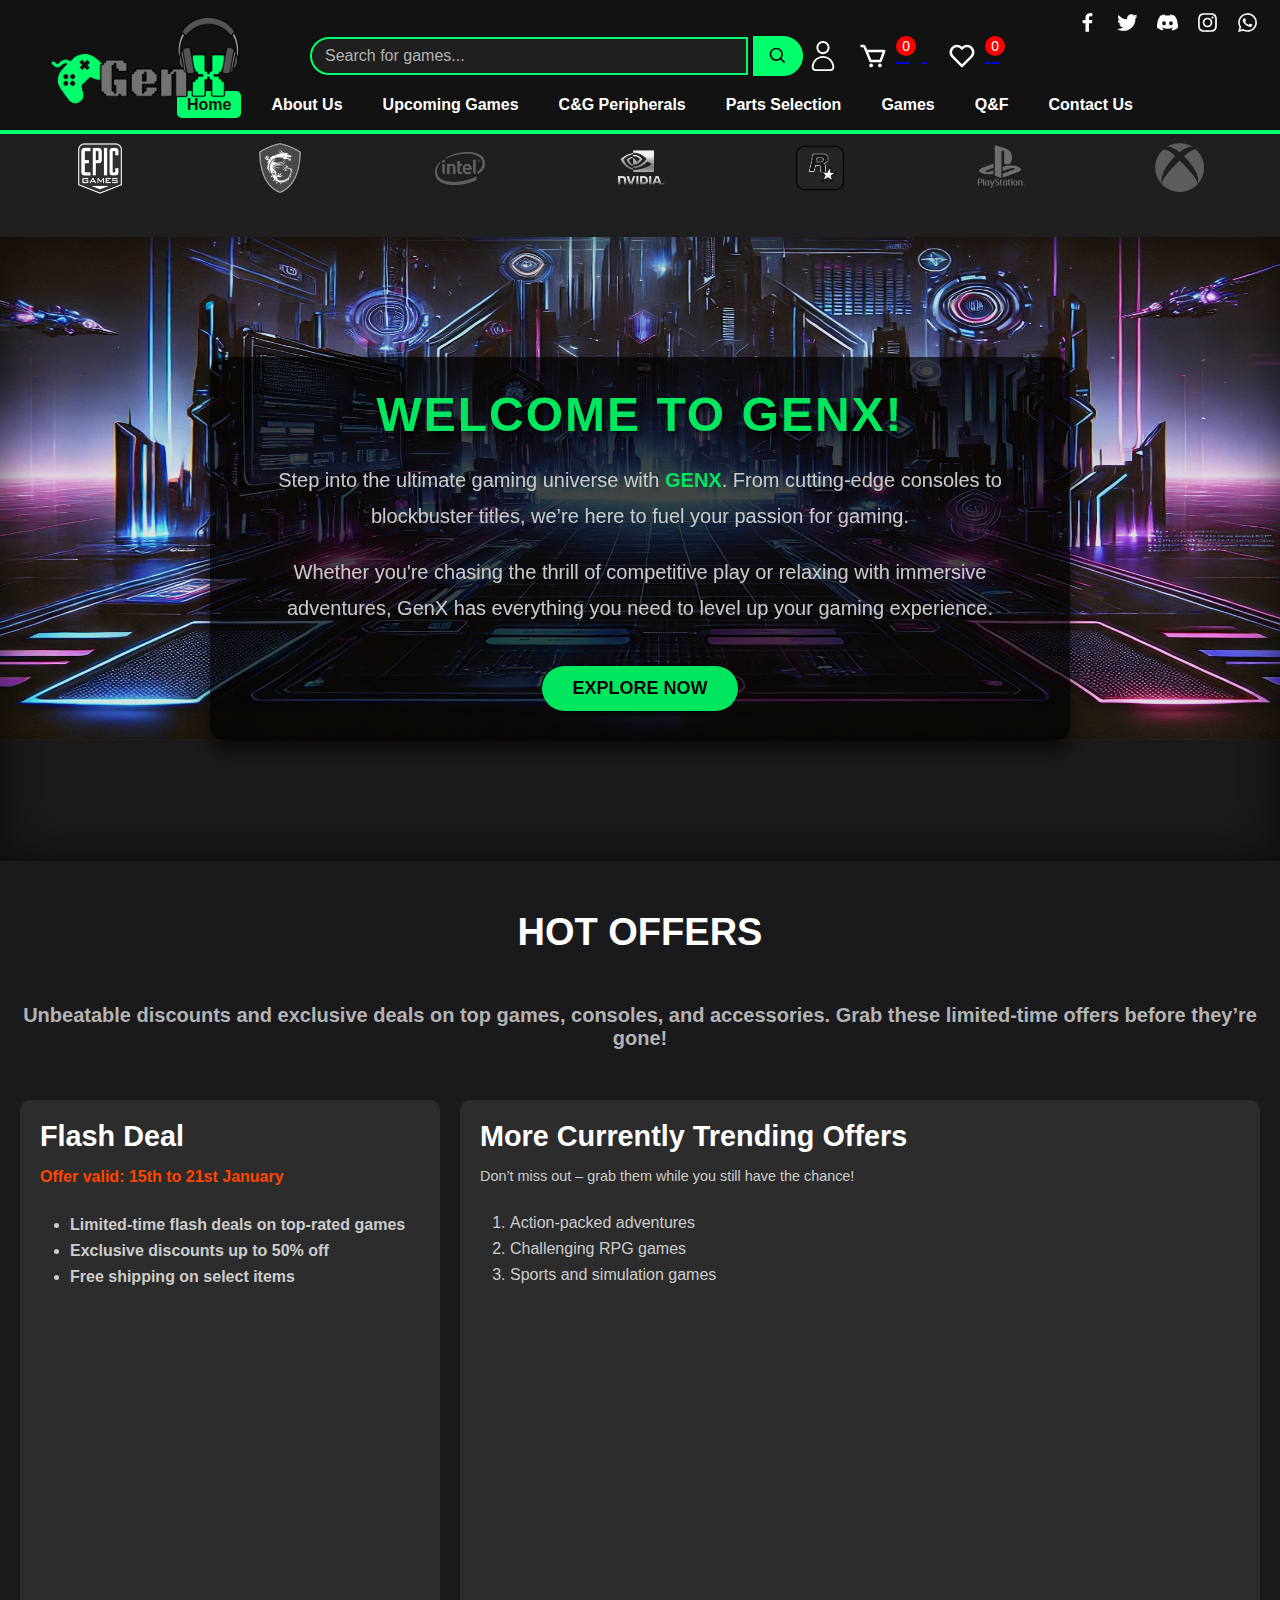
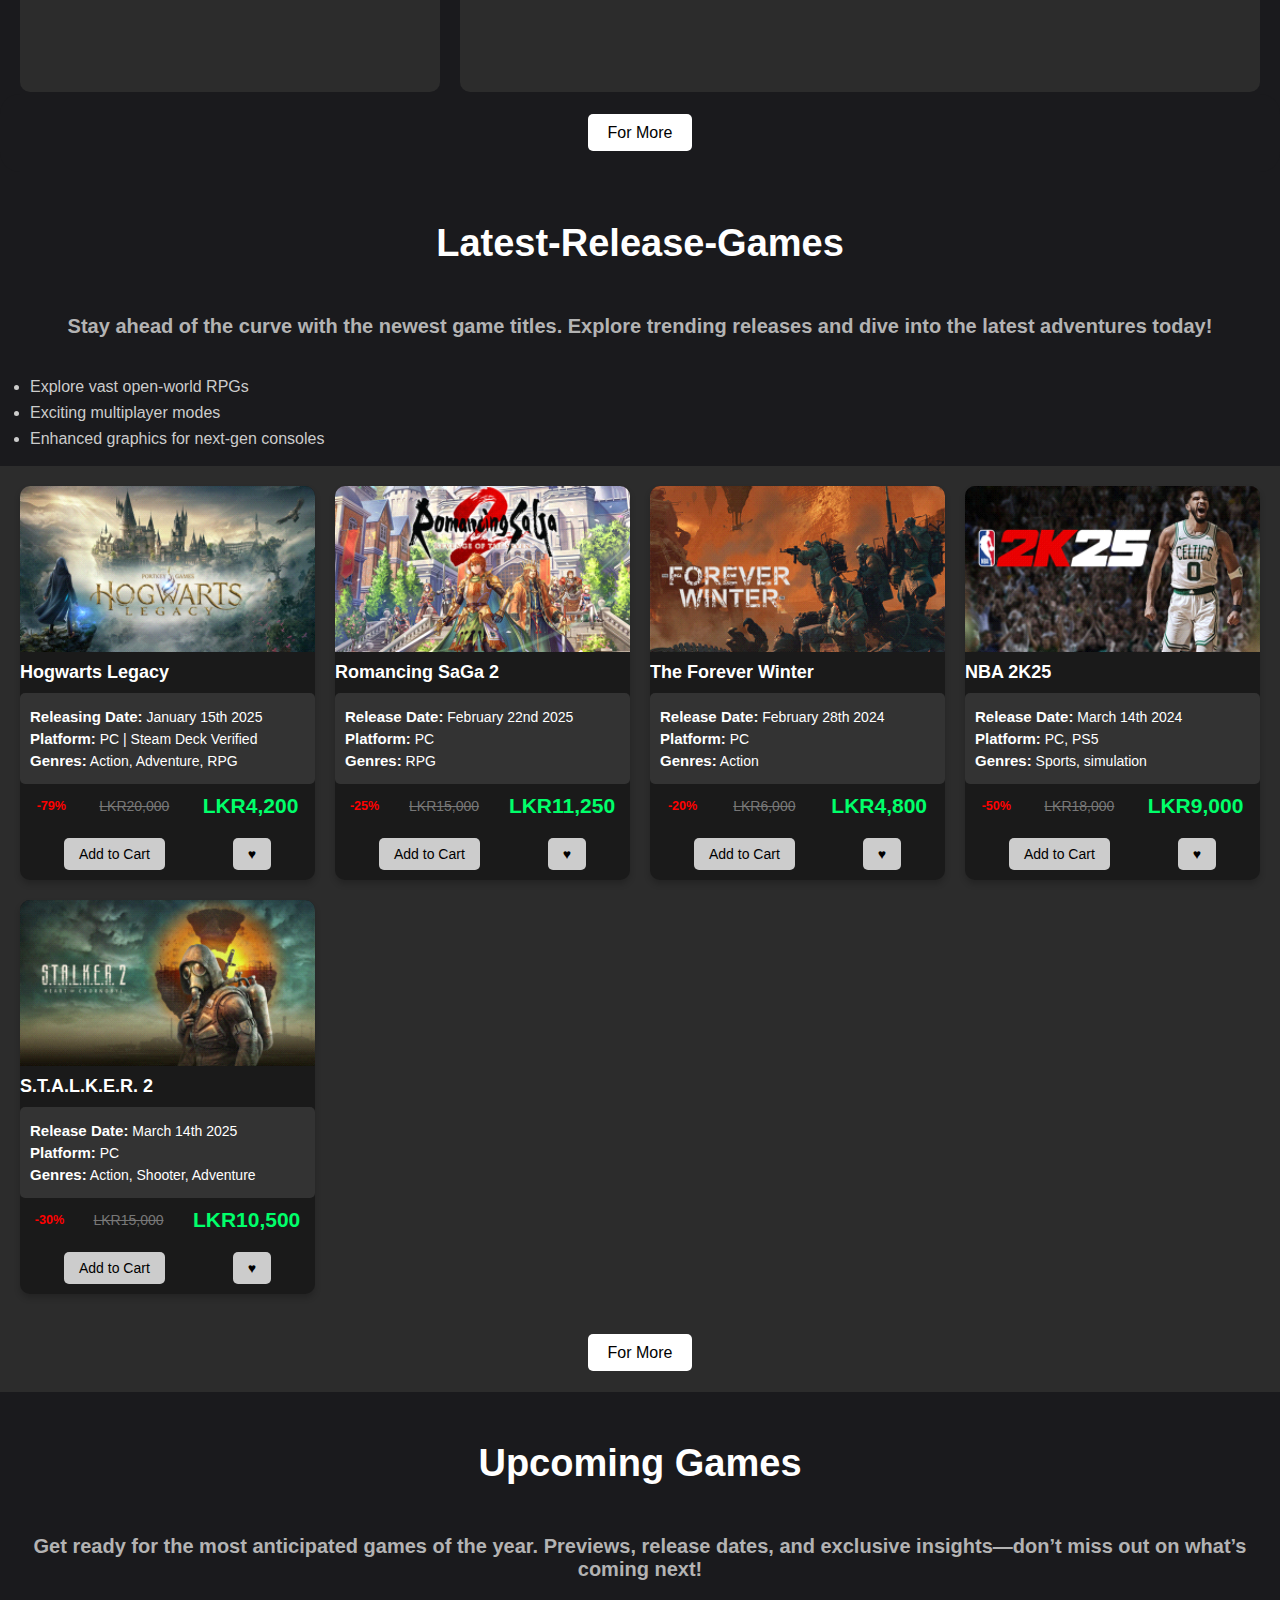
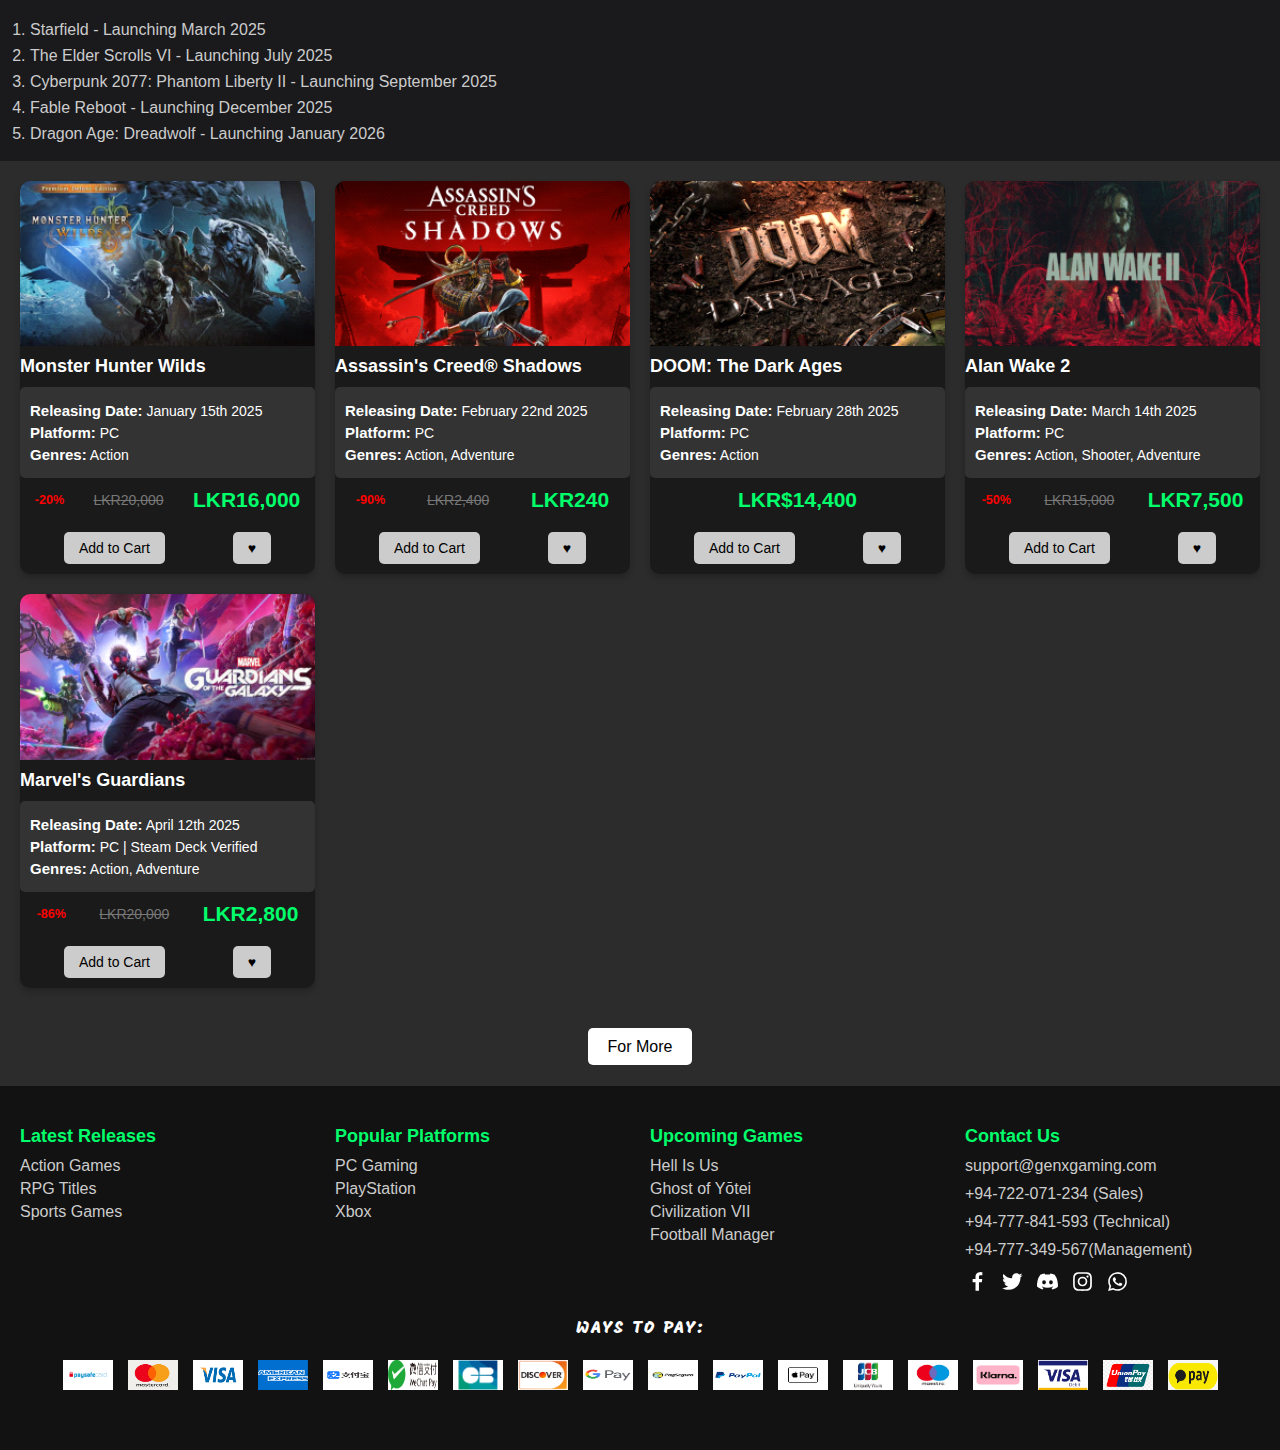
<file: index.html>
<!DOCTYPE html>
<html lang="en">
<head>
    <meta charset="UTF-8">
    <meta name="viewport" content="width=device-width, initial-scale=1.0">
    <link rel="stylesheet" href="index.css">
    <title>GenX - Gaming Store</title>
    <link rel="shortcut icon" href="images/GenX_Logo.png" type="image/x-icon">

    <link rel="preconnect" href="https://fonts.googleapis.com">
    <link rel="preconnect" href="https://fonts.gstatic.com" crossorigin>
    <link href="https://fonts.googleapis.com/css2?family=Mogra&display=swap" rel="stylesheet">
</head>
<body>
    <header>
        <div class="social-media-icons">
            <a href="https://www.facebook.com" target="_blank">
                <img src="images/bxl-facebook.svg" alt="Facebook">
            </a>
            <a href="https://www.twitter.com" target="_blank">
                <img src="images/bxl-twitter.svg" alt="Twitter">
            </a>
            <a href="https://www.discord.com" target="_blank">
                <img src="images/bxl-discord-alt.svg" alt="Discord">
            </a>
            <a href="https://www.instagram.com" target="_blank">
                <img src="images/bxl-instagram.svg" alt="Instagram">
            </a>
            <a href="https://www.whatsapp.com" target="_blank">
                <img src="images/bxl-whatsapp.svg" alt="Whatsapp">
            </a>
        </div>
        <div class="logo-container">
            <img src="images/GenX_Logo.png" alt="Logo" class="logo">
        </div>
        <div class="header-content">
            <div class="search-bar">
                <input type="text" placeholder="Search for games...">
                <button type="submit" class="search-btn">
                    <img src="images/bx-search.svg" alt="Search" class="button-icon">
                </button>
                <div class="login-icon-container">
                    <a href="login.html">
                        <img src="images/login.svg" alt="Login" class="login-icon">
                    </a>
                </div>
                <div class="header-icons">
                    <a href="order.html" id="cart-icon">
                        <img src="images/bx-cart.svg" alt="Cart" class="header-icon-img"> <span id="cart-count">0</span>
                    </a>
                    <a href="favorites.html" id="favorite-icon">
                        <img src="images/bx-heart.svg" alt="Favorites" class="header-icon-img"> <span id="fav-count">0</span>
                    </a>
                </div>
            </div>                                    
            <nav class="navbar">
                <ul>
                    <li><a class="active dropbtn" href="./index.html">Home</a></li>
                    <li><a href="./aboutus.html">About Us</a></li>
                    <li><a href="./upcominggames.html">Upcoming Games</a></li>
                    <li class="dropdown">
                        <a href="javascript:void(0)" class="dropbtn">C&G Peripherals</a>
                        <div class="dropdown-content">
                            <a href="./c&gperipherals.html">Console</a>
                            <a href="./c&gperipherals.html">Peripherals</a>
                        </div>
                    </li>
                    <li class="dropdown">
                        <a href="javascript:void(0)">Parts Selection</a>
                        <div class="dropdown-content">
                            <a href="./partsselection.html">Processors</a>
                            <a href="./partsselection.html">Graphic Cards</a>
                            <a href="./partsselection.html">Motherboards</a>
                            <a href="./partsselection.html">RAMS</a>
                            <a href="./partsselection.html">Storages</a>
                        </div>
                    </li>
                    <li><a href="./games.html">Games</a></li>
                    <li><a href="./q&f.html">Q&F</a></li>
                    <li><a href="contactus.html">Contact Us</a></li>
                </ul>
            </nav>
        </div>
        <div class="menu-toggle" onclick="toggleMobileMenu(this)">
            <span></span>
            <span></span>
            <span></span>
        </div>
  
    </header>

    <main>
        <div class="logos-container">
            <img src="images/brandlogo3.png" alt="Epic Games Logo">
            <img src="images/brandlogo2.png" alt="MSI Logo">
            <img src="images/brandlogo5.png" alt="Nintendo Logo">
            <img src="images/brandlogo1.png" alt="NVIDIA Logo">
            <img src="images/brandlogo6.png" alt="PlayStation Logo">
            <img src="images/brandlogo7.png" alt="PlayStation Logo">
            <img src="images/brandlogo4.png" alt="PlayStation Logo">
        </div>
        <section class="introduction">
            <div class="introduction-content">
                <h1>Welcome to GenX!</h1>
                <p>
                    Step into the ultimate gaming universe with <span>GenX</span>. From cutting-edge consoles 
                    to blockbuster titles, we’re here to fuel your passion for gaming. 
                </p>
                <p>
                    Whether you're chasing the thrill of competitive play or relaxing with immersive adventures, 
                    GenX has everything you need to level up your gaming experience.
                </p>
                <a href="games.html" class="cta-button">Explore Now</a>
            </div>
        </section>
        <section class="games-list">
            <h2>HOT OFFERS</h2>
            <h5>Unbeatable discounts and exclusive deals on top games, consoles, and accessories. Grab these limited-time offers before they’re gone!</h5>
            <section class="deals-container">
                <div class="flash-deal">
                    <h3 class="section-title">Flash Deal</h3>
                    <p class="deal-dates animate">Offer valid: <span>15th to 21st January</span></p>
                    <ul class="offer-highlights">
                        <li>Limited-time flash deals on top-rated games</li>
                        <li>Exclusive discounts up to 50% off</li>
                        <li>Free shipping on select items</li>
                    </ul>
                    <div class="deal-card fade-in">
                        <div class="image-container">
                            <a href="#">
                                <img src="images/games9.jpg" alt="Destiny 2: Legacy Collection" class="deal-image">
                            </a>
                            <div class="hover-description">
                                <p><strong>Description:</strong> Embark on a cinematic story in an action-packed and thriving universe.</p>
                                <p><strong>Release Date:</strong> May 25th 2024</p>
                                <p><strong>Platform:</strong> PC</p>
                                <p><strong>Genres:</strong> Action, Adventure</p>
                                <p><strong>Price:</strong> LKR10,200</p>
                            </div>
                        </div>
                        <h4 class="product-name">Destiny 2: Legacy Collection</h4>
                        <p class="stock">Left: 49 | Sold: 41</p>
                        <p class="price">
                            <span class="final-price">LKR10,200</span>
                            <span class="discount">(40% OFF)</span>
                            <span class="original-price">LKR17,000</span>
                        </p>
                        <button class="cart-btn">Add to Cart</button>
                    </div>
                </div>
                <div class="trending-offers">
                    <h3 class="section-title">More Currently Trending Offers</h3>
                    <p class="caption">Don’t miss out – grab them while you still have the chance!</p>
                    <ol class="trending-types">
                        <li>Action-packed adventures</li>
                        <li>Challenging RPG games</li>
                        <li>Sports and simulation games</li>
                    </ol>
                    <div class="offers-grid">
                        <div class="offer-card fade-in">
                            <div class="image-container">
                                <a href="#">
                                    <img src="images/games3.jpg" alt="The Forever Winter">
                                </a>
                                <div class="hover-description">
                                    <p><strong>Description:</strong>  The battlefield is unpredictable thanks to The Forever Winter’s Dynamic Encounter system: enemies have their own goals and agendas.</p>
                                    <p><strong>Release Date:</strong> February 28th 2024</p>
                                    <p><strong>Platform:</strong> PC</p>
                                    <p><strong>Genres:</strong> Action</p>
                                    <p><strong>Price:</strong> LKR4,800</p>
                                </div>
                            </div>
                            <h4 class="product-name">The Forever Winter</h4>
                            <p class="stock">Left: 12 | Sold: 6</p>
                            <p class="price">
                                <span class="final-price">LKR4,800</span>
                                <span class="discount">(20% OFF)</span>
                                <span class="original-price">LKR6,000</span>
                            </p>
                            <button class="cart-btn">Add to Cart</button>
                        </div>
                        <div class="offer-card fade-in">
                            <div class="image-container">
                                <a href="#">
                                    <img src="images/games8.jpg" alt="Zombie Army 4: Dead War">
                                </a>
                                <div class="hover-description">
                                    <p><strong>Description:</strong> Hitler’s hordes are back for more in this spine-chilling shooter from the makers of Sniper Elite 4! </p>
                                    <p><strong>Release Date:</strong> April 15th 2022</p>
                                    <p><strong>Platform:</strong> PC</p>
                                    <p><strong>Genres:</strong> Action</p>
                                    <p><strong>Price:</strong> LKR4,704</p>
                                </div>
                            </div>
                            <h4 class="product-name">Zombie Army 4: Dead War</h4>
                            <p class="stock">Left: 8 | Sold: 10</p>
                            <p class="price">
                                <span class="final-price">LKR4,704</span>
                                <span class="discount">(16% OFF)</span>
                                <span class="original-price">LKR4,704</span>
                            </p>
                            <button class="cart-btn">Add to Cart</button>
                        </div>
                    </div>
                </div>
            </section>
        </section> 
        <div>
            <div class="btn-container">
                <a href="games.html" class="more-btn">For More</a>
            </div>
        </div>      
        <section class="games-list">
            <h2>Latest-Release-Games</h2>
            <h5>Stay ahead of the curve with the newest game titles. Explore trending releases and dive into the latest adventures today!</h5>
            <ul class="game-highlights">
                <li>Explore vast open-world RPGs</li>
                <li>Exciting multiplayer modes</li>
                <li>Enhanced graphics for next-gen consoles</li>
            </ul>
            <div class="store-items">
                <div class="item-card">
                    <div class="image-container">
                        <a href="game1-details.html">
                            <img src="images/games1.jpg" alt="Hogwarts Legacy">
                        </a>
                        <div class="hover-description">
                            <p><strong>Description:</strong> ThHogwarts Legacy is an immersive, open-world action RPG set in the world first introduced in the Harry Potter books.</p>
                            <p><strong>Releasing Date:</strong> January 15th 2024</p>
                            <p><strong>Platform:</strong> PC | Steam Deck Verified</p>
                        <p><strong>Genres:</strong> Action, Adventure, RPG</p>
                            <p><strong>Price:</strong> LKR4,200</p>
                        </div>
                    </div>
                    <h3>Hogwarts Legacy</h3>
                    <div class="details">
                        <p><strong>Releasing Date:</strong> January 15th 2025</p>
                        <p><strong>Platform:</strong> PC | Steam Deck Verified</p>
                        <p><strong>Genres:</strong> Action, Adventure, RPG</p>
                    </div>
                    <div class="pricing">
                        <span class="discount">-79%</span>
                        <span class="original-price">LKR20,000</span>
                        <span class="final-price">LKR4,200</span>
                    </div>
                    <div class="actions">
                        <button>Add to Cart</button>
                        <button class="wishlist-btn">♥</button>
                    </div>
                </div>
                <div class="item-card">
                    <div class="image-container">
                        <a href="game1-details.html">
                            <img src="images/games2.jpg" alt="Romancing SaGa 2: Revenge of the Seven">
                        </a>
                        <div class="hover-description">
                            <p><strong>Description:</strong> Romancing SaGa 2: Revenge of the Seven is a full remake of the groundbreaking non-linear RPG Romancing SaGa 2.</p>
                            <p><strong>Release Date:</strong> February 22nd 2024</p>
                            <p><strong>Platform:</strong> PC</p>
                            <p><strong>Genres:</strong> RPG</p>
                            <p><strong>Price:</strong> LKR11,250</p>
                        </div>
                    </div>
                    <h3>Romancing SaGa 2</h3>
                    <div class="details">
                        <p><strong>Release Date:</strong> February 22nd 2025</p>
                        <p><strong>Platform:</strong> PC</p>
                        <p><strong>Genres:</strong> RPG</p>
                    </div>
                    <div class="pricing">
                        <span class="discount">-25%</span>
                        <span class="original-price">LKR15,000</span>
                        <span class="final-price">LKR11,250</span>
                    </div>
                    <div class="actions">
                        <button>Add to Cart</button>
                        <button class="wishlist-btn">♥</button>
                    </div>
                </div>
                <div class="item-card">
                    <div class="image-container">
                        <a href="game1-details.html">
                            <img src="images/games3.jpg" alt="The Forever Winter">
                        </a>
                        <div class="hover-description">
                            <p><strong>Description:</strong>  The battlefield is unpredictable thanks to The Forever Winter’s Dynamic Encounter system: enemies have their own goals and agendas.</p>
                            <p><strong>Release Date:</strong> February 28th 2024</p>
                            <p><strong>Platform:</strong> PC</p>
                            <p><strong>Genres:</strong> Action</p>
                            <p><strong>Price:</strong> LKR4,800</p>
                        </div>
                    </div>
                    <h3>The Forever Winter</h3>
                    <div class="details">
                        <p><strong>Release Date:</strong> February 28th 2024</p>
                        <p><strong>Platform:</strong> PC</p>
                        <p><strong>Genres:</strong> Action</p>
                    </div>
                    <div class="pricing">
                        <span class="discount">-20%</span>
                        <span class="original-price">LKR6,000</span>
                        <span class="final-price">LKR4,800</span>
                    </div>
                    <div class="actions">
                        <button>Add to Cart</button>
                        <button class="wishlist-btn">♥</button>
                    </div>
                </div>
                <div class="item-card">
                    <div class="image-container">
                        <a href="game1-details.html">
                            <img src="images/games4.jpg" alt="NBA 2K25">
                        </a>
                        <div class="hover-description">
                            <p><strong>Description:</strong> Command every court with authenticity and realism Powered by ProPLAY™, giving you ultimate control over how you play in NBA 2K25.</p>
                            <p><strong>Release Date:</strong> March 14th 2024</p>
                            <p><strong>Platform:</strong> PC, PS5</p>
                            <p><strong>Genres:</strong> Sports, simulation</p>
                            <p><strong>Price:</strong> LKR9,000</p>
                        </div>
                    </div>
                    <h3>NBA 2K25</h3>
                    <div class="details">
                        <p><strong>Release Date:</strong> March 14th 2024</p>
                        <p><strong>Platform:</strong> PC, PS5</p>
                        <p><strong>Genres:</strong> Sports, simulation</p>
                    </div>
                    <div class="pricing">
                        <span class="discount">-50%</span>
                        <span class="original-price">LKR18,000</span>
                        <span class="final-price">LKR9,000</span>
                    </div>
                    <div class="actions">
                        <button>Add to Cart</button>
                        <button class="wishlist-btn">♥</button>
                    </div>
                </div>
                <div class="item-card">
                    <div class="image-container">
                        <a href="game1-details.html">
                            <img src="images/games5.jpg" alt="S.T.A.L.K.E.R. 2: Heart of Chornobyl">
                        </a>
                        <div class="hover-description">
                            <p><strong>Description:</strong> Chornobyl Exclusion Zone has changed dramatically after the second massive explosion in year 2006.</p>
                            <p><strong>Release Date:</strong> March 14th 2024</p>
                            <p><strong>Platform:</strong> PC</p>
                            <p><strong>Genres:</strong> Action, Shooter, Adventure</p>
                            <p><strong>Price:</strong> LKR10,500</p>
                        </div>
                    </div>
                    <h3>S.T.A.L.K.E.R. 2</h3>
                    <div class="details">
                        <p><strong>Release Date:</strong> March 14th 2025</p>
                        <p><strong>Platform:</strong> PC</p>
                        <p><strong>Genres:</strong> Action, Shooter, Adventure</p>
                    </div>
                    <div class="pricing">
                        <span class="discount">-30%</span>
                        <span class="original-price">LKR15,000</span>
                        <span class="final-price">LKR10,500</span>
                    </div>
                    <div class="actions">
                        <button>Add to Cart</button>
                        <button class="wishlist-btn">♥</button>
                    </div>
                </div>
            </div>
        </SECtion>
        <div>
            <div class="button-container">
                <a href="games.html" class="more-button">For More</a>
            </div>
        </div>
        <section class="games-list">
            <h2>Upcoming Games</h2>
            <h5>Get ready for the most anticipated games of the year. Previews, release dates, and exclusive insights—don’t miss out on what’s coming next!</h5>
            <ol class="upcoming-games-list">
                <li>Starfield - Launching March 2025</li>
                <li>The Elder Scrolls VI - Launching July 2025</li>
                <li>Cyberpunk 2077: Phantom Liberty II - Launching September 2025</li>
                <li>Fable Reboot - Launching December 2025</li>
                <li>Dragon Age: Dreadwolf - Launching January 2026</li>
            </ol>
            <div class="store-items">
                <div class="item-card">
                    <div class="image-container">
                        <a href="game1-details.html">
                            <img src="images/upcoming1.jpg" alt="Monster Hunter Wilds">
                        </a>
                        <div class="hover-description">
                            <p><strong>Description:</strong> This is a story of monsters and humans and their struggles to live in harmony in a world of duality.</p>
                            <p><strong>Releasing Date:</strong> January 15th 2025</p>
                            <p><strong>Platform:</strong> PC</p>
                            <p><strong>Genres:</strong> Action</p>
                            <p><strong>Price:</strong> LKR16,000</p>
                        </div>
                    </div>
                    <h3>Monster Hunter Wilds</h3>
                    <div class="details">
                        <p><strong>Releasing Date:</strong> January 15th 2025</p>
                        <p><strong>Platform:</strong> PC</p>
                        <p><strong>Genres:</strong> Action</p>
                    </div>
                    <div class="pricing">
                        <span class="discount">-20%</span>
                        <span class="original-price">LKR20,000</span>
                        <span class="final-price">LKR16,000</span>
                    </div>
                    <div class="actions">
                        <button>Add to Cart</button>
                        <button class="wishlist-btn">♥</button>
                    </div>
                </div>
                <div class="item-card">
                    <div class="image-container">
                        <a href="game1-details.html">
                            <img src="images/upcoming2.jpg" alt="Assassin's Creed® Shadows">
                        </a>
                        <div class="hover-description">
                            <p><strong>Description:</strong> While investigating the disappearance of twin girls at Winterlake - something terrible happens to Caroline Walker.</p>
                            <p><strong>Releasing Date:</strong> February 22nd 2025</p>
                            <p><strong>Platform:</strong> PC</p>
                            <p><strong>Genres:</strong> Action, Adventure</p>
                            <p><strong>Price:</strong> LKR240</p>
                        </div>
                    </div>
                    <h3>Assassin's Creed® Shadows</h3>
                    <div class="details">
                        <p><strong>Releasing Date:</strong> February 22nd 2025</p>
                        <p><strong>Platform:</strong> PC</p>
                        <p><strong>Genres:</strong> Action, Adventure</p>
                    </div>
                    <div class="pricing">
                        <span class="discount">-90%</span>
                        <span class="original-price">LKR2,400</span>
                        <span class="final-price">LKR240</span>
                    </div>
                    <div class="actions">
                        <button>Add to Cart</button>
                        <button class="wishlist-btn">♥</button>
                    </div>
                </div>
                <div class="item-card">
                    <div class="image-container">
                        <a href="game1-details.html">
                            <img src="images/upcoming3.jpg" alt="DOOM: The Dark Ages">
                        </a>
                        <div class="hover-description">
                            <p><strong>Description:</strong>  The Dark Ages is the single-player, action FPS prequel to the critically acclaimed DOOM (2016) and DOOM Eternal.</p>
                            <p><strong>Releasing Date:</strong> February 28th 2025</p>
                            <p><strong>Platform:</strong> PC</p>
                            <p><strong>Genres:</strong> Action</p>
                            <p><strong>Price:</strong> LKR14,400</p>
                        </div>
                    </div>
                    <h3>DOOM: The Dark Ages</h3>
                    <div class="details">
                        <p><strong>Releasing Date:</strong> February 28th 2025</p>
                        <p><strong>Platform:</strong> PC</p>
                        <p><strong>Genres:</strong> Action</p>
                    </div>
                    <div class="pricing">
                        <span class="final-price">LKR$14,400</span>
                    </div>
                    <div class="actions">
                        <button>Add to Cart</button>
                        <button class="wishlist-btn">♥</button>
                    </div>
                </div>
                <div class="item-card">
                    <div class="image-container">
                        <a href="game1-details.html">
                            <img src="images/upcoming5.jpg" alt="Alan Wake 2">
                        </a>
                        <div class="hover-description">
                            <p><strong>Description:</strong> A string of ritualistic murders threatens Bright Falls, a small-town community surrounded by Pacific Northwest wilderness.</p>
                            <p><strong>Releasing Date:</strong> March 14th 2025</p>
                            <p><strong>Platform:</strong> PC</p>
                            <p><strong>Genres:</strong> Action, Shooter, Adventure</p>
                            <p><strong>Price:</strong> LKR7,500</p>
                        </div>
                    </div>
                    <h3>Alan Wake 2</h3>
                    <div class="details">
                        <p><strong>Releasing Date:</strong> March 14th 2025</p>
                        <p><strong>Platform:</strong> PC</p>
                        <p><strong>Genres:</strong> Action, Shooter, Adventure</p>
                    </div>
                    <div class="pricing">
                        <span class="discount">-50%</span>
                        <span class="original-price">LKR15,000</span>
                        <span class="final-price">LKR7,500</span>
                    </div>
                    <div class="actions">
                        <button>Add to Cart</button>
                        <button class="wishlist-btn">♥</button>
                    </div>
                </div>
                <div class="item-card">
                    <div class="image-container">
                        <a href="game1-details.html">
                            <img src="images/upcoming6.jpg" alt="Marvel's Guardians">
                        </a>
                        <div class="hover-description">
                            <p><strong>Description:</strong> Fire up a wild ride across the cosmos with a fresh take on Marvel’s Guardians of the Galaxy.</p>
                            <p><strong>Releasing Date:</strong> April 12th 2025</p>
                            <p><strong>Platform:</strong> PC | Steam Deck Verified</p>
                            <p><strong>Genres:</strong> Action, Adventure</p>
                            <p><strong>Price:</strong> LKR2,800</p>
                        </div>
                    </div>
                    <h3>Marvel's Guardians</h3>
                    <div class="details">
                        <p><strong>Releasing Date:</strong> April 12th 2025</p>
                        <p><strong>Platform:</strong> PC | Steam Deck Verified</p>
                        <p><strong>Genres:</strong> Action, Adventure</p>
                    </div>
                    <div class="pricing">
                        <span class="discount">-86%</span>
                        <span class="original-price">LKR20,000</span>
                        <span class="final-price">LKR2,800</span>
                    </div>
                    <div class="actions">
                        <button>Add to Cart</button>
                        <button class="wishlist-btn">♥</button>
                    </div>
                </div>
            </div>
        </section>
            <div>
                <div class="button-container">
                    <a href="upcominggames.html" class="more-button">For More</a>
                </div>
            </div>
    </main>

         <!-- Footer Section  -->
<footer>
    <div class="footer-container">
        <div class="footer-column">
            <h3>Latest Releases</h3>
            <ul>
                <li>Action Games</li>
                <li>RPG Titles</li>
                <li>Sports Games</li>
            </ul>
        </div>
        <div class="footer-column">
            <h3>Popular Platforms</h3>
            <ol>
                <li>PC Gaming</li>
                <li>PlayStation</li>
                <li>Xbox</li>
            </ol>
        </div>
        <div class="footer-column">
            <h3>Upcoming Games</h3>
            <ol>
                <li>Hell Is Us</li>
                <li>Ghost of Yōtei</li>
                <li>Civilization VII</li>
                <li>Football Manager</li>
            </ol>
        </div>
        <div class="footer-column">
            <h3>Contact Us</h3>
            <div>
                <p>support@genxgaming.com</p>
                <p>+94-722-071-234 (Sales)</p>
                <p>+94-777-841-593 (Technical)</p>
                <p>+94-777-349-567(Management)</p>
            </div>
            <div class="social-icons">
                <a href="https://www.facebook.com"><img src="images/bxl-facebook.svg" alt="Facebook"></a>
                <a href="https://www.twitter.com"><img src="images/bxl-twitter.svg" alt="Twitter"></a>
                <a href="https://www.discord.com"><img src="images/bxl-discord-alt.svg" alt="Discord"></a>
                <a href="https://www.instagram.com"><img src="images/bxl-instagram.svg" alt="Instagram"></a>
                <a href="https://www.whatsapp.com"><img src="images/bxl-whatsapp.svg" alt="Whatsapp"></a>
            </div>
        </div>
    </div>
    <div class="footer-payment">
        <h3>Ways to Pay:</h3>
        <div class="payment-methods">
            <img src="images/Paysafe.png" alt="Paysafe">
            <img src="images/MasterCard.webp" alt="MasterCard">
            <img src="images/Visa.jpg" alt="Visa">
            <img src="images/American-Express.webp" alt="American Express">
            <img src="images/AliPay.jpg" alt="AliPay">
            <img src="images/WeChat-Pay.png" alt="WeChat Pay">
            <img src="images/CB.png" alt="CB">
            <img src="images/Discover.jpg" alt="Discover">
            <img src="images/Google-Pay.png" alt="Google Pay">
            <img src="images/PagSeguro.png" alt="PagSeguro">
            <img src="images/PayPal.png" alt="PayPal">
            <img src="images/Apple-Pay.jpg" alt="Apple Pay">
            <img src="images/JCB.jpg" alt="JCB">
            <img src="images/Maestro.jpg" alt="Maestro">
            <img src="images/Klarna.webp" alt="Klarna">
            <img src="images/Visa-Debit.jpeg" alt="Visa Debit">
            <img src="images/UnionPay.png" alt="UnionPay">
            <img src="images/Yellow-Pay.png" alt="Yellow Pay">
        </div>
    </div>
</footer>
<script>
function toggleMobileMenu(menuToggle = null) {
    const navList = document.querySelector('.navbar ul');
    navList.classList.toggle('active');

    if (menuToggle) {
        menuToggle.classList.toggle('active');
    }

    // Get all navigation items
    const navItems = document.querySelectorAll('.navbar ul li a');
    navItems.forEach(item => {
        item.onclick = (e) => {
            const href = item.getAttribute("href");

            // Prevent closing when clicking on the 'Parts Selection' dropdown
            if (item.closest('li').classList.contains('dropdown') && href === "javascript:void(0)") {
                // Do nothing, so the menu remains open
                e.preventDefault(); // Prevent default behavior
                return;
            }

            // If it's a hash link (like #graphic-section), delay closing the menu for smooth scroll
            if (href.startsWith("#")) {
                // Delay closing the menu so that the page scrolls smoothly first
                setTimeout(() => {
                    navList.classList.remove('active');
                    if (menuToggle) {
                        menuToggle.classList.remove('active');
                    }
                }, 300); // Adjust delay if needed
            } else {
                // For regular links, close the menu immediately
                navList.classList.remove('active');
                if (menuToggle) {
                    menuToggle.classList.remove('active');
                }
            }
        };
    });
}
</script>
</body>
</html>
</file>
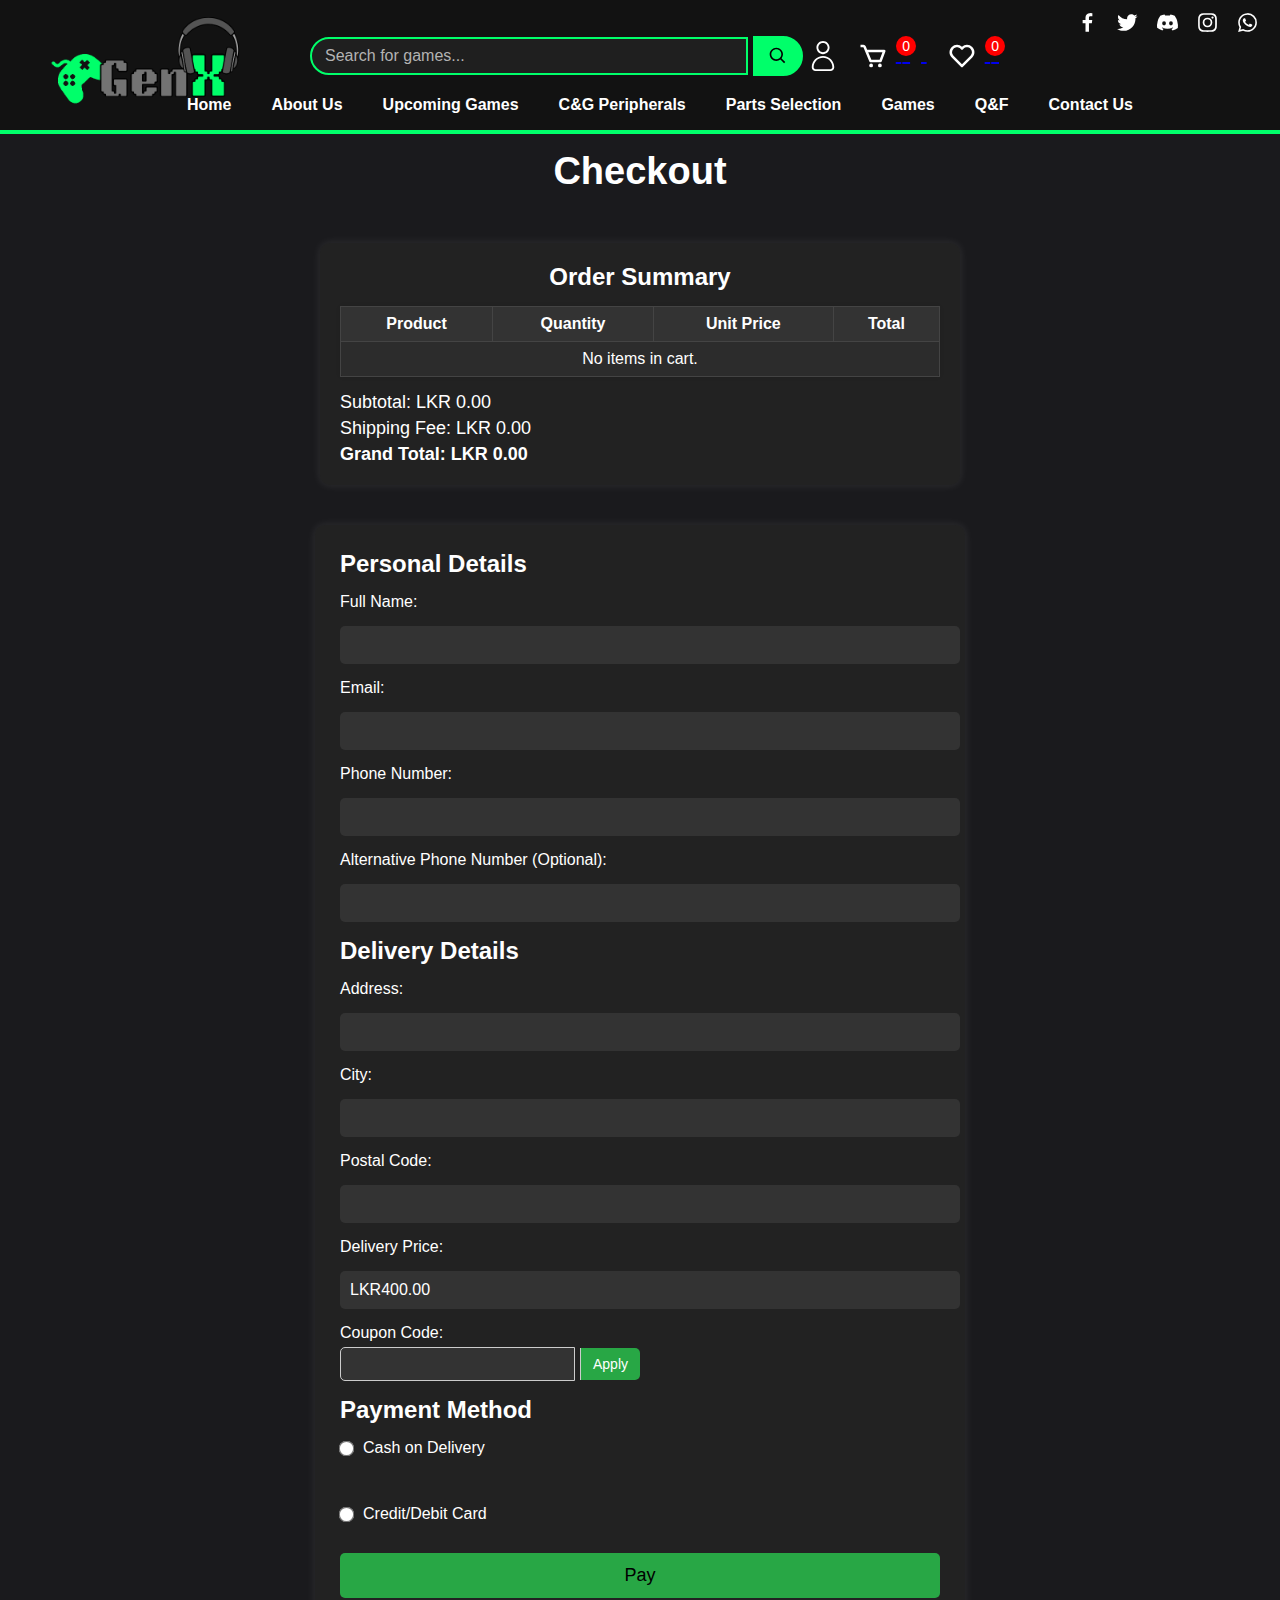
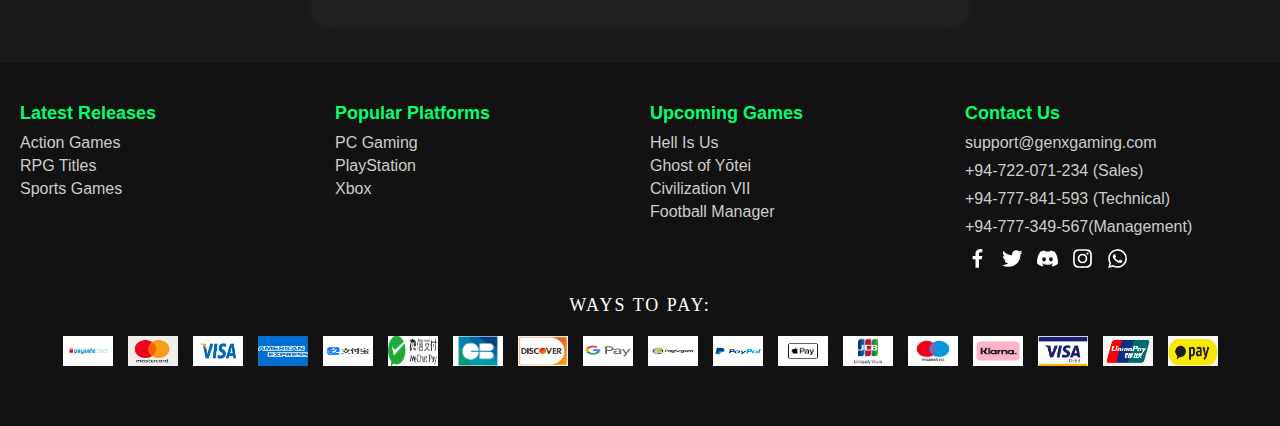
<file: checkout.html>
<!DOCTYPE html>
<html lang="en">
<head>
    <meta charset="UTF-8">
    <meta name="viewport" content="width=device-width, initial-scale=1.0">
    <title>Checkout</title>
    <link rel="shortcut icon" href="images/GenX_Logo.png" type="image/x-icon">
    <link rel="stylesheet" href="style.css">
</head>
<body>

    <header>
        <div class="social-media-icons">
            <a href="https://www.facebook.com" target="_blank">
                <img src="images/bxl-facebook.svg" alt="Facebook">
            </a>
            <a href="https://www.twitter.com" target="_blank">
                <img src="images/bxl-twitter.svg" alt="Twitter">
            </a>
            <a href="https://www.discord.com" target="_blank">
                <img src="images/bxl-discord-alt.svg" alt="Discord">
            </a>
            <a href="https://www.instagram.com" target="_blank">
                <img src="images/bxl-instagram.svg" alt="Instagram">
            </a>
            <a href="https://www.whatsapp.com" target="_blank">
                <img src="images/bxl-whatsapp.svg" alt="Whatsapp">
            </a>
        </div>
        <div class="logo-container">
            <img src="images/GenX_Logo.png" alt="Logo" class="logo">
        </div>
        <div class="header-content">
            <div class="search-bar">
                <input type="text" placeholder="Search for games...">
                <button type="submit" class="search-btn">
                    <img src="images/bx-search.svg" alt="Search" class="button-icon">
                </button>
                <div class="login-icon-container">
                    <a href="login.html">
                        <img src="images/login.svg" alt="Login" class="login-icon">
                    </a>
                </div>
                <div class="header-icons">
                    <a href="order.html" id="cart-icon">
                        <img src="images/bx-cart.svg" alt="Cart" class="header-icon-img"> <span id="cart-count">0</span>
                    </a>
                    <a href="favorites.html" id="favorite-icon">
                        <img src="images/bx-heart.svg" alt="Favorites" class="header-icon-img"> <span id="fav-count">0</span>
                    </a>
                </div>
            </div>                                    
            <nav class="navbar">
                <ul>
                    <li><a href="./index.html">Home</a></li>
                    <li><a href="./aboutus.html">About Us</a></li>
                    <li><a href="./upcominggames.html">Upcoming Games</a></li>
                    <li class="dropdown">
                        <a href="javascript:void(0)" class="dropbtn">C&G Peripherals</a>
                        <div class="dropdown-content">
                            <a href="./c&gperipherals.html">Console</a>
                            <a href="./c&gperipherals.html">Peripherals</a>
                        </div>
                    </li>
                    <li class="dropdown">
                        <a href="javascript:void(0)" class="dropbtn">Parts Selection</a>
                        <div class="dropdown-content">
                            <a href="./partsselection.html">Processors</a>
                            <a href="./partsselection.html">Graphic Cards</a>
                            <a href="./partsselection.html">Motherboards</a>
                            <a href="./partsselection.html">RAMS</a>
                            <a href="./partsselection.html">Storages</a>
                        </div>
                    </li>
                    <li><a href="./games.html">Games</a></li>
                    <li><a href="./q&f.html">Q&F</a></li>
                    <li><a href="contactus.html">Contact Us</a></li>
                </ul>
            </nav>
        </div>
        <div class="menu-toggle" onclick="toggleMobileMenu(this)">
            <span></span>
            <span></span>
            <span></span>
        </div>
    </header>

        <main>
            <h1 id="checkout-heading">Checkout</h1>

            <h1 id="order-confirmation-heading">Thanks for Shopping with Us!</h1>
            <section class="order-summary">
                <h2>Order Summary</h2>
                <table id="order-summary-table">
                    <thead>
                        <tr>
                            <th>Product</th>
                            <th>Quantity</th>
                            <th>Unit Price</th>
                            <th>Total</th>
                        </tr>
                    </thead>
                    <tbody>
                        <!-- Items will be inserted dynamically here -->
                    </tbody>
                </table>
                <p id="subtotal">Subtotal: LKR <span>0.00</span></p>
                <p id="shipping">Shipping Fee: LKR <span>0.00</span></p>
                <p id="grand-total"><strong>Grand Total: LKR <span>0.00</span></strong></p>
            </section>
            
            <section id="checkout-container">
                <div class="container">
                    <form id="checkout-form">
                        <h2>Personal Details</h2>
                        <label class="labal-la" for="name">Full Name:</label>
                        <input class="input-in" type="text" id="name" name="name" required>
                        
                        <label class="labal-la" for="email">Email:</label>
                        <input class="input-in" type="email" id="email" required>
                        
                        <label class="labal-la" for="phone1">Phone Number:</label>
                        <input class="input-in" type="tel" id="phone1" required>
                        
                        <label class="labal-la" for="phone2">Alternative Phone Number (Optional):</label>
                        <input class="input-in" type="tel" id="phone2">
                        
                        <h2>Delivery Details</h2>
                        <label class="labal-la" for="address">Address:</label>
                        <input class="input-in" type="text" id="address" required>
                        
                        <label class="labal-la" for="city">City:</label>
                        <input class="input-in" type="text" id="city" required>
                        
                        <label class="labal-la" for="postal">Postal Code:</label>
                        <input class="input-in" type="text" id="postal" required>
                        
                        <label class="labal-la" for="delivery-price">Delivery Price:</label>
                        <input class="input-in" type="text" id="delivery-price" value="LKR400.00" readonly>
                        
                        <div class="coupon-container">
                            <label class="labal-la" for="coupon">Coupon Code:</label>
                            <div class="coupon-input">
                                <input class="input-in" type="text" id="coupon">
                                <button type="button" id="apply-coupon">Apply</button>
                            </div>
                        </div>
                        
                        
                        <h2>Payment Method</h2>
                        <label class="labal-la"> 
                            <input type="radio" name="payment" value="cod" id="cod"> Cash on Delivery
                        </label>
                        <br>
                        <label class="labal-la">
                            <input type="radio" name="payment" value="card" id="card-payment"> Credit/Debit Card
                        </label>
                        
                        <!-- Card Type Selection (Initially Hidden) -->
                        <div id="card-type-section" style="display: none;">
                            <label class="labal-la" for="card-type">Select Card Type:</label>
                            <select id="card-type">
                                <option value="">--Select--</option>
                                <option value="visa">Visa</option>
                                <option value="mastercard">MasterCard</option>
                                <option value="amex">American Express</option>
                            </select>
                            
                            <!-- Card Type Images -->
                            <div id="card-images">
                                <img id="visa-img" src="images/Visa.jpg" alt="Visa" style="display: none; width: 50px;">
                                <img id="mastercard-img" src="images/MasterCard.webp" alt="MasterCard" style="display: none; width: 50px;">
                                <img id="amex-img" src="images/American-Express.webp" alt="American Express" style="display: none; width: 50px;">
                            </div>
                        </div>
                        
                        <!-- Card Details (Initially Hidden) -->
                        <div id="card-details" style="display: none;">
                            <label class="labal-la" for="card-name">Full Name:</label>
                            <input class="input-in" type="text" id="card-name">
                            

                            <label class="labal-la" for="card">Card Number:</label>
                            <input class="input-in" type="text" id="card" required>
                        
                            <label class="labal-la" for="expiry">Expiry Date:</label>
                            <input class="input-in" type="text" id="expiry" required>
                        
                            <label class="labal-la" for="cvv">CVV:</label>
                            <input class="input-in" type="text" id="cvv" required>
                        </div>
                        
    
                        
                        
                        <button id="submit-btn" type="submit">Pay</button>
                    </form>
                </div>
            </section>

            
            <div id="thank-you-section" style="display: none; text-align: center;">
                <div id="thank-you-message"></div>
                <button id="home-button" class="btn-home">🏠 Back to Home</button> <!-- Back to Home Button -->
            </div>
            
            


            <script src="checkout.js"></script>
        </main>

        <footer>
            <div class="footer-container">
                <div class="footer-column">
                    <h3>Latest Releases</h3>
                    <ul>
                        <li>Action Games</li>
                        <li>RPG Titles</li>
                        <li>Sports Games</li>
                    </ul>
                </div>
                <div class="footer-column">
                    <h3>Popular Platforms</h3>
                    <ol>
                        <li>PC Gaming</li>
                        <li>PlayStation</li>
                        <li>Xbox</li>
                    </ol>
                </div>
                <div class="footer-column">
                    <h3>Upcoming Games</h3>
                    <ol>
                        <li>Hell Is Us</li>
                        <li>Ghost of Yōtei</li>
                        <li>Civilization VII</li>
                        <li>Football Manager</li>
                    </ol>
                </div>
                <div class="footer-column">
                    <h3>Contact Us</h3>
                    <div>
                        <p>support@genxgaming.com</p>
                        <p>+94-722-071-234 (Sales)</p>
                        <p>+94-777-841-593 (Technical)</p>
                        <p>+94-777-349-567(Management)</p>
                    </div>
                    <div class="social-icons">
                        <a href="https://www.facebook.com"><img src="images/bxl-facebook.svg" alt="Facebook"></a>
                        <a href="https://www.twitter.com"><img src="images/bxl-twitter.svg" alt="Twitter"></a>
                        <a href="https://www.discord.com"><img src="images/bxl-discord-alt.svg" alt="Discord"></a>
                        <a href="https://www.instagram.com"><img src="images/bxl-instagram.svg" alt="Instagram"></a>
                        <a href="https://www.whatsapp.com"><img src="images/bxl-whatsapp.svg" alt="Whatsapp"></a>
                    </div>
                </div>
            </div>
            <div class="footer-payment">
                <h3>Ways to Pay:</h3>
                <div class="payment-methods">
                    <img src="images/Paysafe.png" alt="Paysafe">
                    <img src="images/MasterCard.webp" alt="MasterCard">
                    <img src="images/Visa.jpg" alt="Visa">
                    <img src="images/American-Express.webp" alt="American Express">
                    <img src="images/AliPay.jpg" alt="AliPay">
                    <img src="images/WeChat-Pay.png" alt="WeChat Pay">
                    <img src="images/CB.png" alt="CB">
                    <img src="images/Discover.jpg" alt="Discover">
                    <img src="images/Google-Pay.png" alt="Google Pay">
                    <img src="images/PagSeguro.png" alt="PagSeguro">
                    <img src="images/PayPal.png" alt="PayPal">
                    <img src="images/Apple-Pay.jpg" alt="Apple Pay">
                    <img src="images/JCB.jpg" alt="JCB">
                    <img src="images/Maestro.jpg" alt="Maestro">
                    <img src="images/Klarna.webp" alt="Klarna">
                    <img src="images/Visa-Debit.jpeg" alt="Visa Debit">
                    <img src="images/UnionPay.png" alt="UnionPay">
                    <img src="images/Yellow-Pay.png" alt="Yellow Pay">
                </div>
            </div>
        </footer>
</body>
</html>
</file>
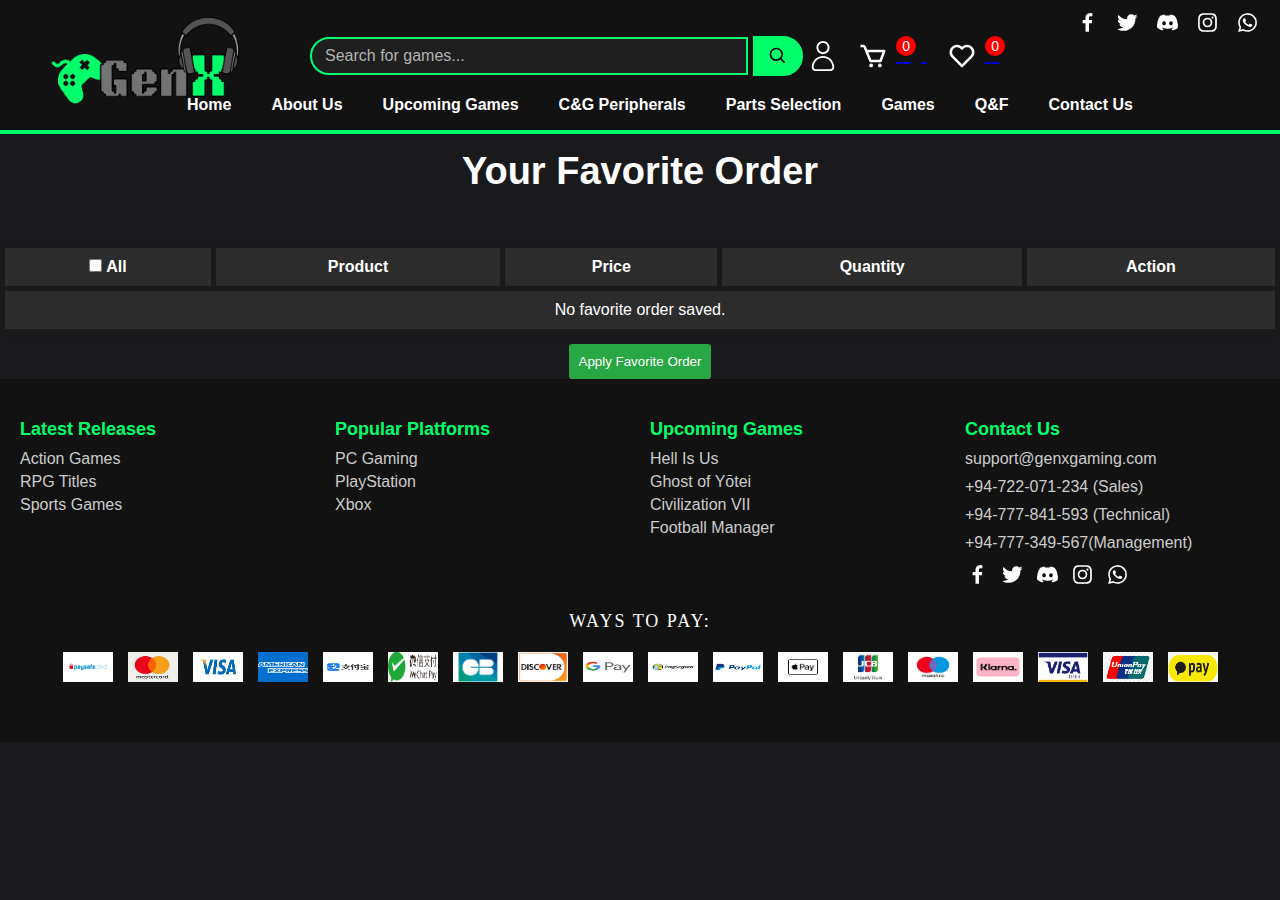
<file: favorites.html>
<!DOCTYPE html>
<html lang="en">
<head>
    <meta charset="UTF-8">
    <meta name="viewport" content="width=device-width, initial-scale=1.0">
    <title>Favorite Orders</title>
    <link rel="shortcut icon" href="images/GenX_Logo.png" type="image/x-icon">
    <link rel="stylesheet" href="style.css">
</head>
<body>

    <header>
        <div class="social-media-icons">
            <a href="https://www.facebook.com" target="_blank">
                <img src="images/bxl-facebook.svg" alt="Facebook">
            </a>
            <a href="https://www.twitter.com" target="_blank">
                <img src="images/bxl-twitter.svg" alt="Twitter">
            </a>
            <a href="https://www.discord.com" target="_blank">
                <img src="images/bxl-discord-alt.svg" alt="Discord">
            </a>
            <a href="https://www.instagram.com" target="_blank">
                <img src="images/bxl-instagram.svg" alt="Instagram">
            </a>
            <a href="https://www.whatsapp.com" target="_blank">
                <img src="images/bxl-whatsapp.svg" alt="Whatsapp">
            </a>
        </div>
        <div class="logo-container">
            <img src="images/GenX_Logo.png" alt="Logo" class="logo">
        </div>
        <div class="header-content">
            <div class="search-bar">
                <input type="text" placeholder="Search for games...">
                <button type="submit" class="search-btn">
                    <img src="images/bx-search.svg" alt="Search" class="button-icon">
                </button>
                <div class="login-icon-container">
                    <a href="login.html">
                        <img src="images/login.svg" alt="Login" class="login-icon">
                    </a>
                </div>
                <div class="header-icons">
                    <a href="order.html" id="cart-icon">
                        <img src="images/bx-cart.svg" alt="Cart" class="header-icon-img"> <span id="cart-count">0</span>
                    </a>
                    <a href="favorites.html" id="favorite-icon">
                        <img src="images/bx-heart.svg" alt="Favorites" class="header-icon-img"> <span id="fav-count">0</span>
                    </a>
                </div>
            </div>                                    
            <nav class="navbar">
                <ul>
                    <li><a href="./index.html">Home</a></li>
                    <li><a href="./aboutus.html">About Us</a></li>
                    <li><a href="./upcominggames.html">Upcoming Games</a></li>
                    <li class="dropdown">
                        <a href="javascript:void(0)" class="dropbtn">C&G Peripherals</a>
                        <div class="dropdown-content">
                            <a href="./c&gperipherals.html">Console</a>
                            <a href="./c&gperipherals.html">Peripherals</a>
                        </div>
                    </li>
                    <li class="dropdown">
                        <a href="javascript:void(0)" class="dropbtn">Parts Selection</a>
                        <div class="dropdown-content">
                            <a href="./partsselection.html">Processors</a>
                            <a href="./partsselection.html">Graphic Cards</a>
                            <a href="./partsselection.html">Motherboards</a>
                            <a href="./partsselection.html">RAMS</a>
                            <a href="./partsselection.html">Storages</a>
                        </div>
                    </li>
                    <li><a href="./games.html">Games</a></li>
                    <li><a href="./q&f.html">Q&F</a></li>
                    <li><a href="contactus.html">Contact Us</a></li>
                </ul>
            </nav>
        </div>
        <div class="menu-toggle" onclick="toggleMobileMenu(this)">
            <span></span>
            <span></span>
            <span></span>
        </div>
    </header>
    <main>
        <section>
            <div class="favorites-container">
                <h1>Your Favorite Order</h1>
                <table id="fav-table">
                    <thead>
                        <tr>
                            <th>
                                <label>
                                  <input type="checkbox" id="select-all-favorites">
                                  All
                                </label>
                            </th>                            
                            <th>Product</th>
                            <th>Price</th>
                            <th>Quantity</th>
                            <th>Action</th> 
                        </tr>
                    </thead>
                    <tbody>
                    </tbody>
                </table>
                <button id="apply-favorites">Apply Favorite Order</button>
            </div>
        </section>
        
        <script src="favorites.js"></script>

    </main>

    <footer>
        <div class="footer-container">
            <div class="footer-column">
                <h3>Latest Releases</h3>
                <ul>
                    <li>Action Games</li>
                    <li>RPG Titles</li>
                    <li>Sports Games</li>
                </ul>
            </div>
            <div class="footer-column">
                <h3>Popular Platforms</h3>
                <ol>
                    <li>PC Gaming</li>
                    <li>PlayStation</li>
                    <li>Xbox</li>
                </ol>
            </div>
            <div class="footer-column">
                <h3>Upcoming Games</h3>
                <ol>
                    <li>Hell Is Us</li>
                    <li>Ghost of Yōtei</li>
                    <li>Civilization VII</li>
                    <li>Football Manager</li>
                </ol>
            </div>
            <div class="footer-column">
                <h3>Contact Us</h3>
                <div>
                    <p>support@genxgaming.com</p>
                    <p>+94-722-071-234 (Sales)</p>
                    <p>+94-777-841-593 (Technical)</p>
                    <p>+94-777-349-567(Management)</p>
                </div>
                <div class="social-icons">
                    <a href="https://www.facebook.com"><img src="images/bxl-facebook.svg" alt="Facebook"></a>
                    <a href="https://www.twitter.com"><img src="images/bxl-twitter.svg" alt="Twitter"></a>
                    <a href="https://www.discord.com"><img src="images/bxl-discord-alt.svg" alt="Discord"></a>
                    <a href="https://www.instagram.com"><img src="images/bxl-instagram.svg" alt="Instagram"></a>
                    <a href="https://www.whatsapp.com"><img src="images/bxl-whatsapp.svg" alt="Whatsapp"></a>
                </div>
            </div>
        </div>
        <div class="footer-payment">
            <h3>Ways to Pay:</h3>
            <div class="payment-methods">
                <img src="images/Paysafe.png" alt="Paysafe">
                <img src="images/MasterCard.webp" alt="MasterCard">
                <img src="images/Visa.jpg" alt="Visa">
                <img src="images/American-Express.webp" alt="American Express">
                <img src="images/AliPay.jpg" alt="AliPay">
                <img src="images/WeChat-Pay.png" alt="WeChat Pay">
                <img src="images/CB.png" alt="CB">
                <img src="images/Discover.jpg" alt="Discover">
                <img src="images/Google-Pay.png" alt="Google Pay">
                <img src="images/PagSeguro.png" alt="PagSeguro">
                <img src="images/PayPal.png" alt="PayPal">
                <img src="images/Apple-Pay.jpg" alt="Apple Pay">
                <img src="images/JCB.jpg" alt="JCB">
                <img src="images/Maestro.jpg" alt="Maestro">
                <img src="images/Klarna.webp" alt="Klarna">
                <img src="images/Visa-Debit.jpeg" alt="Visa Debit">
                <img src="images/UnionPay.png" alt="UnionPay">
                <img src="images/Yellow-Pay.png" alt="Yellow Pay">
            </div>
        </div>
    </footer>
</body>
</html>
</file>
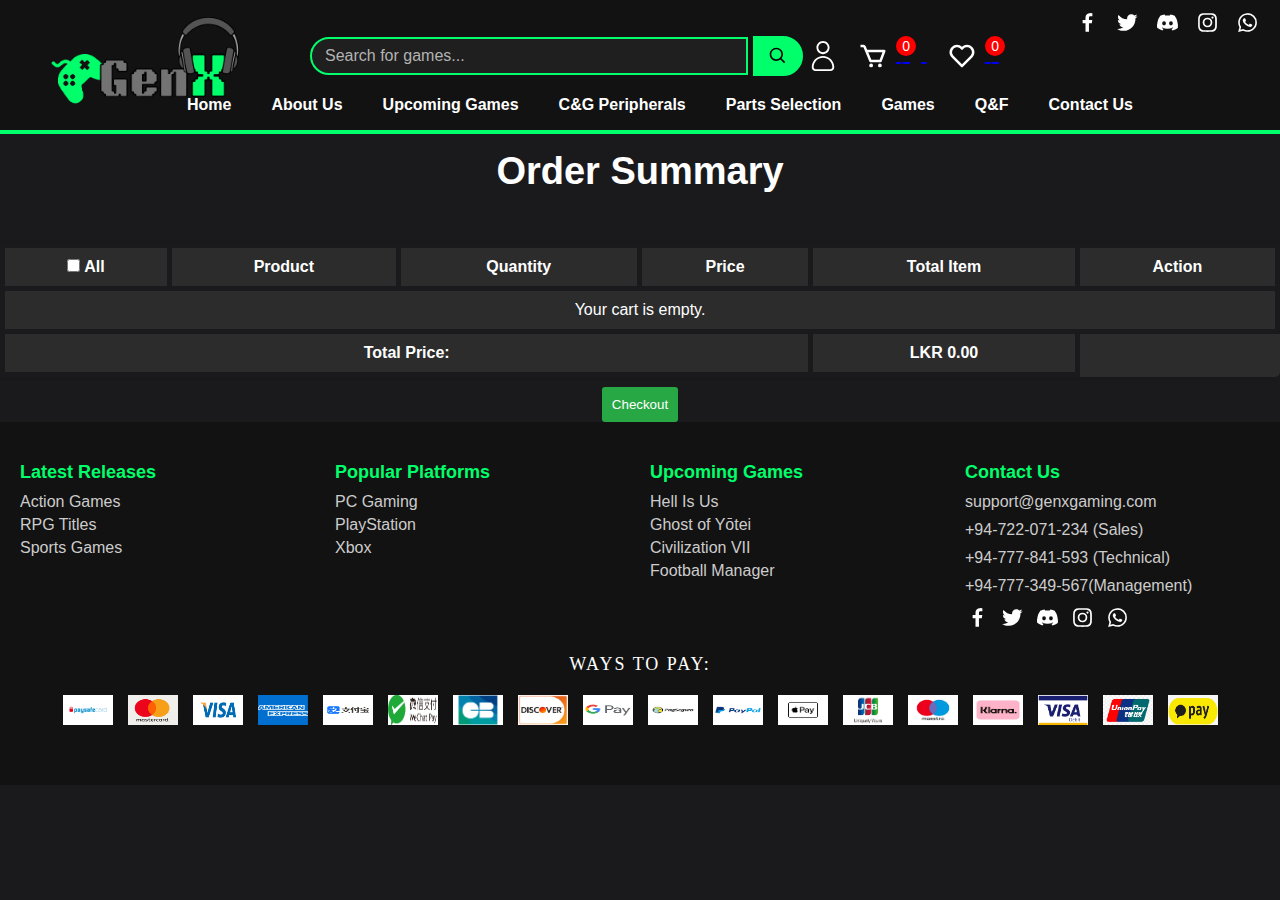
<file: order.html>
<!DOCTYPE html>
<html lang="en">
<head>
    <meta charset="UTF-8">
    <meta name="viewport" content="width=device-width, initial-scale=1.0">
    <title>Order Page</title>
    <link rel="shortcut icon" href="images/GenX_Logo.png" type="image/x-icon">
    <link rel="stylesheet" href="style.css">
</head>
<body>

    <header>
        <div class="social-media-icons">
            <a href="https://www.facebook.com" target="_blank">
                <img src="images/bxl-facebook.svg" alt="Facebook">
            </a>
            <a href="https://www.twitter.com" target="_blank">
                <img src="images/bxl-twitter.svg" alt="Twitter">
            </a>
            <a href="https://www.discord.com" target="_blank">
                <img src="images/bxl-discord-alt.svg" alt="Discord">
            </a>
            <a href="https://www.instagram.com" target="_blank">
                <img src="images/bxl-instagram.svg" alt="Instagram">
            </a>
            <a href="https://www.whatsapp.com" target="_blank">
                <img src="images/bxl-whatsapp.svg" alt="Whatsapp">
            </a>
        </div>
        <div class="logo-container">
            <img src="images/GenX_Logo.png" alt="Logo" class="logo">
        </div>
        <div class="header-content">
            <div class="search-bar">
                <input type="text" placeholder="Search for games...">
                <button type="submit" class="search-btn">
                    <img src="images/bx-search.svg" alt="Search" class="button-icon">
                </button>
                <div class="login-icon-container">
                    <a href="login.html">
                        <img src="images/login.svg" alt="Login" class="login-icon">
                    </a>
                </div>
                <div class="header-icons">
                    <a href="order.html" id="cart-icon">
                        <img src="images/bx-cart.svg" alt="Cart" class="header-icon-img"> <span id="cart-count">0</span>
                    </a>
                    <a href="favorites.html" id="favorite-icon">
                        <img src="images/bx-heart.svg" alt="Favorites" class="header-icon-img"> <span id="fav-count">0</span>
                    </a>
                </div>
            </div>                                    
            <nav class="navbar">
                <ul>
                    <li><a href="./index.html">Home</a></li>
                    <li><a href="./aboutus.html">About Us</a></li>
                    <li><a href="./upcominggames.html">Upcoming Games</a></li>
                    <li class="dropdown">
                        <a href="javascript:void(0)" class="dropbtn">C&G Peripherals</a>
                        <div class="dropdown-content">
                            <a href="./c&gperipherals.html">Console</a>
                            <a href="./c&gperipherals.html">Peripherals</a>
                        </div>
                    </li>
                    <li class="dropdown">
                        <a href="javascript:void(0)" class="dropbtn">Parts Selection</a>
                        <div class="dropdown-content">
                            <a href="./partsselection.html">Processors</a>
                            <a href="./partsselection.html">Graphic Cards</a>
                            <a href="./partsselection.html">Motherboards</a>
                            <a href="./partsselection.html">RAMS</a>
                            <a href="./partsselection.html">Storages</a>
                        </div>
                    </li>
                    <li><a href="./games.html">Games</a></li>
                    <li><a href="./q&f.html">Q&F</a></li>
                    <li><a href="contactus.html">Contact Us</a></li>
                </ul>
            </nav>
        </div>
        <div class="menu-toggle" onclick="toggleMobileMenu(this)">
            <span></span>
            <span></span>
            <span></span>
        </div>
    </header>

    <main>

        <h1>Order Summary</h1>
        <table id="order-table">
            <thead>
                <tr>
                    <th>
                        <input type="checkbox" id="select-all-orders">
                        <label for="select-all-orders">All</label>
                    </th>
                                         
                    <th>Product</th>
                    <th>Quantity</th>
                    <th>Price</th>
                    <th>Total Item</th>
                    <th>Action</th>
                </tr>
            </thead>
            <tbody>
                
            </tbody>
            <tfoot>
                <tr>
                    <td colspan="4"><strong>Total Price:</strong></td>
                    <td id="total-price">LKR0.00</td>
                </tr>
            </tfoot>
        </table>
        
        <button id="checkout-btn">Checkout</button>
        
        <script src="order.js"></script>

    </main>

    <footer>
        <div class="footer-container">
            <div class="footer-column">
                <h3>Latest Releases</h3>
                <ul>
                    <li>Action Games</li>
                    <li>RPG Titles</li>
                    <li>Sports Games</li>
                </ul>
            </div>
            <div class="footer-column">
                <h3>Popular Platforms</h3>
                <ol>
                    <li>PC Gaming</li>
                    <li>PlayStation</li>
                    <li>Xbox</li>
                </ol>
            </div>
            <div class="footer-column">
                <h3>Upcoming Games</h3>
                <ol>
                    <li>Hell Is Us</li>
                    <li>Ghost of Yōtei</li>
                    <li>Civilization VII</li>
                    <li>Football Manager</li>
                </ol>
            </div>
            <div class="footer-column">
                <h3>Contact Us</h3>
                <div>
                    <p>support@genxgaming.com</p>
                    <p>+94-722-071-234 (Sales)</p>
                    <p>+94-777-841-593 (Technical)</p>
                    <p>+94-777-349-567(Management)</p>
                </div>
                <div class="social-icons">
                    <a href="https://www.facebook.com"><img src="images/bxl-facebook.svg" alt="Facebook"></a>
                    <a href="https://www.twitter.com"><img src="images/bxl-twitter.svg" alt="Twitter"></a>
                    <a href="https://www.discord.com"><img src="images/bxl-discord-alt.svg" alt="Discord"></a>
                    <a href="https://www.instagram.com"><img src="images/bxl-instagram.svg" alt="Instagram"></a>
                    <a href="https://www.whatsapp.com"><img src="images/bxl-whatsapp.svg" alt="Whatsapp"></a>
                </div>
            </div>
        </div>
        <div class="footer-payment">
            <h3>Ways to Pay:</h3>
            <div class="payment-methods">
                <img src="images/Paysafe.png" alt="Paysafe">
                <img src="images/MasterCard.webp" alt="MasterCard">
                <img src="images/Visa.jpg" alt="Visa">
                <img src="images/American-Express.webp" alt="American Express">
                <img src="images/AliPay.jpg" alt="AliPay">
                <img src="images/WeChat-Pay.png" alt="WeChat Pay">
                <img src="images/CB.png" alt="CB">
                <img src="images/Discover.jpg" alt="Discover">
                <img src="images/Google-Pay.png" alt="Google Pay">
                <img src="images/PagSeguro.png" alt="PagSeguro">
                <img src="images/PayPal.png" alt="PayPal">
                <img src="images/Apple-Pay.jpg" alt="Apple Pay">
                <img src="images/JCB.jpg" alt="JCB">
                <img src="images/Maestro.jpg" alt="Maestro">
                <img src="images/Klarna.webp" alt="Klarna">
                <img src="images/Visa-Debit.jpeg" alt="Visa Debit">
                <img src="images/UnionPay.png" alt="UnionPay">
                <img src="images/Yellow-Pay.png" alt="Yellow Pay">
            </div>
        </div>
    </footer>
</body>
</html>
</file>
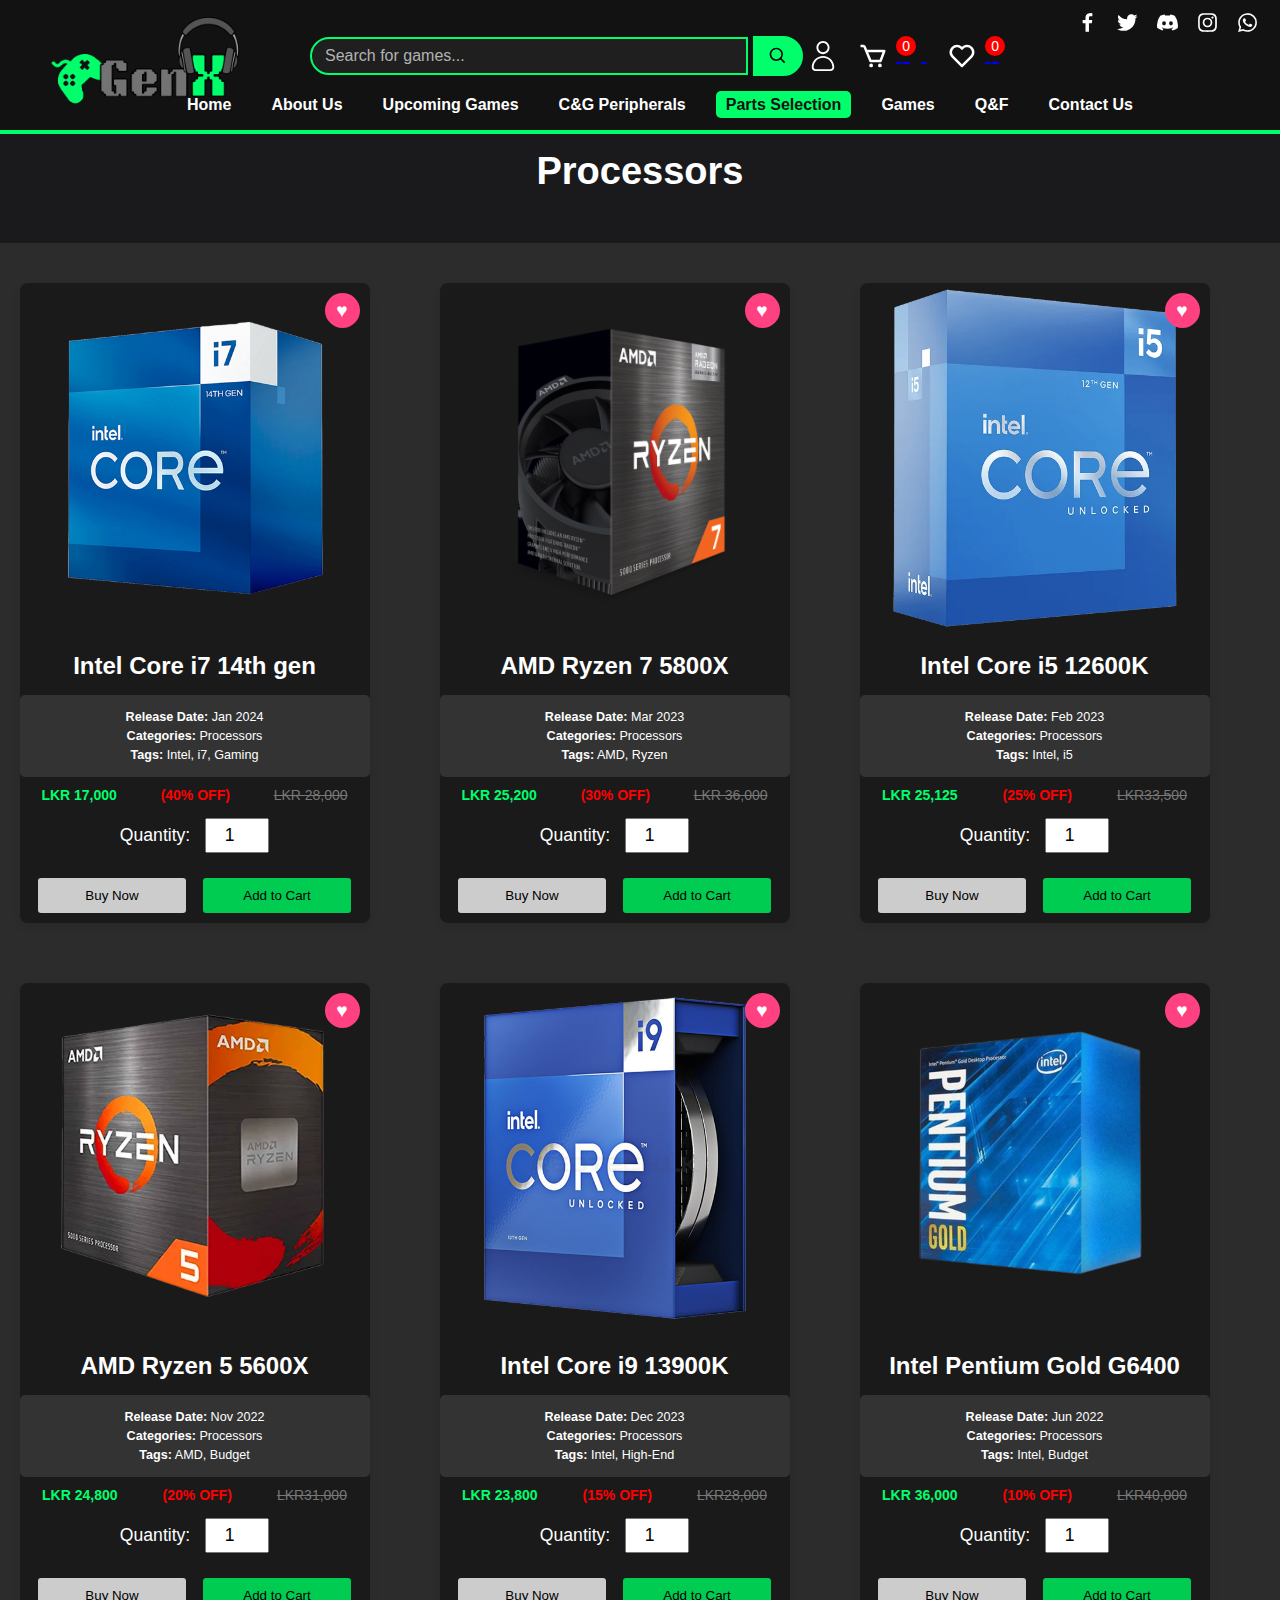
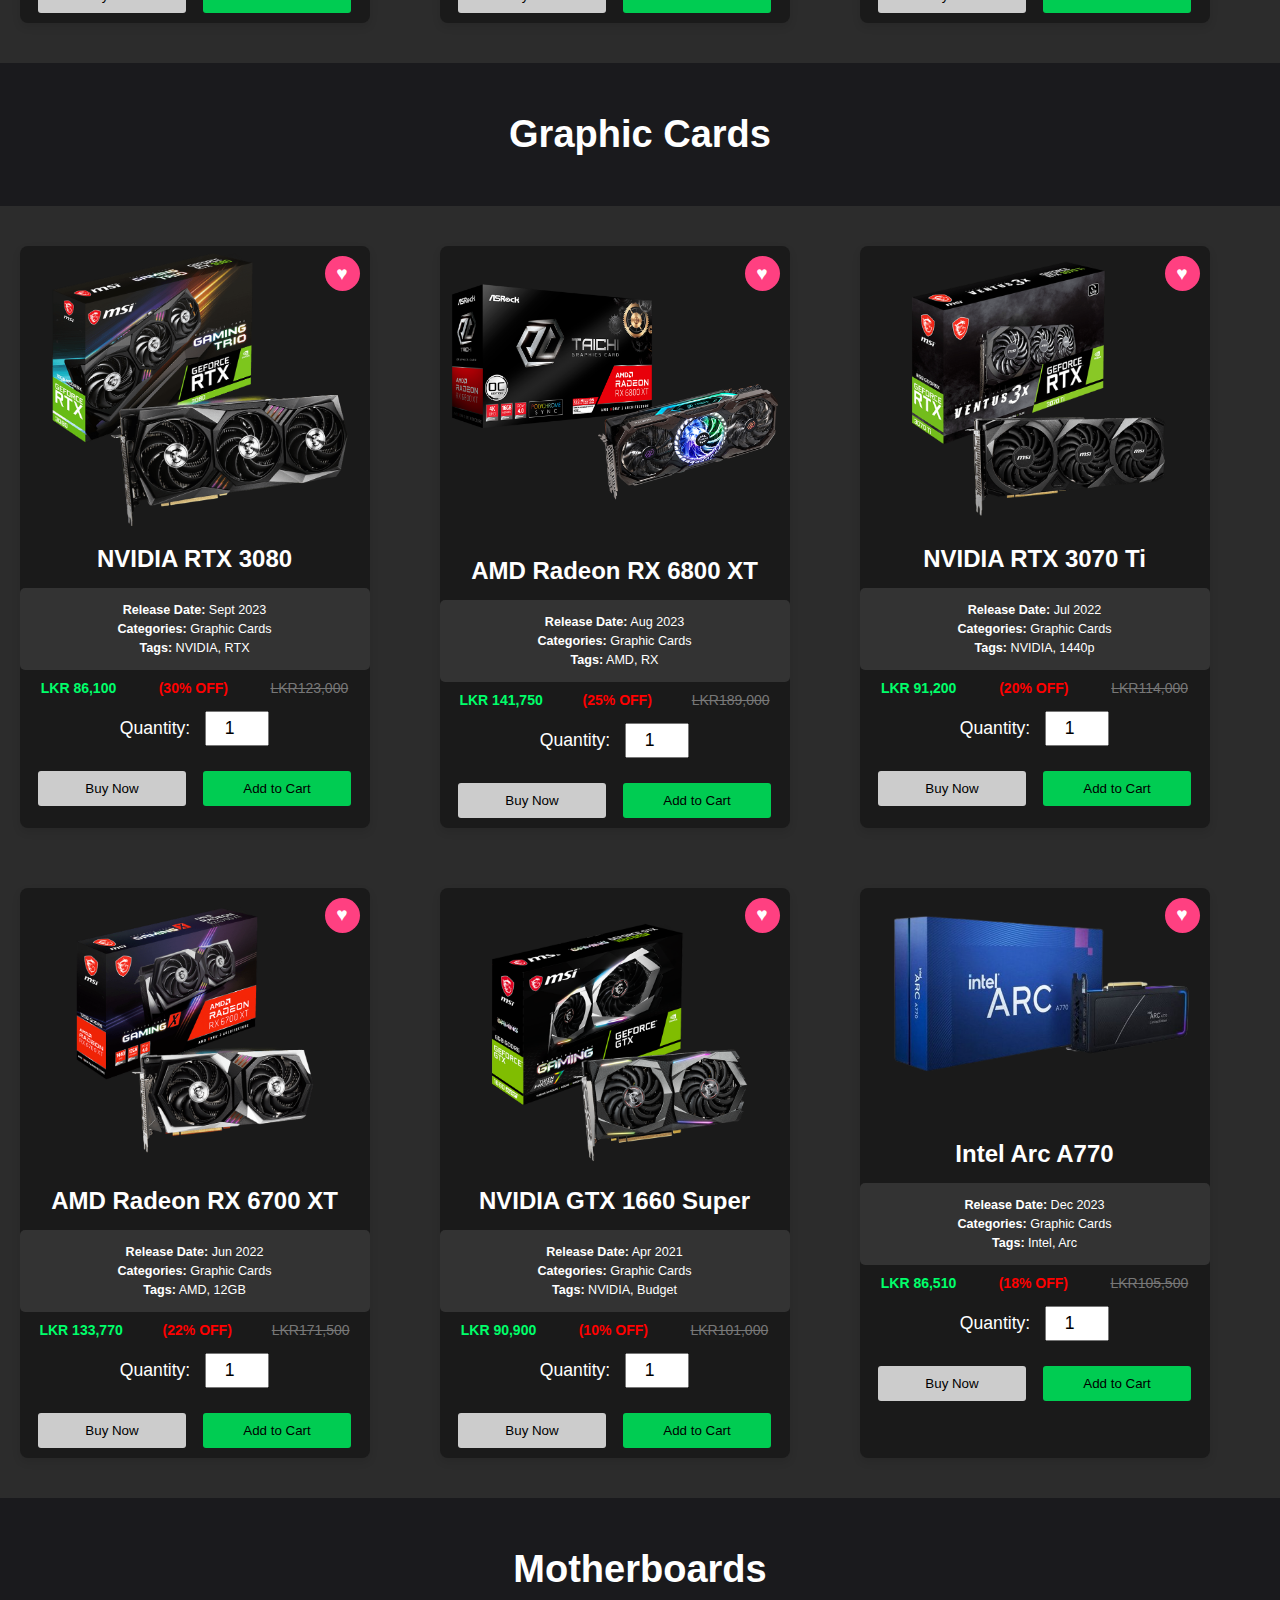
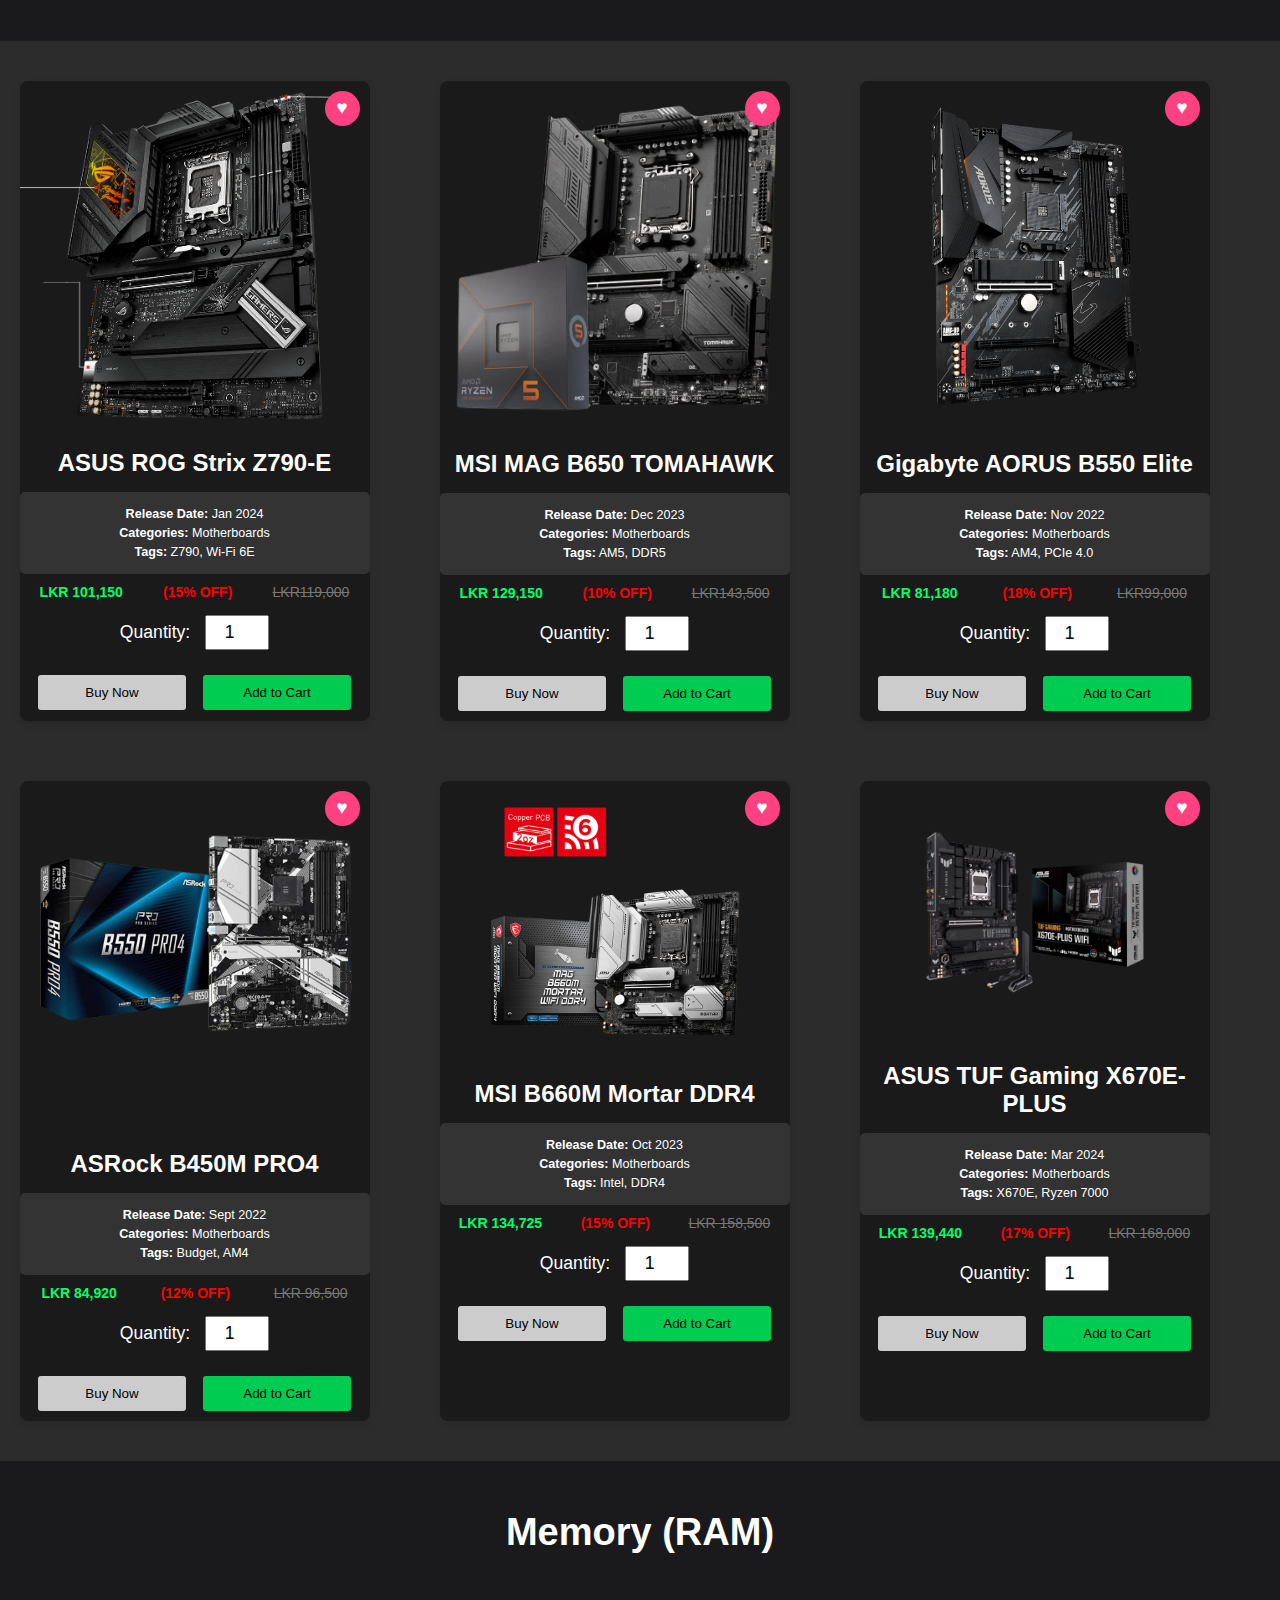
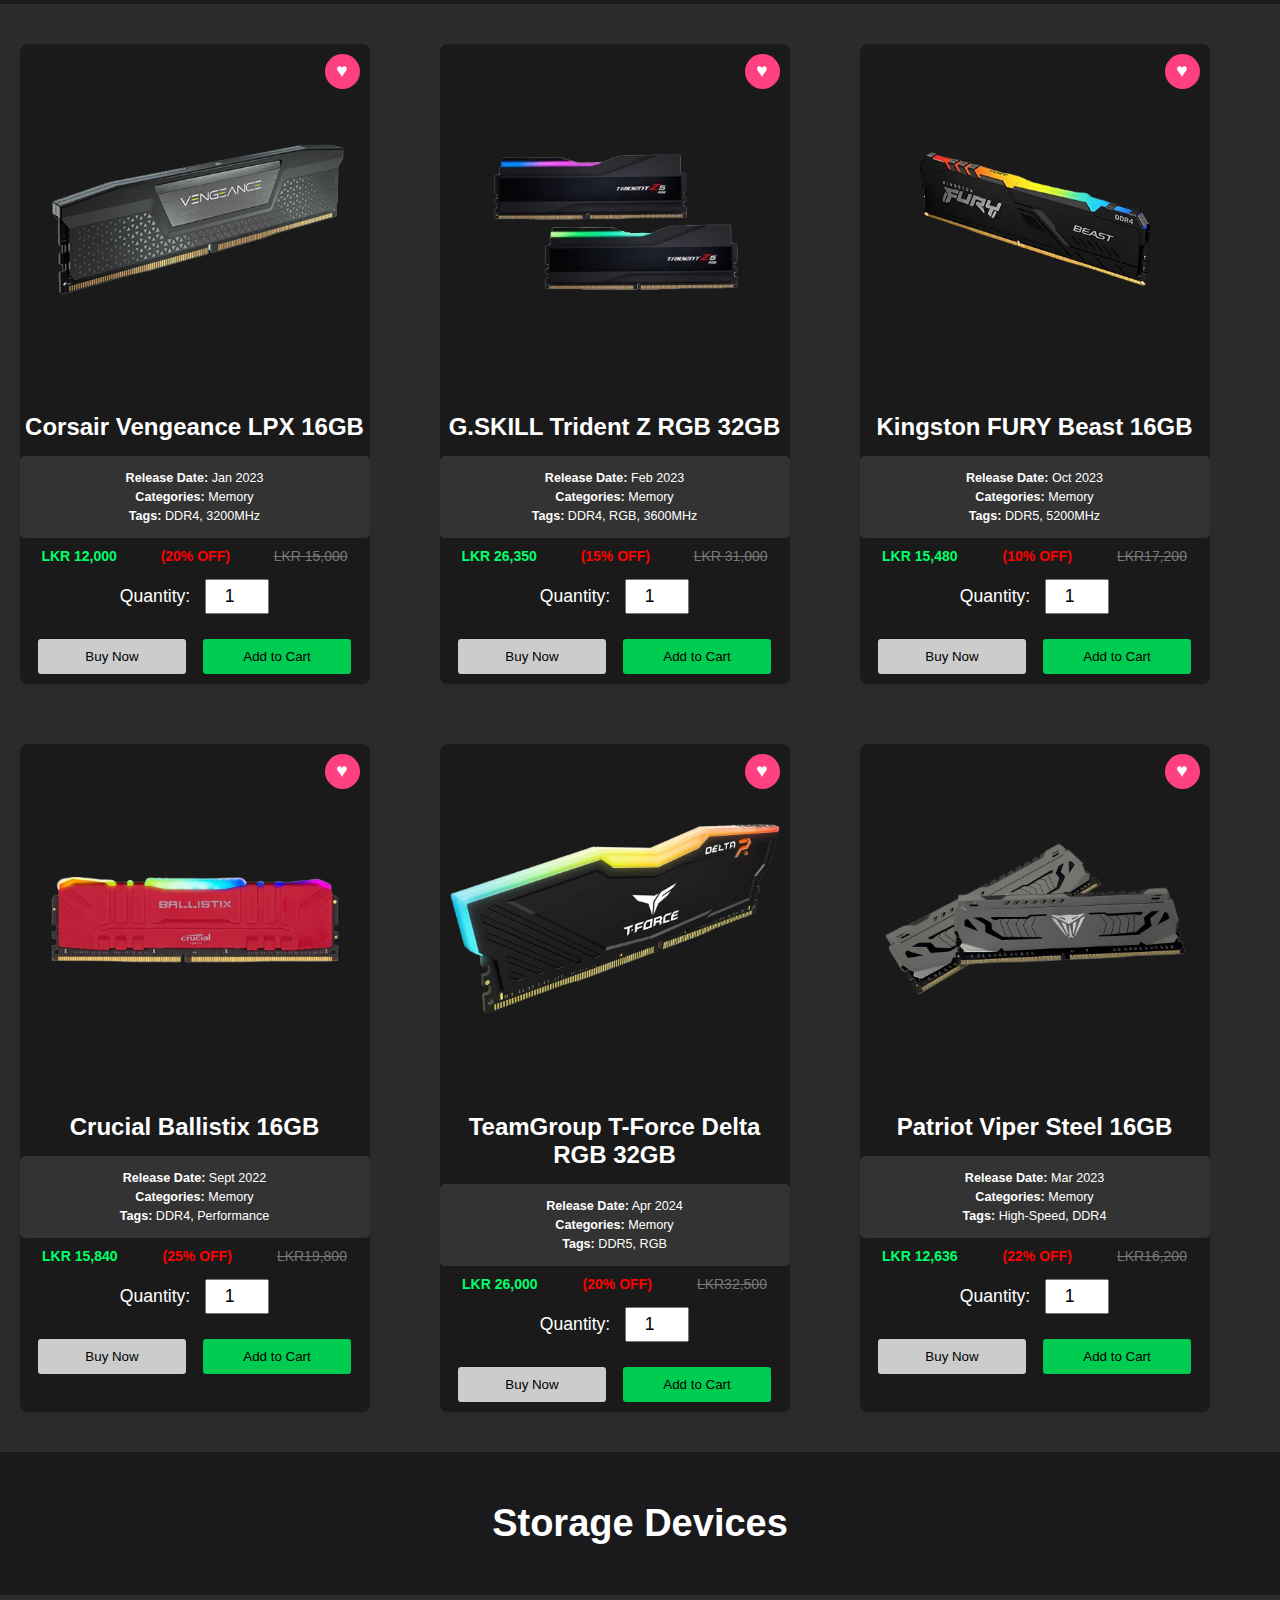
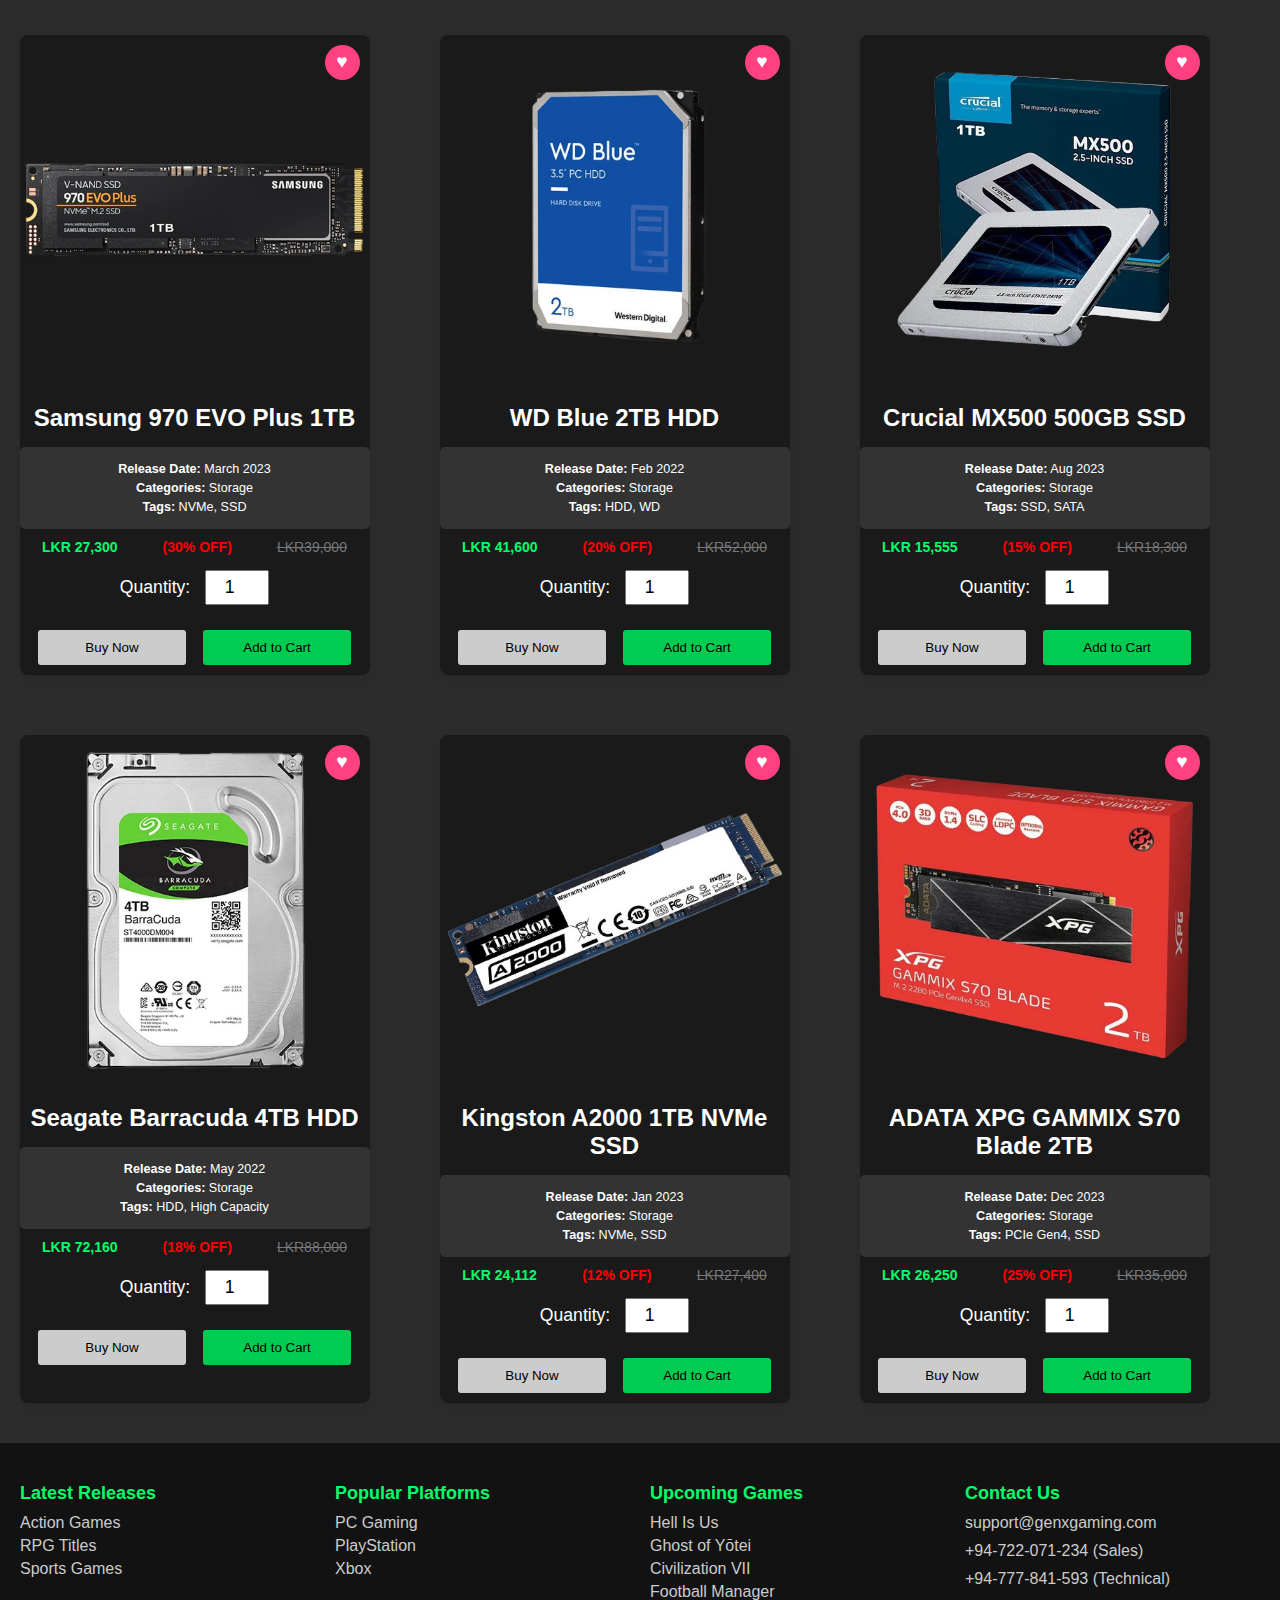
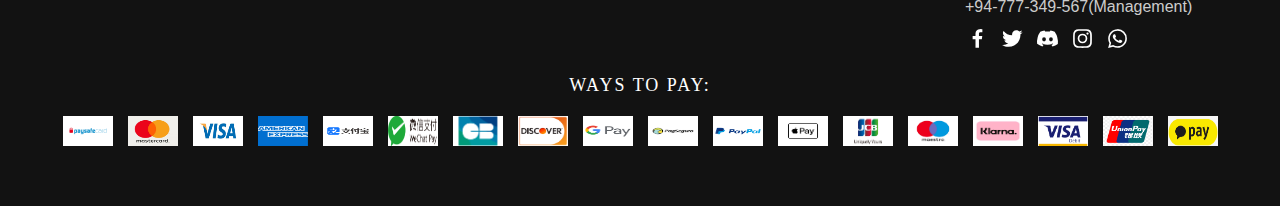
<file: partsselection.html>
<!DOCTYPE html>
<html lang="en">
<head>
    <meta charset="UTF-8">
    <meta name="viewport" content="width=device-width, initial-scale=1.0">
    <title>Parts Selection</title>
    <link rel="shortcut icon" href="images/GenX_Logo.png" type="image/x-icon">
    <link rel="stylesheet" href="partsselection.css">
</head>
<body>

    <header>
        <div class="social-media-icons">
            <a href="https://www.facebook.com" target="_blank">
                <img src="images/bxl-facebook.svg" alt="Facebook">
            </a>
            <a href="https://www.twitter.com" target="_blank">
                <img src="images/bxl-twitter.svg" alt="Twitter">
            </a>
            <a href="https://www.discord.com" target="_blank">
                <img src="images/bxl-discord-alt.svg" alt="Discord">
            </a>
            <a href="https://www.instagram.com" target="_blank">
                <img src="images/bxl-instagram.svg" alt="Instagram">
            </a>
            <a href="https://www.whatsapp.com" target="_blank">
                <img src="images/bxl-whatsapp.svg" alt="Whatsapp">
            </a>
        </div>
        <div class="logo-container">
            <img src="images/GenX_Logo.png" alt="Logo" class="logo">
        </div>
        <div class="header-content">
            <div class="search-bar">
                <input type="text" placeholder="Search for games...">
                <button type="submit" class="search-btn">
                    <img src="images/bx-search.svg" alt="Search" class="button-icon">
                </button>
                <div class="login-icon-container">
                    <a href="login.html">
                        <img src="images/login.svg" alt="Login" class="login-icon">
                    </a>
                </div>
                <div class="header-icons">
                    <a href="order.html" id="cart-icon">
                        <img src="images/bx-cart.svg" alt="Cart" class="header-icon-img"> <span id="cart-count">0</span>
                    </a>
                    <a href="favorites.html" id="favorite-icon">
                        <img src="images/bx-heart.svg" alt="Favorites" class="header-icon-img"> <span id="fav-count">0</span>
                    </a>
                </div>
            </div>                                    
            <nav class="navbar">
                <ul>
                    <li><a href="./index.html">Home</a></li>
                    <li><a href="./aboutus.html">About Us</a></li>
                    <li><a href="./upcominggames.html">Upcoming Games</a></li>
                    <li class="dropdown">
                        <a href="javascript:void(0)" class="dropbtn">C&G Peripherals</a>
                        <div class="dropdown-content">
                            <a href="./c&gperipherals.html">Console</a>
                            <a href="./c&gperipherals.html">Peripherals</a>
                        </div>
                    </li>
                    <li class="dropdown">
                        <a class="active dropbtn" href="javascript:void(0)">Parts Selection</a>
                        <div class="dropdown-content">
                            <a href="./partsselection.html">Processors</a>
                            <a href="#graphic-section">Graphic Cards</a>
                            <a href="#motherboard-section">Motherboards</a>
                            <a href="#ram-section">RAMS</a>
                            <a href="#storage-section">Storages</a>
                        </div>
                    </li>
                    <li><a href="./games.html">Games</a></li>
                    <li><a href="./q&f.html">Q&F</a></li>
                    <li><a href="contactus.html">Contact Us</a></li>
                </ul>
            </nav>
        </div>
        <!-- Hamburger Menu Icon -->
        <div class="menu-toggle" onclick="toggleMobileMenu(this)">
            <span></span>
            <span></span>
            <span></span>
        </div>
  
    </header>


    <main>
        <section id="parts">
            <h2>Processors</h2>
            <div class="store-items">

                <!-- Processor 1 -->
                <div class="item-card">
                    <div class="image-container">
                        <a href="processor1-details.html">
                            <img src="images/Intel-Core-i7.webp" alt="Intel Core i7">
                          </a>
                          <div class="hover-description">
                            <p><strong>Description:</strong> 8-core, 16-thread performance CPU.</p>
                            <p><strong>Release Date:</strong> Jan 2024</p>
                            <p><strong>Categories:</strong> Processors</p>
                            <p><strong>Tags:</strong> Intel, i7, Gaming</p>
                            <p><strong>Price:</strong> LKR 17,000</p>
                          </div>
                    </div>
                    <h3>Intel Core i7 14th gen</h3>
                    <div class="details">
                        <p><strong>Release Date:</strong> Jan 2024</p>
                        <p><strong>Categories:</strong> Processors</p>
                        <p><strong>Tags:</strong> Intel, i7, Gaming</p>
                    </div>
                    <div class="pricing">
                        <span class="final-price">LKR 17,000</span>
                        <span class="discount">(40% OFF)</span>
                        <span class="original-price">LKR 28,000</span>
                    </div>
                    <div class="quantity-selector">
                        <label for="quantity1">Quantity: </label>
                        <input type="number" id="quantity1" value="1" min="1" max="10">
                    </div>
                    <div class="actions">
                        <button class="buy-now" onclick="buyNow('Intel Core i7', 17000)">Buy Now</button>
                        <button class="add-to-cart-btn" onclick="addToCart('Intel Core i7', 17000, document.getElementById('quantity1').value)">Add to Cart</button>
                        <button class="wishlist-btn" onclick="saveToFavorites('Intel Core i7', 17000)">♥</button>
                    </div>
                </div>
              
                <!-- Processor 2 -->
                <div class="item-card">
                    <div class="image-container">
                        <a href="processor2-details.html">
                            <img src="images/ryzen.png" alt="AMD Ryzen 7 5800X">
                        </a>
                        <div class="hover-description">
                            <p><strong>Description:</strong> 8-core powerhouse with amazing efficiency.</p>
                            <p><strong>Release Date:</strong> Mar 2023</p>
                            <p><strong>Categories:</strong> Processors</p>
                            <p><strong>Tags:</strong> AMD, Ryzen, 5800X</p>
                            <p><strong>Price:</strong> LKR 25,200</p>
                        </div>
                    </div>
                    <h3>AMD Ryzen 7 5800X</h3>
                    <div class="details">
                        <p><strong>Release Date:</strong> Mar 2023</p>
                        <p><strong>Categories:</strong> Processors</p>
                        <p><strong>Tags:</strong> AMD, Ryzen</p>
                    </div>
                    <div class="pricing">
                        <span class="final-price">LKR 25,200</span>
                        <span class="discount">(30% OFF)</span>
                        <span class="original-price"> LKR 36,000</span>
                    </div>
                    <div class="quantity-selector">
                        <label for="quantity2">Quantity: </label>
                        <input type="number" id="quantity2" value="1" min="1" max="10">
                    </div>
                    <div class="actions">
                        <button class="buy-now" onclick="buyNow('AMD Ryzen 7 5800X', 25200)">Buy Now</button>
                        <button class="add-to-cart-btn" onclick="addToCart('AMD Ryzen 7 5800X', 25200, document.getElementById('quantity2').value)">Add to Cart</button>
                        <button class="wishlist-btn" onclick="saveToFavorites('AMD Ryzen 7 5800X', 25200)">♥</button>
                    </div>
                </div>
              
                <!-- Processor 3 -->
                <div class="item-card">
                    <div class="image-container">
                        <a href="processor3-details.html">
                            <img src="images/intel-core-i5.webp" alt="Intel Core i5 12600K">
                        </a>
                        <div class="hover-description">                        <p><strong>Description:</strong> Balanced power for gaming and work.</p>
                            <p><strong>Release Date:</strong> Feb 2023</p>
                            <p><strong>Categories:</strong> Processors</p>
                            <p><strong>Tags:</strong> Intel, i5, Alder Lake</p>
                            <p><strong>Price:</strong> LKR 25,125</p>
                        </div>
                    </div>
                    <h3>Intel Core i5 12600K</h3>
                    <div class="details">
                        <p><strong>Release Date:</strong> Feb 2023</p>
                        <p><strong>Categories:</strong> Processors</p>
                        <p><strong>Tags:</strong> Intel, i5</p>
                    </div>
                    <div class="pricing">
                        <span class="final-price">LKR 25,125</span>
                        <span class="discount">(25% OFF)</span>
                        <span class="original-price">LKR33,500</span>
                    </div>
                    <div class="quantity-selector">
                        <label for="quantity3">Quantity: </label>
                        <input type="number" id="quantity3" value="1" min="1" max="10">
                    </div>
                    <div class="actions">
                        <button class="buy-now" onclick="buyNow('Intel Core i5 12600K', 25125)">Buy Now</button>
                        <button class="add-to-cart-btn" onclick="addToCart('Intel Core i5 12600K', 25125, document.getElementById('quantity3').value)">Add to Cart</button>
                        <button class="wishlist-btn" onclick="saveToFavorites('Intel Core i5 12600K', 25125)">♥</button>
                    </div>
                </div>
              
                <!-- Processor 4 -->
                <div class="item-card">
                    <div class="image-container">
                        <a href="processor4-details.html">
                            <img src="images/AMD-Ryzen-5-5600X.webp" alt="AMD Ryzen 5 5600X">
                        </a>
                        <div class="hover-description">
                            <p><strong>Description:</strong> 6-core CPU great for budget builds.</p>
                            <p><strong>Release Date:</strong> Nov 2022</p>
                            <p><strong>Categories:</strong> Processors</p>
                            <p><strong>Tags:</strong> AMD, Ryzen, 5600X</p>
                            <p><strong>Price:</strong> LKR 24,800</p>
                        </div>
                    </div>
                    <h3>AMD Ryzen 5 5600X</h3>
                    <div class="details">
                        <p><strong>Release Date:</strong> Nov 2022</p>
                        <p><strong>Categories:</strong> Processors</p>
                        <p><strong>Tags:</strong> AMD, Budget</p>
                    </div>
                    <div class="pricing">
                        <span class="final-price">LKR 24,800</span>
                        <span class="discount">(20% OFF)</span>
                        <span class="original-price">LKR31,000</span>
                    </div>
                    <div class="quantity-selector">
                        <label for="quantity4">Quantity: </label>
                        <input type="number" id="quantity4" value="1" min="1" max="10">
                    </div>
                    <div class="actions">
                        <button class="buy-now" onclick="buyNow('AMD Ryzen 5 5600X', 24800)">Buy Now</button>
                        <button class="add-to-cart-btn" onclick="addToCart('AMD Ryzen 5 5600X', 24800, document.getElementById('quantity4').value)">Add to Cart</button>
                        <button class="wishlist-btn" onclick="saveToFavorites('AMD Ryzen 5 5600X', 24800)">♥</button>
                    </div>
                </div>
              
                <!-- Processor 5 -->
                <div class="item-card">
                    <div class="image-container">
                        <a href="processor5-details.html">
                            <img src="images/Intel-Core-i9-13900K-Processor.webp" alt="Intel Core i9 13900K">
                          </a>
                          <div class="hover-description">
                            <p><strong>Description:</strong> High-end CPU for content creators and gamers.</p>
                            <p><strong>Release Date:</strong> Dec 2023</p>
                            <p><strong>Categories:</strong> Processors</p>
                            <p><strong>Tags:</strong> Intel, i9, Flagship</p>
                            <p><strong>Price:</strong> LKR 23,800</p>
                          </div>
                    </div>
                    <h3>Intel Core i9 13900K</h3>
                    <div class="details">
                        <p><strong>Release Date:</strong> Dec 2023</p>
                        <p><strong>Categories:</strong> Processors</p>
                        <p><strong>Tags:</strong> Intel, High-End</p>
                    </div>
                    <div class="pricing">
                        <span class="final-price">LKR 23,800</span>
                        <span class="discount">(15% OFF)</span>
                        <span class="original-price">LKR28,000</span>
                    </div>
                    <div class="quantity-selector">
                        <label for="quantity5">Quantity: </label>
                        <input type="number" id="quantity5" value="1" min="1" max="10">
                    </div>
                    <div class="actions">
                        <button class="buy-now" onclick="buyNow('Intel Core i9 13900K', 23800)">Buy Now</button>
                        <button class="add-to-cart-btn" onclick="addToCart('Intel Core i9 13900K', 23800, document.getElementById('quantity5').value)">Add to Cart</button>
                        <button class="wishlist-btn" onclick="saveToFavorites('Intel Core i9 13900K', 23800)">♥</button>
                    </div>
                </div>
              
                <!-- Processor 6 -->
                <div class="item-card">
                    <div class="image-container">
                        <a href="processor6-details.html">
                            <img src="images/intel-gold.png" alt="Intel Pentium Gold G6400">
                          </a>
                          <div class="hover-description">
                            <p><strong>Description:</strong> Entry-level dual-core processor.</p>
                            <p><strong>Release Date:</strong> Jun 2022</p>
                            <p><strong>Categories:</strong> Processors</p>
                            <p><strong>Tags:</strong> Intel, Pentium, Budget</p>
                            <p><strong>Price:</strong> LKR 36,000</p>
                          </div>
                    </div>
                    <h3>Intel Pentium Gold G6400</h3>
                    <div class="details">
                        <p><strong>Release Date:</strong> Jun 2022</p>
                        <p><strong>Categories:</strong> Processors</p>
                        <p><strong>Tags:</strong> Intel, Budget</p>
                    </div>
                    <div class="pricing">
                        <span class="final-price">LKR 36,000</span>
                        <span class="discount">(10% OFF)</span>
                        <span class="original-price">LKR40,000</span>
                    </div>
                    <div class="quantity-selector">
                        <label for="quantity6">Quantity: </label>
                        <input type="number" id="quantity6" value="1" min="1" max="10">
                    </div>
                    <div class="actions">
                        <button class="buy-now" onclick="buyNow('Intel Pentium Gold G6400', 36000)">Buy Now</button>
                        <button class="add-to-cart-btn" onclick="addToCart('Intel Pentium Gold G6400', 36000, document.getElementById('quantity6').value)">Add to Cart</button>
                        <button class="wishlist-btn" onclick="saveToFavorites('Intel Pentium Gold G6400', 36000)">♥</button>
                    </div>
                </div> 
            </div>
        </section>
        <section id="graphic-section">
            <h2>Graphic Cards</h2>
            <div class="store-items">
                
                <!-- Graphic Card 1 -->
                <div class="item-card">
                    <div class="image-container">
                        <a href="gpu1-details.html">
                            <img src="images/rtx-3080.png" alt="NVIDIA RTX 3080">
                        </a>
                        <div class="hover-description">
                            <p><strong>Description:</strong> High-end 4K gaming GPU with ray tracing.</p>
                            <p><strong>Release Date:</strong> Sept 2023</p>
                            <p><strong>Categories:</strong> Graphic Cards</p>
                            <p><strong>Tags:</strong> NVIDIA, RTX, 3080</p>
                            <p><strong>Price:</strong> LKR 86,100</p>
                        </div>
                    </div>
                    <h3>NVIDIA RTX 3080</h3>
                    <div class="details">
                        <p><strong>Release Date:</strong> Sept 2023</p>
                        <p><strong>Categories:</strong> Graphic Cards</p>
                        <p><strong>Tags:</strong> NVIDIA, RTX</p>
                    </div>
                    <div class="pricing">
                        <span class="final-price">LKR 86,100</span>
                        <span class="discount">(30% OFF)</span>
                        <span class="original-price">LKR123,000</span>
                    </div>
                    <div class="quantity-selector">
                        <label for="gpuQuantity1">Quantity: </label>
                        <input type="number" id="gpuQuantity1" value="1" min="1" max="10">
                    </div>
                    <div class="actions">
                        <button class="buy-now" onclick="buyNow('NVIDIA RTX 3080', 86100)">Buy Now</button>
                        <button class="add-to-cart-btn" onclick="addToCart('NVIDIA RTX 3080', 86100, document.getElementById('gpuQuantity1').value)">Add to Cart</button>
                        <button class="wishlist-btn" onclick="saveToFavorites('NVIDIA RTX 3080', 86100)">♥</button>
                    </div>
                </div>
              
                <!-- Graphic Card 2 -->
                <div class="item-card">
                    <div class="image-container">
                        <a href="gpu2-details.html">
                            <img src="images/rx-6800.png" alt="AMD Radeon RX 6800 XT">
                        </a>
                        <div class="hover-description">
                            <p><strong>Description:</strong> Competitive performance with 16GB memory.</p>
                            <p><strong>Release Date:</strong> Aug 2023</p>
                            <p><strong>Categories:</strong> Graphic Cards</p>
                            <p><strong>Tags:</strong> AMD, RX, 6800XT</p>
                            <p><strong>Price:</strong> LKR 141,750</p>
                        </div>
                    </div>
                    <h3>AMD Radeon RX 6800 XT</h3>
                    <div class="details">
                        <p><strong>Release Date:</strong> Aug 2023</p>
                        <p><strong>Categories:</strong> Graphic Cards</p>
                        <p><strong>Tags:</strong> AMD, RX</p>
                    </div>
                    <div class="pricing">
                        <span class="final-price">LKR 141,750</span>
                        <span class="discount">(25% OFF)</span>
                        <span class="original-price">LKR189,000</span>
                    </div>
                    <div class="quantity-selector">
                        <label for="gpuQuantity2">Quantity: </label>
                        <input type="number" id="gpuQuantity2" value="1" min="1" max="10">
                    </div>
                    <div class="actions">
                        <button class="buy-now" onclick="buyNow('AMD Radeon RX 6800 XT', 141750)">Buy Now</button>
                        <button class="add-to-cart-btn" onclick="addToCart('AMD Radeon RX 6800 XT', 141750, document.getElementById('gpuQuantity2').value)">Add to Cart</button>
                        <button class="wishlist-btn" onclick="saveToFavorites('AMD Radeon RX 6800 XT', 141750)">♥</button>
                    </div>
                </div>
              
                <!-- Graphic Card 3 -->
                <div class="item-card">
                    <div class="image-container">
                        <a href="gpu3-details.html">
                            <img src="images/rtx-3070.png" alt="NVIDIA RTX 3070 Ti">
                          </a>
                          <div class="hover-description">
                            <p><strong>Description:</strong> 1440p performance king with DLSS.</p>
                            <p><strong>Release Date:</strong> Jul 2022</p>
                            <p><strong>Categories:</strong> Graphic Cards</p>
                            <p><strong>Tags:</strong> NVIDIA, RTX, 3070Ti</p>
                            <p><strong>Price:</strong> LKR 91,200</p>
                          </div>
                    </div>
                    <h3>NVIDIA RTX 3070 Ti</h3>
                    <div class="details">
                        <p><strong>Release Date:</strong> Jul 2022</p>
                        <p><strong>Categories:</strong> Graphic Cards</p>
                        <p><strong>Tags:</strong> NVIDIA, 1440p</p>
                    </div>
                    <div class="pricing">
                        <span class="final-price">LKR 91,200</span>
                        <span class="discount">(20% OFF)</span>
                        <span class="original-price">LKR114,000</span>
                    </div>
                    <div class="quantity-selector">
                        <label for="gpuQuantity3">Quantity: </label>
                        <input type="number" id="gpuQuantity3" value="1" min="1" max="10">
                    </div>
                    <div class="actions">
                        <button class="buy-now" onclick="buyNow('NVIDIA RTX 3070 Ti', 91200)">Buy Now</button>
                        <button class="add-to-cart-btn" onclick="addToCart('NVIDIA RTX 3070 Ti', 91200, document.getElementById('gpuQuantity3').value)">Add to Cart</button>
                        <button class="wishlist-btn" onclick="saveToFavorites('NVIDIA RTX 3070 Ti', 91200)">♥</button>
                    </div>
                </div>
              
                <!-- Graphic Card 4 -->
                <div class="item-card">
                    <div class="image-container">
                        <a href="gpu4-details.html">
                            <img src="images/rx-6700.png" alt="AMD Radeon RX 6700 XT">
                        </a>
                        <div class="hover-description">
                            <p><strong>Description:</strong> 12GB VRAM and great value for 1440p.</p>
                            <p><strong>Release Date:</strong> Jun 2022</p>
                            <p><strong>Categories:</strong> Graphic Cards</p>
                            <p><strong>Tags:</strong> AMD, RX, 6700XT</p>
                            <p><strong>Price:</strong> LKR 133,770</p>
                        </div>
                    </div>
                    <h3>AMD Radeon RX 6700 XT</h3>
                    <div class="details">
                        <p><strong>Release Date:</strong> Jun 2022</p>
                        <p><strong>Categories:</strong> Graphic Cards</p>
                        <p><strong>Tags:</strong> AMD, 12GB</p>
                    </div>
                    <div class="pricing">
                        <span class="final-price">LKR 133,770</span>
                        <span class="discount">(22% OFF)</span>
                        <span class="original-price">LKR171,500</span>
                    </div>
                    <div class="quantity-selector">
                        <label for="gpuQuantity4">Quantity: </label>
                        <input type="number" id="gpuQuantity4" value="1" min="1" max="10">
                    </div>
                    <div class="actions">
                        <button class="buy-now" onclick="buyNow('AMD Radeon RX 6700 XT', 133770)">Buy Now</button>
                        <button class="add-to-cart-btn" onclick="addToCart('AMD Radeon RX 6700 XT', 133770, document.getElementById('gpuQuantity4').value)">Add to Cart</button>
                        <button class="wishlist-btn" onclick="saveToFavorites('AMD Radeon RX 6700 XT', 133770)">♥</button>
                    </div>
                </div>
              
                <!-- Graphic Card 5 -->
                <div class="item-card">
                    <div class="image-container">
                        <a href="gpu5-details.html">
                            <img src="images/gtx-1660.png" alt="NVIDIA GTX 1660 Super">
                        </a>
                        <div class="hover-description">
                            <p><strong>Description:</strong> Budget 1080p gaming GPU.</p>
                            <p><strong>Release Date:</strong> Apr 2021</p>
                            <p><strong>Categories:</strong> Graphic Cards</p>
                            <p><strong>Tags:</strong> NVIDIA, GTX, 1660S</p>
                            <p><strong>Price:</strong> LKR 90,900</p>
                        </div>
                    </div>
                    <h3>NVIDIA GTX 1660 Super</h3>
                    <div class="details">
                        <p><strong>Release Date:</strong> Apr 2021</p>
                        <p><strong>Categories:</strong> Graphic Cards</p>
                        <p><strong>Tags:</strong> NVIDIA, Budget</p>
                    </div>
                    <div class="pricing">
                        <span class="final-price">LKR 90,900</span>
                        <span class="discount">(10% OFF)</span>
                        <span class="original-price">LKR101,000</span>
                    </div>
                    <div class="quantity-selector">
                        <label for="gpuQuantity5">Quantity: </label>
                        <input type="number" id="gpuQuantity5" value="1" min="1" max="10">
                    </div>
                    <div class="actions">
                        <button class="buy-now" onclick="buyNow('NVIDIA GTX 1660 Super', 90900)">Buy Now</button>
                        <button class="add-to-cart-btn" onclick="addToCart('NVIDIA GTX 1660 Super', 90900, document.getElementById('gpuQuantity5').value)">Add to Cart</button>
                        <button class="wishlist-btn" onclick="saveToFavorites('NVIDIA GTX 1660 Super', 90900)">♥</button>
                    </div>
                </div>
              
                <!-- Graphic Card 6 -->
                <div class="item-card">
                    <div class="image-container">
                        <a href="gpu6-details.html">
                            <img src="images/arc.png" alt="Intel Arc A770">
                        </a>
                        <div class="hover-description">
                            <p><strong>Description:</strong> Intel’s debut GPU with ray tracing.</p>
                            <p><strong>Release Date:</strong> Dec 2023</p>
                            <p><strong>Categories:</strong> Graphic Cards</p>
                            <p><strong>Tags:</strong> Intel, Arc, A770</p>
                            <p><strong>Price:</strong> LKR 86,510</p>
                        </div>
                    </div>
                    <h3>Intel Arc A770</h3>
                    <div class="details">
                        <p><strong>Release Date:</strong> Dec 2023</p>
                        <p><strong>Categories:</strong> Graphic Cards</p>
                        <p><strong>Tags:</strong> Intel, Arc</p>
                    </div>
                    <div class="pricing">
                        <span class="final-price">LKR 86,510</span>
                        <span class="discount">(18% OFF)</span>
                        <span class="original-price">LKR105,500</span>
                    </div>
                    <div class="quantity-selector">
                        <label for="gpuQuantity6">Quantity: </label>
                        <input type="number" id="gpuQuantity6" value="1" min="1" max="10">
                    </div>
                    <div class="actions">
                        <button class="buy-now" onclick="buyNow('Intel Arc A770', 86510)">Buy Now</button>
                        <button class="add-to-cart-btn" onclick="addToCart('Intel Arc A770', 86510, document.getElementById('gpuQuantity6').value)">Add to Cart</button>
                        <button class="wishlist-btn" onclick="saveToFavorites('Intel Arc A770', 86510)">♥</button>
                    </div>
                </div>
            </div>
        </section>

        <section id="motherboard-section">
            <h2>Motherboards</h2>
            <div class="store-items">
                
                <!-- Motherboard 1 -->
                <div class="item-card">
                    <div class="image-container">
                        <a href="mb1-details.html">
                            <img src="images/z790.png" alt="ASUS ROG Strix Z790-E">
                        </a>
                        <div class="hover-description">
                            <p><strong>Description:</strong> High-end ATX motherboard with Wi-Fi 6E and PCIe 5.0.</p>
                            <p><strong>Release Date:</strong> Jan 2024</p>
                            <p><strong>Categories:</strong> Motherboards</p>
                            <p><strong>Tags:</strong> ASUS, Intel, Z790</p>
                            <p><strong>Price:</strong> LKR 101,150</p>
                        </div>
                    </div>
                    <h3>ASUS ROG Strix Z790-E</h3>
                    <div class="details">
                        <p><strong>Release Date:</strong> Jan 2024</p>
                        <p><strong>Categories:</strong> Motherboards</p>
                        <p><strong>Tags:</strong> Z790, Wi-Fi 6E</p>
                    </div>
                    <div class="pricing">
                        <span class="final-price">LKR 101,150</span>
                        <span class="discount">(15% OFF)</span>
                        <span class="original-price">LKR119,000</span>
                    </div>
                    <div class="quantity-selector">
                        <label for="mbQuantity1">Quantity: </label>
                        <input type="number" id="mbQuantity1" value="1" min="1" max="10">
                    </div>
                    <div class="actions">
                        <button class="buy-now" onclick="buyNow('ASUS ROG Strix Z790-E', 101150)">Buy Now</button>
                        <button class="add-to-cart-btn" onclick="addToCart('ASUS ROG Strix Z790-E', 101150, document.getElementById('mbQuantity1').value)">Add to Cart</button>
                        <button class="wishlist-btn" onclick="saveToFavorites('ASUS ROG Strix Z790-E', 101150)">♥</button>
                    </div>
                </div>
                <!-- Motherboard 2 -->
                <div class="item-card">
                    <div class="image-container">
                        <a href="mb2-details.html">
                            <img src="images/msi-b650.png" alt="MSI MAG B650 TOMAHAWK">
                        </a>
                        <div class="hover-description">
                            <p><strong>Description:</strong> AM5 support with DDR5 compatibility.</p>
                            <p><strong>Release Date:</strong> Dec 2023</p>
                            <p><strong>Categories:</strong> Motherboards</p>
                            <p><strong>Tags:</strong> MSI, AMD, B650</p>
                            <p><strong>Price:</strong> LKR 129,150</p>
                        </div>
                    </div>
                    <h3>MSI MAG B650 TOMAHAWK</h3>
                    <div class="details">
                        <p><strong>Release Date:</strong> Dec 2023</p>
                        <p><strong>Categories:</strong> Motherboards</p>
                        <p><strong>Tags:</strong> AM5, DDR5</p>
                    </div>
                    <div class="pricing">
                        <span class="final-price">LKR 129,150</span>
                        <span class="discount">(10% OFF)</span>
                        <span class="original-price">LKR143,500</span>
                    </div>
                    <div class="quantity-selector">
                        <label for="mbQuantity2">Quantity: </label>
                        <input type="number" id="mbQuantity2" value="1" min="1" max="10">
                    </div>
                    <div class="actions">
                        <button class="buy-now" onclick="buyNow('MSI MAG B650 TOMAHAWK', 129150)">Buy Now</button>
                        <button class="add-to-cart-btn" onclick="addToCart('MSI MAG B650 TOMAHAWK', 129150, document.getElementById('mbQuantity2').value)">Add to Cart</button>
                        <button class="wishlist-btn" onclick="saveToFavorites('MSI MAG B650 TOMAHAWK', 129150)">♥</button>
                    </div>
                </div>
              
                <!-- Motherboard 3 -->
                <div class="item-card">
                    <div class="image-container">
                        <a href="mb3-details.html">
                            <img src="images/b550.png" alt="Gigabyte AORUS B550 Elite V2">
                        </a>
                        <div class="hover-description">
                            <p><strong>Description:</strong> AM4 motherboard with 2.5G LAN and PCIe 4.0 support.</p>
                            <p><strong>Release Date:</strong> Nov 2022</p>
                            <p><strong>Categories:</strong> Motherboards</p>
                            <p><strong>Tags:</strong> Gigabyte, B550, Ryzen</p>
                            <p><strong>Price:</strong> LKR 81,180</p>
                        </div>
                    </div>
                    <h3>Gigabyte AORUS B550 Elite </h3>
                    <div class="details">
                        <p><strong>Release Date:</strong> Nov 2022</p>
                        <p><strong>Categories:</strong> Motherboards</p>
                        <p><strong>Tags:</strong> AM4, PCIe 4.0</p>
                    </div>
                    <div class="pricing">
                        <span class="final-price">LKR 81,180</span>
                        <span class="discount">(18% OFF)</span>
                        <span class="original-price">LKR99,000</span>
                    </div>
                    <div class="quantity-selector">
                        <label for="mbQuantity3">Quantity: </label>
                        <input type="number" id="mbQuantity3" value="1" min="1" max="10">
                    </div>
                    <div class="actions">
                        <button class="buy-now" onclick="buyNow('Gigabyte AORUS B550 Elite V2', 81180)">Buy Now</button>
                        <button class="add-to-cart-btn" onclick="addToCart('Gigabyte AORUS B550 Elite V2', 81180, document.getElementById('mbQuantity3').value)">Add to Cart</button>
                        <button class="wishlist-btn" onclick="saveToFavorites('Gigabyte AORUS B550 Elite V2', 81180)">♥</button>
                    </div>
                </div>
              
                <!-- Motherboard 4 -->
                <div class="item-card">
                    <div class="image-container">
                        <a href="mb4-details.html">
                            <img src="images/asrock-b450m.webp" alt="ASRock B450M PRO4">
                        </a>
                        <div class="hover-description">
                            <p><strong>Description:</strong> Budget micro-ATX board for AM4 builds.</p>
                            <p><strong>Release Date:</strong> Sept 2022</p>
                            <p><strong>Categories:</strong> Motherboards</p>
                            <p><strong>Tags:</strong> ASRock, B450</p>
                            <p><strong>Price:</strong> LKR 84,920</p>
                        </div>
                    </div>
                    <h3>ASRock B450M PRO4</h3>
                    <div class="details">
                        <p><strong>Release Date:</strong> Sept 2022</p>
                        <p><strong>Categories:</strong> Motherboards</p>
                        <p><strong>Tags:</strong> Budget, AM4</p>
                    </div>
                    <div class="pricing">
                        <span class="final-price">LKR 84,920</span>
                        <span class="discount">(12% OFF)</span>
                        <span class="original-price">LKR 96,500</span>
                    </div>
                    <div class="quantity-selector">
                        <label for="mbQuantity4">Quantity: </label>
                        <input type="number" id="mbQuantity4" value="1" min="1" max="10">
                    </div>
                    <div class="actions">
                        <button class="buy-now" onclick="buyNow('ASRock B450M PRO4', 84920)">Buy Now</button>
                        <button class="add-to-cart-btn" onclick="addToCart('ASRock B450M PRO4', 84920, document.getElementById('mbQuantity4').value)">Add to Cart</button>
                        <button class="wishlist-btn" onclick="saveToFavorites('ASRock B450M PRO4', 84920)">♥</button>
                    </div>
                </div>
              
                <!-- Motherboard 5 -->
                <div class="item-card">
                    <div class="image-container">
                        <a href="mb5-details.html">
                            <img src="images/b660m.png" alt="MSI B660M Mortar DDR4">
                        </a>
                        <div class="hover-description">
                            <p><strong>Description:</strong> DDR4 Intel 12th Gen motherboard with USB-C.</p>
                            <p><strong>Release Date:</strong> Oct 2023</p>
                            <p><strong>Categories:</strong> Motherboards</p>
                            <p><strong>Tags:</strong> MSI, B660, Intel</p>
                            <p><strong>Price:</strong> LKR 134,725</p>
                        </div>
                    </div>
                    <h3>MSI B660M Mortar DDR4</h3>
                    <div class="details">
                        <p><strong>Release Date:</strong> Oct 2023</p>
                        <p><strong>Categories:</strong> Motherboards</p>
                        <p><strong>Tags:</strong> Intel, DDR4</p>
                    </div>
                    <div class="pricing">
                        <span class="final-price">LKR 134,725</span>
                        <span class="discount">(15% OFF)</span>
                        <span class="original-price">LKR 158,500</span>
                    </div>
                    <div class="quantity-selector">
                        <label for="mbQuantity5">Quantity: </label>
                        <input type="number" id="mbQuantity5" value="1" min="1" max="10">
                    </div>
                    <div class="actions">
                        <button class="buy-now" onclick="buyNow('MSI B660M Mortar DDR4', 134725)">Buy Now</button>
                        <button class="add-to-cart-btn" onclick="addToCart('MSI B660M Mortar DDR4', 134725, document.getElementById('mbQuantity5').value)">Add to Cart</button>
                        <button class="wishlist-btn" onclick="saveToFavorites('MSI B660M Mortar DDR4', 134725)">♥</button>
                    </div>
                </div>
              
                <!-- Motherboard 6 -->
                <div class="item-card">
                    <div class="image-container">
                        <a href="mb6-details.html">
                            <img src="images/GAMING-X670E.webp" alt="ASUS TUF Gaming X670E-PLUS">
                        </a>
                        <div class="hover-description">
                            <p><strong>Description:</strong> Designed for AMD Ryzen 7000 series with robust power delivery.</p>
                            <p><strong>Release Date:</strong> Mar 2024</p>
                            <p><strong>Categories:</strong> Motherboards</p>
                            <p><strong>Tags:</strong> ASUS, TUF, X670E</p>
                            <p><strong>Price:</strong> LKR 139,440</p>
                        </div>
                    </div>
                    <h3>ASUS TUF Gaming X670E-PLUS</h3>
                    <div class="details">
                        <p><strong>Release Date:</strong> Mar 2024</p>
                        <p><strong>Categories:</strong> Motherboards</p>
                        <p><strong>Tags:</strong> X670E, Ryzen 7000</p>
                    </div>
                    <div class="pricing">
                        <span class="final-price">LKR 139,440</span>
                        <span class="discount">(17% OFF)</span>
                        <span class="original-price">LKR 168,000</span>
                    </div>
                    <div class="quantity-selector">
                        <label for="mbQuantity6">Quantity: </label>
                        <input type="number" id="mbQuantity6" value="1" min="1" max="10">
                    </div>
                    <div class="actions">
                        <button class="buy-now" onclick="buyNow('ASUS TUF Gaming X670E-PLUS', 139440)">Buy Now</button>
                        <button class="add-to-cart-btn" onclick="addToCart('ASUS TUF Gaming X670E-PLUS', 139440, document.getElementById('mbQuantity6').value)">Add to Cart</button>
                        <button class="wishlist-btn" onclick="saveToFavorites('ASUS TUF Gaming X670E-PLUS', 139440)">♥</button>
                    </div>
                </div>
            </div>
        </section>

        <section id="ram-section">
            <h2>Memory (RAM)</h2>
            <div class="store-items">
                
                <!-- RAM 1 -->
                <div class="item-card">
                    <div class="image-container">
                        <a href="ram1-details.html">
                            <img src="images/VENGEANCE-LPX-16GB.png" alt="Corsair Vengeance LPX 16GB">
                        </a>
                        <div class="hover-description">
                            <p><strong>Description:</strong> 16GB (2x8GB) DDR4 3200MHz desktop memory kit.</p>
                            <p><strong>Release Date:</strong> Jan 2023</p>
                            <p><strong>Categories:</strong> Memory</p>
                            <p><strong>Tags:</strong> Corsair, DDR4</p>
                            <p><strong>Price:</strong> LKR 12,000</p>
                        </div>
                    </div>
                    <h3>Corsair Vengeance LPX 16GB</h3>
                    <div class="details">
                        <p><strong>Release Date:</strong> Jan 2023</p>
                        <p><strong>Categories:</strong> Memory</p>
                        <p><strong>Tags:</strong> DDR4, 3200MHz</p>
                    </div>
                    <div class="pricing">
                        <span class="final-price">LKR 12,000</span>
                        <span class="discount">(20% OFF)</span>
                        <span class="original-price">LKR 15,000</span>
                    </div>
                    <div class="quantity-selector">
                        <label for="ramQuantity1">Quantity: </label>
                        <input type="number" id="ramQuantity1" value="1" min="1" max="10">
                    </div>
                    <div class="actions">
                        <button class="buy-now" onclick="buyNow('Corsair Vengeance LPX 16GB', 12000)">Buy Now</button>
                        <button class="add-to-cart-btn" onclick="addToCart('Corsair Vengeance LPX 16GB', 12000, document.getElementById('ramQuantity1').value)">Add to Cart</button>
                        <button class="wishlist-btn" onclick="saveToFavorites('Corsair Vengeance LPX 16GB', 12000)">♥</button>
                    </div>
                </div>
                
                <!-- RAM 2 -->
                <div class="item-card">
                    <div class="image-container">
                        <a href="ram2-details.html">
                            <img src="images/32GB-G.SKILL-Trident-Z5-RGB.webp" alt="G.SKILL Trident Z RGB 32GB">
                        </a>
                        <div class="hover-description">
                            <p><strong>Description:</strong> 32GB (2x16GB) DDR4 3600MHz RGB RAM kit for high-performance PCs.</p>
                            <p><strong>Release Date:</strong> Feb 2023</p>
                            <p><strong>Categories:</strong> Memory</p>
                            <p><strong>Tags:</strong> G.SKILL, RGB, Gaming</p>
                            <p><strong>Price:</strong> LKR 26,350</p>
                        </div>
                    </div>
                    <h3>G.SKILL Trident Z RGB 32GB</h3>
                    <div class="details">
                        <p><strong>Release Date:</strong> Feb 2023</p>
                        <p><strong>Categories:</strong> Memory</p>
                        <p><strong>Tags:</strong> DDR4, RGB, 3600MHz</p>
                    </div>
                    <div class="pricing">
                        <span class="final-price">LKR 26,350</span>
                        <span class="discount">(15% OFF)</span>
                        <span class="original-price">LKR 31,000</span>
                    </div>
                    <div class="quantity-selector">
                        <label for="ramQuantity2">Quantity: </label>
                        <input type="number" id="ramQuantity2" value="1" min="1" max="10">
                    </div>
                    <div class="actions">
                        <button class="buy-now" onclick="buyNow('G.SKILL Trident Z RGB 32GB', 26350)">Buy Now</button>
                        <button class="add-to-cart-btn" onclick="addToCart('G.SKILL Trident Z RGB 32GB', 26350, document.getElementById('ramQuantity2').value)">Add to Cart</button>
                        <button class="wishlist-btn" onclick="saveToFavorites('G.SKILL Trident Z RGB 32GB', 26350)">♥</button>
                    </div>
                </div>
                
                <!-- RAM 3 -->
                <div class="item-card">
                    <div class="image-container">
                        <a href="ram3-details.html">
                            <img src="images/kingston-fury.png" alt="Kingston FURY Beast 16GB">
                        </a>
                        <div class="hover-description">
                            <p><strong>Description:</strong> 16GB DDR5 5200MHz RAM for next-gen systems.</p>
                            <p><strong>Release Date:</strong> Oct 2023</p>
                            <p><strong>Categories:</strong> Memory</p>
                            <p><strong>Tags:</strong> Kingston, DDR5</p>
                            <p><strong>Price:</strong> LKR 15,480</p>
                        </div>
                    </div>
                    <h3>Kingston FURY Beast 16GB</h3>
                    <div class="details">
                        <p><strong>Release Date:</strong> Oct 2023</p>
                        <p><strong>Categories:</strong> Memory</p>
                        <p><strong>Tags:</strong> DDR5, 5200MHz</p>
                    </div>
                    <div class="pricing">
                        <span class="final-price">LKR 15,480</span>
                        <span class="discount">(10% OFF)</span>
                        <span class="original-price">LKR17,200</span>
                    </div>
                    <div class="quantity-selector">
                        <label for="ramQuantity3">Quantity: </label>
                        <input type="number" id="ramQuantity3" value="1" min="1" max="10">
                    </div>
                    <div class="actions">
                        <button class="buy-now" onclick="buyNow('Kingston FURY Beast 16GB', 15480)">Buy Now</button>
                        <button class="add-to-cart-btn" onclick="addToCart('Kingston FURY Beast 16GB', 15480, document.getElementById('ramQuantity3').value)">Add to Cart</button>
                        <button class="wishlist-btn" onclick="saveToFavorites('Kingston FURY Beast 16GB', 15480)">♥</button>
                    </div>
                </div>
          
                <!-- RAM 4 -->
                <div class="item-card">
                    <div class="image-container">
                        <a href="ram4-details.html">
                            <img src="images/cruc.png" alt="Crucial Ballistix 16GB">
                        </a>
                        <div class="hover-description">
                            <p><strong>Description:</strong> 16GB DDR4 RAM with aluminum heat spreader for performance and cooling.</p>
                            <p><strong>Release Date:</strong> Sept 2022</p>
                            <p><strong>Categories:</strong> Memory</p>
                            <p><strong>Tags:</strong> Crucial, DDR4</p>
                            <p><strong>Price:</strong> LKR 15,840</p>
                        </div>
                    </div>
                    <h3>Crucial Ballistix 16GB</h3>
                    <div class="details">
                        <p><strong>Release Date:</strong> Sept 2022</p>
                        <p><strong>Categories:</strong> Memory</p>
                        <p><strong>Tags:</strong> DDR4, Performance</p>
                    </div>
                    <div class="pricing">
                        <span class="final-price">LKR 15,840</span>
                        <span class="discount">(25% OFF)</span>
                        <span class="original-price">LKR19,800</span>
                    </div>
                    <div class="quantity-selector">
                        <label for="ramQuantity4">Quantity: </label>
                        <input type="number" id="ramQuantity4" value="1" min="1" max="10">
                    </div>
                    <div class="actions">
                        <button class="buy-now" onclick="buyNow('Crucial Ballistix 16GB', 15840)">Buy Now</button>
                        <button class="add-to-cart-btn" onclick="addToCart('Crucial Ballistix 16GB', 15840, document.getElementById('ramQuantity4').value)">Add to Cart</button>
                        <button class="wishlist-btn" onclick="saveToFavorites('Crucial Ballistix 16GB', 15840)">♥</button>
                    </div>
                </div>
          
                <!-- RAM 5 -->
                <div class="item-card">
                    <div class="image-container">
                        <a href="ram5-details.html">
                            <img src="images/t-force.png" alt="TeamGroup T-Force Delta RGB 32GB">
                        </a>
                        <div class="hover-description">
                            <p><strong>Description:</strong> DDR5 6000MHz 32GB RAM kit with full RGB lighting.</p>
                            <p><strong>Release Date:</strong> Apr 2024</p>
                            <p><strong>Categories:</strong> Memory</p>
                            <p><strong>Tags:</strong> RGB, DDR5, Gaming</p>
                            <p><strong>Price:</strong> LKR 26,000</p>
                        </div>
                    </div>
                    <h3>TeamGroup T-Force Delta RGB 32GB</h3>
                    <div class="details">
                        <p><strong>Release Date:</strong> Apr 2024</p>
                        <p><strong>Categories:</strong> Memory</p>
                        <p><strong>Tags:</strong> DDR5, RGB</p>
                    </div>
                    <div class="pricing">
                        <span class="final-price">LKR 26,000</span>
                        <span class="discount">(20% OFF)</span>
                        <span class="original-price">LKR32,500</span>
                    </div>
                    <div class="quantity-selector">
                        <label for="ramQuantity5">Quantity: </label>
                        <input type="number" id="ramQuantity5" value="1" min="1" max="10">
                    </div>
                    <div class="actions">
                        <button class="buy-now" onclick="buyNow('TeamGroup T-Force Delta RGB 32GB', 26000)">Buy Now</button>
                        <button class="add-to-cart-btn" onclick="addToCart('TeamGroup T-Force Delta RGB 32GB', 26000, document.getElementById('ramQuantity5').value)">Add to Cart</button>
                        <button class="wishlist-btn" onclick="saveToFavorites('TeamGroup T-Force Delta RGB 32GB', 26000)">♥</button>
                    </div>
                </div>
          
                <!-- RAM 6 -->
                <div class="item-card">
                    <div class="image-container">
                        <a href="ram6-details.html">
                            <img src="images/viper_steel.png" alt="Patriot Viper Steel 16GB">
                        </a>
                        <div class="hover-description">
                            <p><strong>Description:</strong> High-performance 16GB DDR4 4400MHz desktop RAM.</p>
                            <p><strong>Release Date:</strong> Mar 2023</p>
                            <p><strong>Categories:</strong> Memory</p>
                            <p><strong>Tags:</strong> Patriot, DDR4, 4400MHz</p>
                            <p><strong>Price:</strong> $LKR 12,636</p>
                        </div>
                    </div>
                    <h3>Patriot Viper Steel 16GB</h3>
                    <div class="details">
                        <p><strong>Release Date:</strong> Mar 2023</p>
                        <p><strong>Categories:</strong> Memory</p>
                        <p><strong>Tags:</strong> High-Speed, DDR4</p>
                    </div>
                    <div class="pricing">
                        <span class="final-price">LKR 12,636</span>
                        <span class="discount">(22% OFF)</span>
                        <span class="original-price">LKR16,200</span>
                    </div>
                    <div class="quantity-selector">
                        <label for="ramQuantity6">Quantity: </label>
                        <input type="number" id="ramQuantity6" value="1" min="1" max="10">
                    </div>
                    <div class="actions">
                        <button class="buy-now" onclick="buyNow('Patriot Viper Steel 16GB', 12636)">Buy Now</button>
                        <button class="add-to-cart-btn" onclick="addToCart('Patriot Viper Steel 16GB', 12636, document.getElementById('ramQuantity6').value)">Add to Cart</button>
                        <button class="wishlist-btn" onclick="saveToFavorites('Patriot Viper Steel 16GB', 12636)">♥</button>
                    </div>
                </div>
            </div>
        </section>
          
        <section id="storage-section">
            <h2>Storage Devices</h2>
            <div class="store-items">
                
                <!-- Storage 1 -->
                <div class="item-card">
                    <div class="image-container">
                        <a href="storage1-details.html">
                            <img src="images/evo-plus.png" alt="Samsung 970 EVO Plus 1TB">
                        </a>
                        <div class="hover-description">
                            <p><strong>Description:</strong> High-speed NVMe M.2 SSD with read speeds up to 3500MB/s.</p>
                            <p><strong>Release Date:</strong> March 2023</p>
                            <p><strong>Categories:</strong> Storage</p>
                            <p><strong>Tags:</strong> SSD, NVMe, Samsung</p>
                            <p><strong>Price:</strong> LKR 27,300</p>
                        </div>
                    </div>
                    <h3>Samsung 970 EVO Plus 1TB</h3>
                    <div class="details">
                        <p><strong>Release Date:</strong> March 2023</p>
                        <p><strong>Categories:</strong> Storage</p>
                        <p><strong>Tags:</strong> NVMe, SSD</p>
                    </div>
                    <div class="pricing">
                        <span class="final-price">LKR 27,300</span>
                        <span class="discount">(30% OFF)</span>
                        <span class="original-price">LKR39,000</span>
                    </div>
                    <div class="quantity-selector">
                        <label for="storageQuantity1">Quantity: </label>
                        <input type="number" id="storageQuantity1" value="1" min="1" max="10">
                    </div>
                    <div class="actions">
                        <button class="buy-now" onclick="buyNow('Samsung 970 EVO Plus 1TB', 27300)">Buy Now</button>
                        <button class="add-to-cart-btn" onclick="addToCart('Samsung 970 EVO Plus 1TB', 27300, document.getElementById('storageQuantity1').value)">Add to Cart</button>
                        <button class="wishlist-btn" onclick="saveToFavorites('Samsung 970 EVO Plus 1TB', 27300)">♥</button>
                    </div>
                </div>
              
                <!-- Storage 2 -->
                <div class="item-card">
                    <div class="image-container">
                        <a href="storage2-details.html">
                            <img src="images/wd-2tb-blue.png" alt="WD Blue 2TB HDD">
                        </a>
                        <div class="hover-description">
                            <p><strong>Description:</strong> Reliable 3.5” hard drive for desktop PCs with 7200RPM.</p>
                            <p><strong>Release Date:</strong> Feb 2022</p>
                            <p><strong>Categories:</strong> Storage</p>
                            <p><strong>Tags:</strong> HDD, 2TB</p>
                            <p><strong>Price:</strong> LKR 41,600</p>
                        </div>
                    </div>
                    <h3>WD Blue 2TB HDD</h3>
                    <div class="details">
                        <p><strong>Release Date:</strong> Feb 2022</p>
                        <p><strong>Categories:</strong> Storage</p>
                        <p><strong>Tags:</strong> HDD, WD</p>
                    </div>
                    <div class="pricing">
                        <span class="final-price">LKR 41,600</span>
                        <span class="discount">(20% OFF)</span>
                        <span class="original-price">LKR52,000</span>
                    </div>
                    <div class="quantity-selector">
                        <label for="storageQuantity2">Quantity: </label>
                        <input type="number" id="storageQuantity2" value="1" min="1" max="10">
                    </div>
                    <div class="actions">
                        <button class="buy-now" onclick="buyNow('WD Blue 2TB HDD', 41600)">Buy Now</button>
                        <button class="add-to-cart-btn" onclick="addToCart('WD Blue 2TB HDD', 41600, document.getElementById('storageQuantity2').value)">Add to Cart</button>
                        <button class="wishlist-btn" onclick="saveToFavorites('WD Blue 2TB HDD', 41600)">♥</button>
                    </div>
                </div>
              
                <!-- Storage 3 -->
                <div class="item-card">
                    <div class="image-container">
                        <a href="storage3-details.html">
                            <img src="images/mx500.png" alt="Crucial MX500 500GB SSD">
                        </a>
                        <div class="hover-description">
                            <p><strong>Description:</strong> SATA 2.5” SSD for faster boot times and data access.</p>
                            <p><strong>Release Date:</strong> Aug 2023</p>
                            <p><strong>Categories:</strong> Storage</p>
                            <p><strong>Tags:</strong> Crucial, SSD</p>
                            <p><strong>Price:</strong> LKR 15,555</p>
                        </div>
                    </div>
                    <h3>Crucial MX500 500GB SSD</h3>
                    <div class="details">
                        <p><strong>Release Date:</strong> Aug 2023</p>
                        <p><strong>Categories:</strong> Storage</p>
                        <p><strong>Tags:</strong> SSD, SATA</p>
                    </div>
                    <div class="pricing">
                        <span class="final-price">LKR 15,555</span>
                        <span class="discount">(15% OFF)</span>
                        <span class="original-price">LKR18,300</span>
                    </div>
                    <div class="quantity-selector">
                        <label for="storageQuantity3">Quantity: </label>
                        <input type="number" id="storageQuantity3" value="1" min="1" max="10">
                    </div>
                    <div class="actions">
                        <button class="buy-now" onclick="buyNow('Crucial MX500 500GB SSD', 15555)">Buy Now</button>
                        <button class="add-to-cart-btn" onclick="addToCart('Crucial MX500 500GB SSD', 15555, document.getElementById('storageQuantity3').value)">Add to Cart</button>
                        <button class="wishlist-btn" onclick="saveToFavorites('Crucial MX500 500GB SSD', 15555)">♥</button>
                    </div>
                </div>
              
                <!-- Storage 4 -->
                <div class="item-card">
                    <div class="image-container">
                        <a href="storage4-details.html">
                            <img src="images/seagate.webp" alt="Seagate Barracuda 4TB HDD">
                        </a>
                        <div class="hover-description">
                            <p><strong>Description:</strong> High-capacity 5400RPM 4TB desktop hard drive.</p>
                            <p><strong>Release Date:</strong> May 2022</p>
                            <p><strong>Categories:</strong> Storage</p>
                            <p><strong>Tags:</strong> Seagate, HDD</p>
                            <p><strong>Price:</strong> LKR 72,160</p>
                        </div>
                    </div>
                    <h3>Seagate Barracuda 4TB HDD</h3>
                    <div class="details">
                        <p><strong>Release Date:</strong> May 2022</p>
                        <p><strong>Categories:</strong> Storage</p>
                        <p><strong>Tags:</strong> HDD, High Capacity</p>
                    </div>
                    <div class="pricing">
                        <span class="final-price">LKR 72,160</span>
                        <span class="discount">(18% OFF)</span>
                        <span class="original-price">LKR88,000</span>
                    </div>
                    <div class="quantity-selector">
                        <label for="storageQuantity4">Quantity: </label>
                        <input type="number" id="storageQuantity4" value="1" min="1" max="10">
                    </div>
                    <div class="actions">
                        <button class="buy-now" onclick="buyNow('Seagate Barracuda 4TB HDD', 72160)">Buy Now</button>
                        <button class="add-to-cart-btn" onclick="addToCart('Seagate Barracuda 4TB HDD', 72160, document.getElementById('storageQuantity4').value)">Add to Cart</button>
                        <button class="wishlist-btn" onclick="saveToFavorites('Seagate Barracuda 4TB HDD', 72160)">♥</button>
                    </div>
                </div>
              
                <!-- Storage 5 -->
                <div class="item-card">
                    <div class="image-container">
                        <a href="storage5-details.html">
                            <img src="images/1TB-Kingston.png" alt="Kingston A2000 1TB NVMe SSD">
                        </a>
                        <div class="hover-description">
                            <p><strong>Description:</strong> Fast and budget-friendly NVMe SSD with 2200MB/s read speed.</p>
                            <p><strong>Release Date:</strong> Jan 2023</p>
                            <p><strong>Categories:</strong> Storage</p>
                            <p><strong>Tags:</strong> Kingston, NVMe</p>
                            <p><strong>Price:</strong> LKR 24,112</p>
                        </div>
                    </div>
                    <h3>Kingston A2000 1TB NVMe SSD</h3>
                    <div class="details">
                        <p><strong>Release Date:</strong> Jan 2023</p>
                        <p><strong>Categories:</strong> Storage</p>
                        <p><strong>Tags:</strong> NVMe, SSD</p>
                    </div>
                    <div class="pricing">
                        <span class="final-price">LKR 24,112</span>
                        <span class="discount">(12% OFF)</span>
                        <span class="original-price">LKR27,400</span>
                    </div>
                    <div class="quantity-selector">
                        <label for="storageQuantity5">Quantity: </label>
                        <input type="number" id="storageQuantity5" value="1" min="1" max="10">
                    </div>
                    <div class="actions">
                        <button class="buy-now" onclick="buyNow('Kingston A2000 1TB NVMe SSD', 24112)">Buy Now</button>
                        <button class="add-to-cart-btn" onclick="addToCart('Kingston A2000 1TB NVMe SSD', 24112, document.getElementById('storageQuantity5').value)">Add to Cart</button>
                        <button class="wishlist-btn" onclick="saveToFavorites('Kingston A2000 1TB NVMe SSD', 24112)">♥</button>
                    </div>
                </div>
              
                <!-- Storage 6 -->
                <div class="item-card">
                    <div class="image-container">
                        <a href="storage6-details.html">
                            <img src="images/adata-xpg.png" alt="ADATA XPG GAMMIX S70 Blade 2TB">
                        </a>
                        <div class="hover-description">
                            <p><strong>Description:</strong> High-speed PCIe Gen4 NVMe SSD with heatsink and 7400MB/s read speed.</p>
                            <p><strong>Release Date:</strong> Dec 2023</p>
                            <p><strong>Categories:</strong> Storage</p>
                            <p><strong>Tags:</strong> Gen4, NVMe, ADATA</p>
                            <p><strong>Price:</strong> LKR 26,250</p>
                        </div>
                    </div>
                    <h3>ADATA XPG GAMMIX S70 Blade 2TB</h3>
                    <div class="details">
                        <p><strong>Release Date:</strong> Dec 2023</p>
                        <p><strong>Categories:</strong> Storage</p>
                        <p><strong>Tags:</strong> PCIe Gen4, SSD</p>
                    </div>
                    <div class="pricing">
                        <span class="final-price">LKR 26,250</span>
                        <span class="discount">(25% OFF)</span>
                        <span class="original-price">LKR35,000</span>
                    </div>
                    <div class="quantity-selector">
                        <label for="storageQuantity6">Quantity: </label>
                        <input type="number" id="storageQuantity6" value="1" min="1" max="10">
                    </div>
                    <div class="actions">
                        <button class="buy-now" onclick="buyNow('ADATA XPG GAMMIX S70 Blade 2TB', 26250)">Buy Now</button>
                        <button class="add-to-cart-btn" onclick="addToCart('ADATA XPG GAMMIX S70 Blade 2TB', 26250, document.getElementById('storageQuantity6').value)">Add to Cart</button>
                        <button class="wishlist-btn" onclick="saveToFavorites('ADATA XPG GAMMIX S70 Blade 2TB', 26250)">♥</button>
                    </div>
                </div>
            </div>
        </section>
          

    <script src="script.js"></script>
    </main>

    <footer>
        <div class="footer-container">
            <div class="footer-column">
                <h3>Latest Releases</h3>
                <ul>
                    <li>Action Games</li>
                    <li>RPG Titles</li>
                    <li>Sports Games</li>
                </ul>
            </div>
            <div class="footer-column">
                <h3>Popular Platforms</h3>
                <ol>
                    <li>PC Gaming</li>
                    <li>PlayStation</li>
                    <li>Xbox</li>
                </ol>
            </div>
            <div class="footer-column">
                <h3>Upcoming Games</h3>
                <ol>
                    <li>Hell Is Us</li>
                    <li>Ghost of Yōtei</li>
                    <li>Civilization VII</li>
                    <li>Football Manager</li>
                </ol>
            </div>
            <div class="footer-column">
                <h3>Contact Us</h3>
                <div>
                    <p>support@genxgaming.com</p>
                    <p>+94-722-071-234 (Sales)</p>
                    <p>+94-777-841-593 (Technical)</p>
                    <p>+94-777-349-567(Management)</p>
                </div>
                <div class="social-icons">
                    <a href="https://www.facebook.com"><img src="images/bxl-facebook.svg" alt="Facebook"></a>
                    <a href="https://www.twitter.com"><img src="images/bxl-twitter.svg" alt="Twitter"></a>
                    <a href="https://www.discord.com"><img src="images/bxl-discord-alt.svg" alt="Discord"></a>
                    <a href="https://www.instagram.com"><img src="images/bxl-instagram.svg" alt="Instagram"></a>
                    <a href="https://www.whatsapp.com"><img src="images/bxl-whatsapp.svg" alt="Whatsapp"></a>
                </div>
            </div>
        </div>
        <div class="footer-payment">
            <h3>Ways to Pay:</h3>
            <div class="payment-methods">
                <img src="images/Paysafe.png" alt="Paysafe">
                <img src="images/MasterCard.webp" alt="MasterCard">
                <img src="images/Visa.jpg" alt="Visa">
                <img src="images/American-Express.webp" alt="American Express">
                <img src="images/AliPay.jpg" alt="AliPay">
                <img src="images/WeChat-Pay.png" alt="WeChat Pay">
                <img src="images/CB.png" alt="CB">
                <img src="images/Discover.jpg" alt="Discover">
                <img src="images/Google-Pay.png" alt="Google Pay">
                <img src="images/PagSeguro.png" alt="PagSeguro">
                <img src="images/PayPal.png" alt="PayPal">
                <img src="images/Apple-Pay.jpg" alt="Apple Pay">
                <img src="images/JCB.jpg" alt="JCB">
                <img src="images/Maestro.jpg" alt="Maestro">
                <img src="images/Klarna.webp" alt="Klarna">
                <img src="images/Visa-Debit.jpeg" alt="Visa Debit">
                <img src="images/UnionPay.png" alt="UnionPay">
                <img src="images/Yellow-Pay.png" alt="Yellow Pay">
            </div>
        </div>
    </footer>
    
    </body>
    </html>
    
</body>
</html>
</file>
<file: index.css>
body, html {
    margin: 0;
    padding: 0;
    font-family: Arial, sans-serif;
    background-color: #1a1a1d;
    color: #ffffff;
}

*{
    margin: 0;
    padding: 0;
}

/* Header */

header {
    display: flex;
    flex-direction: column;
    align-items: center;
    justify-content: center;
    padding: 20px;
    background-color: #121212; 
    border-bottom: 4px solid #00ff6a; 
    height: 90px; 
    position: fixed; 
    width: 100%; 
    top: 0; 
    z-index: 1000; 
}

.social-media-icons {
    position: absolute;
    top: 10px; 
    right: 60px; 
    display: flex;
    gap: 15px; 
}

.social-media-icons a img {
    width: 25px; 
    height: 25px;
    cursor: pointer;
    transition: transform 0.3s ease-in-out, opacity 0.3s ease-in-out;
}

.social-media-icons a img:hover {
    transform: scale(1.2); 
    opacity: 0.8; 
}

.social-media-icons a img {
    filter: invert(100%) sepia(0%) saturate(0%) hue-rotate(120deg) brightness(100%) contrast(100%);
}

.social-media-icons a img:hover {
    filter: invert(46%) sepia(81%) saturate(429%) hue-rotate(120deg) brightness(92%) contrast(90%);
}

.logo-container {
    position: absolute;
    top: -30px;
    left: 50px;
}

.logo {
    width: 200px;
    height: auto;
}

.header-content {
    flex: 2;
    text-align: center;
}

.search-bar {
    display: flex;
    align-items: center;
    justify-content: center;
    margin: 20px auto;
    width: 90%; 
    max-width: 700px;
    position: relative;
}
.button-icon {
    width: 20px;
    height: 20px;
}

.search-bar input {
    flex-grow: 1; 
    padding: 8px 13px;
    border: 2px solid #00ff6a;
    border-radius: 25px 0 0 25px;
    outline: none;
    font-size: 16px;
    background-color: #1f1f1f;
    color: #ffffff;
}

.search-bar input::placeholder {
    color: #b3b3b3;
}

.search-bar .search-btn {
    padding: 8px 13px;
    background-color: #00ff6a;
    border: 2px solid #00ff6a;
    border-radius: 0 25px 25px 0;
    color: #121212;
    cursor: pointer;
    font-size: 16px;
    display: flex;
    align-items: center;
    justify-content: center;
    transition: background-color 0.3s ease-in-out;
    margin-left: 5px; 
}

.search-bar .search-btn:hover {
    background-color: #00cc55;
}

.cart-icon-container {
    display: flex;
    align-items: center;
    justify-content: center;
    position: absolute; 
    right: -40px; 
    top: 50%; 
    transform: translateY(-50%);
    width: 30px; 
    height: 30px;
    cursor: pointer;
    transition: transform 0.3s ease-in-out, opacity 0.3s ease-in-out;
}

.cart-icon-container .cart-icon {
    width: 100%; 
    height: auto;
    filter: invert(100%); 
}

.cart-icon-container:hover .cart-icon {
    transform: scale(1.2); 
    opacity: 0.8;
}

/* Login*/

.login-icon-container {
    width: 30px;
    height: 30px;
    cursor: pointer;
    transition: transform 0.3s ease-in-out, opacity 0.3s ease-in-out;
}

.login-icon {
    width: 100%;
    height: auto;
    filter: invert(100%); 
}

.login-icon-container:hover .login-icon {
    transform: scale(1.2); 
    opacity: 0.8; 
}

.login-page {
    display: flex;
    justify-content: center;
    align-items: center;
    min-height: 100vh; 
    padding-top: 10px; 
    background-color: #1a1a1d;
    box-shadow: 0 10px 20px rgba(0, 0, 0, 0.6); 
    animation: fadeIn 1.5s ease-in-out; 
}

.login-container {
  width: 90%;
  max-width: 400px;
  background-color: #1e1e1e;
  padding: 20px;
  border-radius: 10px;
  box-shadow: 0 4px 8px rgba(0, 0, 0, 0.2);
  color: #fff;
  text-align: center;
}

.login-form h1 {
  font-size: 24px;
  margin-bottom: 20px;
  color: #00ff6a;
}

.login-form label {
  display: block;
  text-align: left;
  margin-bottom: 5px;
  font-size: 14px;
}

.login-form input {
  width: 100%;
  padding: 10px;
  margin-bottom: 15px;
  border: none;
  border-radius: 5px;
  font-size: 14px;
  box-sizing: border-box;
}

.login-form .login-btn {
  width: 100%;
  padding: 10px;
  background-color: #00ff6a;
  color: #121212;
  border: none;
  border-radius: 5px;
  font-size: 16px;
  cursor: pointer;
  transition: background-color 0.3s;
}

.login-form .login-btn:hover {
  background-color: #00cc52;
}

.login-form p {
  font-size: 14px;
  margin-top: 10px;
}

.login-form a {
  color: #00ff6a;
  text-decoration: none;
}

.login-form input,
.login-form .login-btn {
    margin-bottom: 20px;
}

/* End Login */

.header-icon-img {
    width: 30px; 
    height: 30px; 
    vertical-align: middle; 
    margin-right: 8px; 
    filter: invert(100%); 

}

.header-icons {
    float: right;
    font-size: 20px;
}

#cart-icon, #favorite-icon {
    margin-left: 20px;
    cursor: pointer;
}

#cart-icon img:hover, #favorite-icon img:hover {
    transform: scale(1.2); 
    opacity: 0.8; 
}

#cart-count, #fav-count {
    background: red;
    color: white;
    border-radius: 50%;
    padding: 2px 6px;
    font-size: 14px;
    position: relative;
    top: -10px;
    left: -5px;
}

.search-btn {
    margin-right: 5px;
}

.cart-icon-container {
    margin-right: 5px; 
}


.navbar {
    width: 1000px;
    text-align: center;
}

.navbar ul {
    list-style-type: none;
    display: inline-flex;
    margin: 0;
    padding: 0;
}

.navbar ul li {
    margin: 0 10px;
}

.navbar ul li a {
    text-decoration: none;
    color: #ffffff;
    font-weight: bold;
    font-size: 16px;
    padding: 5px 10px;
    transition: background-color 0.3s ease-in-out, color 0.3s ease-in-out;
}
.navbar ul li a.active,

.navbar ul li a:hover {
    background-color: #00ff6a; 
    color: #121212; 
    border-radius: 5px;
}

/* C&G Peripherals dropdown */
.navbar ul li.dropdown {
    position: relative; 
}

.navbar ul li .dropbtn {
    color: #ffffff;
    font-weight: bold;
    font-size: 16px;
    padding: 5px 10px;
    cursor: pointer;
    background-color: transparent;
    border: none;
    transition: background-color 0.3s ease-in-out;
}

.navbar ul li .dropbtn:hover {
    background-color: #00ff6a;
    border-radius: 5px;
}

.navbar ul li .dropdown-content {
    display: none;
    position: absolute;
    background-color: #121212;
    min-width: 200px;
    box-shadow: 0 8px 16px rgba(0, 0, 0, 0.3);
    border-radius: 5px;
    top: 100%;
    z-index: 1;
}

.navbar ul li .dropdown-content a {
    color: #ffffff;
    padding: 12px 16px;
    text-decoration: none;
    display: block;
    font-size: 14px;
    font-weight: normal;
}

.navbar ul li .dropdown-content a:hover {
    background-color: #00ff6a;
    color: #121212;
}

.navbar ul li.dropdown:hover .dropdown-content {
    display: block;
}

html {
    scroll-behavior: smooth;
}

body {
    background-color: #1a1a1d; 
    padding-top: 100px;
}

.logos-container {
    display: flex;
    flex-direction: row; 
    justify-content: center; 
    align-items: center; 
    gap: 130px; 
    padding: 40px;
    background-color: #1f1f1f; 
}

.logos-container img {
    max-width: 50px; 
    height: auto; 
    filter: grayscale(100%);
    transition: filter 0.3s ease;
}

.logos-container img:hover {
    filter: grayscale(0); 
}

.menu-toggle {
    display: none;
    flex-direction: column;
    cursor: pointer;
    padding: 10px;
    z-index: 1500;
    position: absolute;
    top: 10px;
    right: 20px;
}
  
.menu-toggle span {
    height: 3px;
    width: 25px;
    background: #00ff6a;
    margin: 4px 0;
    border-radius: 2px;
}
  

/* End header */
/* Introduction Section */

.introduction {
    position: relative;
    text-align: center;
    color: #ffffff;
    padding: 120px 30px;
    background: url('images/background1.webp') no-repeat center center; 
    filter: brightness(90%);
    background-size: 120% 600px;
    background-position: center 140px; 
    background-attachment: fixed; 
    box-shadow: inset 0 0 50px rgba(0, 0, 0, 0.6); 
}

.introduction-content {
    max-width: 800px;
    margin: 0 auto;
    background: rgba(0, 0, 0, 0.7); 
    padding: 30px;
    border-radius: 15px;
    box-shadow: 0 10px 20px rgba(0, 0, 0, 0.6); 
    animation: fadeIn 1.5s ease-in-out; 
}

.introduction h1 {
    font-size: 48px;
    font-family: 'Poppins', sans-serif;
    color: #00ff6a; 
    text-transform: uppercase;
    margin-bottom: 20px;
    letter-spacing: 2px;
    text-shadow: 3px 3px 6px rgba(0, 0, 0, 0.7);
}

.introduction p {
    font-size: 20px;
    font-family: 'Open Sans', sans-serif;
    line-height: 1.8;
    margin-bottom: 20px;
    color: #e0e0e0;
}

.introduction span {
    color: #00ff6a; 
    font-weight: bold;
    text-transform: uppercase;
}

.cta-button {
    display: inline-block;
    margin-top: 20px;
    padding: 12px 30px;
    font-size: 18px;
    font-weight: bold;
    color: #000;
    background-color: #00ff6a;
    border: none;
    border-radius: 25px;
    cursor: pointer;
    text-transform: uppercase;
    text-decoration: none;
    transition: all 0.3s ease-in-out;
}

.cta-button:hover {
    background-color: #ffffff;
    color: #00ff6a;
    box-shadow: 0 0 15px rgba(0, 255, 106, 0.8);
}

/* Animation */
@keyframes fadeIn {
    from {
        opacity: 0;
        transform: translateY(-20px);
    }
    to {
        opacity: 1;
        transform: translateY(0);
    }
}

/* Flash Deal Section */

.offer-highlights, .trending-types, .game-highlights {
    padding: 10px;
    list-style-type: disc;
    margin-left: 20px;
    color: #ccc;
}

.trending-types, .upcoming-games-list {
    padding: 10px;
    list-style-type: decimal;
    margin-left: 20px;
    color: #ccc;
}

.offer-highlights li, .trending-types li, .game-highlights li, .upcoming-games-list li {
    font-size: 1em;
    margin-bottom: 8px;
}

.deals-container {
    display: flex;
    justify-content: space-between;
    padding: 20px;
    gap: 20px;
}

.flash-deal {
    background-color: #2c2c2c;
    flex: 1;
    font-size: 1em;
    font-weight: bold;
    padding: 20px;
    border-radius: 10px;
}

.deal-dates {
    font-size: 1em;
    font-weight: bold;
    color: #ff4500;
    margin-bottom: 20px;
    animation: pulse 2s infinite;
}

/* Animations */
@keyframes fadeIn {
    0% {
        opacity: 0;
        transform: translateY(20px);
    }
    100% {
        opacity: 1;
        transform: translateY(0);
    }
}

@keyframes pulse {
    0% {
        color: #ff4500;
    }
    50% {
        color: #ff6347;
    }
    100% {
        color: #ff4500;
    }
}

.fade-in {
    animation: fadeIn 1s ease-in-out forwards;
    opacity: 0;
}

.section-title {
    font-size: 1.8em;
    color: #fff;
    margin-bottom: 15px;
}

.deal-card {
    text-align: center;
    border: 1px solid #00ff6a;
    border-radius: 10px;
    padding: 15px;
}

.deal-image {
    width: 100%;
    border-radius: 10px;
}

.product-name {
    font-size: 1.2em;
    margin: 10px 0;
}

.stock {
    font-size: 0.9em;
    color: #ccc;
}

.price {
    margin: 10px 0;
}

.final-price {
    font-size: 1.5em;
    color: #00ff6a;
}

.discount {
    font-size: 0.9em;
    color: red;
}

.original-price {
    text-decoration: line-through;
    color: #ccc;
}

.cart-btn {
    padding: 10px 20px;
    background: #ccc;
    border: none;
    border-radius: 5px;
    color: #000;
    cursor: pointer;
    font-weight: bold;
}

.cart-btn:hover {
    background: #00cc55;
}

/* End Flash Deal Section */

/* Trending Offers Section */

.trending-offers {
    background-color: #2c2c2c;
    flex: 2;
    padding: 20px;
    border-radius: 10px;
}

.caption {
    font-size: 0.9em;
    margin-bottom: 20px;
    color: #ccc;
}

.offers-grid {
    display: grid;
    grid-template-columns: 1fr 1fr;
    gap: 20px;
}

.offer-card {
    background: #2c2c2c;
    border: 1px solid #00ff6a;
    border-radius: 10px;
    text-align: center;
    padding: 15px;
}

.offer-image {
    width: 100%;
    border-radius: 10px;
}

.btn-container {
    text-align: center;
    padding: 30px;
    margin-top: -18px;
    border-radius: 20px;
    background-color: #1a1a1d;
  }
  
.more-btn {
    background-color: #fff;
    color: #000;
    border: none;
    border-radius: 5px;
    padding: 10px 20px;
    font-size: 1em;
    text-decoration: none;
    cursor: pointer;
    transition: background-color 0.3s ease;
  }
  
.more-btn:hover {
    background-color: #28a745;
  }


/* End Trending Offers Section */




/* Upcoming Games */



.games-list h2 {
    text-align: center;
    font-size: 38px;
    margin:50px 0;
    color: #fff;
}

.games-list h5 {
    text-align: center;
    font-size: 20px;
    color: #b3b3b3;
    margin-bottom: 30px;
}

.store-items {
    display: grid;
    grid-template-columns: repeat(auto-fit, minmax(250px, 1fr));
    gap: 20px;
    padding: 20px;
    background-color: #2c2c2c;
    color: white;
}

.item-card {
    background-color: #1a1a1a;
    border-radius: 10px;
    overflow: hidden;
    box-shadow: 0 4px 6px rgba(0, 0, 0, 0.2);
    text-align: start;
    position: relative;
}

.image-container {
    position: relative;
    overflow: hidden;
}

.image-container a img {
    width: 100%;
    height: auto;
    display: block;
    transition: transform 0.3s ease-in-out;
}

.image-container .hover-description {
    position: absolute;
    top: 0;
    left: 0;
    width: 100%;
    height: 100%;
    background-color: rgba(0, 0, 0, 0.8);
    color: white;
    display: flex;
    flex-direction: column;
    justify-content: center;
    align-items: flex-start;
    text-align: left;
    padding: 0px;
    opacity: 0;
    transform: translateY(100%);
    transition: all 0.3s ease-in-out;
    font-size: 13px;
    gap: 1px;
}

.image-container .hover-description p {
    margin: 2px 0; 
    line-height: 1.2; 
}


.image-container .hover-description p strong {
    color: #777; 
    font-size: 15px; 
    background-color: rgba(0, 0, 0, 0.9); 

}

.image-container:hover a img {
    transform: scale(1.1);
}

.image-container:hover .hover-description {
    opacity: 1;
    transform: translateY(0);
}

.item-card h3 {
    font-size: 18px;
    margin: 10px 0;
}

.details {
    background-color: #333;
    padding: 10px;
    font-size: 14px;
    border-radius: 5px;
    color: white;
    margin-top: 10px;
}

.details p {
    margin: 5px 0;
}

.details p strong {
    color: #fff; 
    font-size: 15px; 
}

.pricing {
    display: flex;
    justify-content: space-around;
    align-items: center;
    margin: 10px 0;
    font-size: 14px;
}

.pricing .discount {
    color: red;
    font-weight: bold;
}

.pricing .original-price {
    text-decoration: line-through;
    color: #777;
}

.pricing .final-price {
    color: #00ff6a;
    font-weight: bold;
}

.actions {
    display: flex;
    justify-content: space-around;
    padding: 10px;
}

.actions button {
    background-color: #ccc;
    border: none;
    padding: 8px 15px;
    border-radius: 5px;
    cursor: pointer;
    font-size: 14px;
    color: #000;
    transition: background-color 0.3s ease-in-out;
}

.actions button:hover {
    background-color: #00cc55;
}

.wishlist-btn {
    background-color: transparent;
    font-size: 18px;
    color: white;
    cursor: pointer;
    transition: color 0.3s ease-in-out;
}

.wishlist-btn:hover {
    color: #ffffff;
}

.button-container {
    text-align: center;
    padding: 30px;
    background-color: #2c2c2c;
  }
  
.more-button {
    background-color: #fff;
    color: #000;
    border: none;
    border-radius: 5px;
    padding: 10px 20px;
    font-size: 1em;
    text-decoration: none;
    cursor: pointer;
    transition: background-color 0.3s ease;
  }
  
.more-button:hover {
    background-color: #28a745;
  }

/* End Upcoming Games */

/* Footer */

footer {
    background-color: #121212;
    color: white;
    padding: 40px 20px;
}

.footer-container {
    display: flex;
    flex-wrap: wrap;
    gap: 20px;
    justify-content: space-between;
}

.footer-column {
    flex: 1;
    min-width: 200px;
}

.footer-column h3 {
    font-size: 18px;
    margin-bottom: 10px;
    color: #00ff6a;
}

.footer-column ul,
.footer-column ol {
    list-style: none;
    padding: 0;
}

.footer-column ul li,
.footer-column ol li {
    margin: 5px 0;
    color: #ccc;
}

.footer-column p {
    color: #ccc;
    margin-top: 10px;
}

.social-icons {
    display: flex;
    gap: 10px;
    margin-top: 10px;
}

.social-icons a img {
    width: 25px;
    height: 25px;
    filter: invert(100%);
    transition: transform 0.2s ease-in-out;
}

.social-icons a img:hover {
    transform: scale(1.2);
}


.footer-payment {
    background-color: #121212;
    padding: 20px 0;
    text-align: center;
}

.footer-payment h3 {
    color: white;
    font-size: 18px; 
    font-weight: bold;
    text-transform: uppercase; 
    letter-spacing: 2px; 
    margin-bottom: 20px; 
    font-family: "Mogra", serif;
    font-weight: 400;
    font-style: normal;
}


.payment-methods {
    display: flex;
    justify-content: center;
    flex-wrap: wrap;
    gap: 15px;
}

.payment-methods img {
    width: 50px;
    height: 30px;
   
}

.payment-methods img:hover {
    transform: scale(1.1);
}

/* Mobile responsive header */
@media screen and (max-width: 768px) {
    header {
        flex-direction: column;
        text-align: center;
        height: 120px; 
        padding: 10px;
    }

    .social-media-icons {
        display: flex;
        gap: 10px;
        margin-top: 10px;
        margin-right: 30px;
    }
    
    .social-media-icons a img {
        width: 25px; 
        height: 25px;
        cursor: pointer;
        transition: transform 0.3s ease-in-out, opacity 0.3s ease-in-out;
    }

    .logo-container {
        position: static;
        margin: 0 auto 10px; 
        margin-bottom: 45px;
        text-align: left; 
        width: 100%; 
        padding-left: 10px; 
    }

    .logo {
        width: 160px; 
        height: auto;
    }
    
    .search-bar{
        margin: -90px 0;
        width: 500px;
    }

    .menu-toggle {
        display: none; 
        margin-right: 5px;
    }

    .navbar-toggle {
        background-color: #00ff6a;
        color: #121212;
        border: none;
        padding: 10px 15px;
        cursor: pointer;
        font-size: 20px;
        margin: 0 auto;
        border-radius: 5px;
        text-align: center;
    }

    .navbar { 
        width: 100%;
        background-color: transparent; 
        padding: 0;
        position: absolute;
        top: 100%; 
        left: 1;
        right: 0;
        z-index: 1000;
    }

    .navbar ul {
        flex-direction: column;
        align-items: center;
        display: flex;
    }

    .navbar ul li {
        margin: 10px 0;
    }
    .login-icon-container {
        display: flex;
        align-items: center;
        justify-content: center;
        position: absolute; 
        right:170px; 
        top: 60%; 
        transform: translateY(-50%);
        width: 30px; 
        height: 30px;
        cursor: pointer;
        transition: transform 0.3s ease-in-out, opacity 0.3s ease-in-out;
    }
    
    .login-icon {
        width: 100%;
        height: auto;
        filter: invert(100%); 
    }

    #cart-icon {
        margin-left: 55px;
        cursor: pointer;
    }
    
    .menu-toggle {
        display: flex;
    }
      
    .navbar ul {
        display: none;
        flex-direction: column;
        align-items: center;
        background-color: #121212;
        padding: 10px 0;
        width: 100%;
        margin-top: 10px;
        border-top: 1px solid #00ff6a;
    }
      
    .navbar ul.active {
        display: flex;
    }

    .menu-toggle.active span:nth-child(1) {
        transform: rotate(45deg) translate(5px, 5px);
    }
      
    .menu-toggle.active span:nth-child(2) {
        opacity: 0;
    }
      
    .menu-toggle.active span:nth-child(3) {
        transform: rotate(-45deg) translate(6px, -6px);
    }
      
    .menu-toggle span {
        transition: all 0.3s ease;
    }
      
      
    


}

/* Mobile responsive Login section */
@media (max-width: 768px) {
    .login-container {
        width: 75%;
        height: 500px;
        padding: 20px;
    }
  
    .login-form {
      width: 100%;
      margin: 0 auto;
    }
    .login-form input,
    .login-form .login-btn {
        margin-bottom: 20px; 
    }

    .login-form h1 {
        font-size: 20px; 
    }

    .login-form input,
    .login-form .login-btn {
        padding: 15px; 
    }
}

@media (max-width: 480px) {
    header {
        flex-direction: column;
        text-align: center;
        height: 100px; 
        padding: 10px;
    }

    .social-media-icons {
        display: flex;
        gap: 10px;
        margin-top: 10px;
        margin-right: 30px;
    }
    
    .social-media-icons a img {
        width: 20px; 
        height: 20px;
        cursor: pointer;
        transition: transform 0.3s ease-in-out, opacity 0.3s ease-in-out;
    }

    .logo-container {
        position: static;
        margin: 0 auto 10px; 
        margin-bottom: 45px;
        text-align: left; 
        width: 100%; 
        padding-left: 2px; 
    }

    .logo {
        width: 150px; 
        height: auto;
    }
    
    .search-bar {
        position: absolute;
        left: 130px;        
        width: 120px;       
        max-width: 100%;   
        padding: 4px 8px;   
        font-size: 14px;   
        box-sizing: border-box;  
    }
    
    .search-bar input {
        height: 30px;
        width: 120px;
        font-size: 10px;
        padding: 6px 10px;
        box-sizing: border-box;
    }
    
    .search-btn {
        height: 30px;
        width: 40px;
        padding: 6px;
    }
    

    .menu-toggle {
        display: none; 
        margin-right: 5px;
    }

    .navbar-toggle {
        background-color: #00ff6a;
        color: #121212;
        border: none;
        padding: 10px 15px;
        cursor: pointer;
        font-size: 20px;
        margin: 0 auto;
        border-radius: 5px;
        text-align: center;
    }

    .navbar { 
        width: 100%;
        background-color: transparent; 
        padding: 0;
        position: absolute;
        top: 100%; 
        left: 1;
        right: 0;
        z-index: 1000;
    }

    .navbar ul {
        flex-direction: column;
        align-items: center;
        display: flex;
    }

    .navbar ul li {
        margin: 10px 0;
    }
    .login-icon-container {
        display: flex;
        align-items: center;
        justify-content: center;
        position: absolute; 
        right:0px; 
        top: 50%; 
        transform: translateY(-50%);
        width: 26px; 
        height: 26px;
        cursor: pointer;
        transition: transform 0.3s ease-in-out, opacity 0.3s ease-in-out;
    }
    
    .login-icon {
        width: 30px;
        height: auto;
        filter: invert(100%); 
    }
    
    .header-icons {
        display: flex;
        align-items: center;
        gap: 10; /* No gap between icons */
        justify-content: flex-start; /* Center the icons */
    }

    #cart-icon, #favorite-icon {
        position: relative;
        display: inline-block;
    }
    
    #cart-count, #fav-count {
        position: absolute;
        left: 20px;
        top: -10px;
        background: red;
        color: white;
        border-radius: 50%;
        font-size: 10px;
        padding: 2px 6px;
    }
    
    .header-icon-img {
        margin: 0; /* Remove any margin */
        width: 25px; /* Consistent size for icons */
        height: auto;
        cursor: pointer;
    }

    .menu-toggle {
        display: flex;
    }
      
    .navbar ul {
        display: none;
        flex-direction: column;
        align-items: center;
        background-color: #121212;
        padding: 10px 0;
        width: 100%;
        margin-top: 10px;
        border-top: 1px solid #00ff6a;
    }
      
    .navbar ul.active {
        display: flex;
    }

    .menu-toggle.active span:nth-child(1) {
        transform: rotate(45deg) translate(5px, 5px);
    }
      
    .menu-toggle.active span:nth-child(2) {
        opacity: 0;
    }
      
    .menu-toggle.active span:nth-child(3) {
        transform: rotate(-45deg) translate(6px, -6px);
    }
      
    .menu-toggle span {
        transition: all 0.3s ease;
    }

}
  
/* Mobile responsive introduction section */
@media (max-width: 768px) {
    .introduction {
        padding: 40px 15px; 
        background-size: cover;
        text-align: center;
    }

    .introduction h1 {
        font-size: 28px; 
    }

    .introduction p {
        font-size: 16px;
    }

    .logos-container {
        gap: 15px;
        flex-wrap: wrap;
    }
}

/* Mobile responsive deals section */
@media (max-width: 768px) {
    .deals-container {
        width: 83%;
        padding-left: 16px;
        flex-direction: column;
        gap: 15px;
    }

    .flash-deal,
    .trending-offers {
        width: 100%;
    }

    .offers-grid {
        grid-template-columns: 1fr; 
    }
}

/* Mobile responsive games section */
@media (max-width: 768px) {
    .store-items {
        grid-template-columns: 1fr; 
        padding: 10px;
    }

    .image-container .hover-description {
        font-size: 12px;
    }
}

/* Mobile responsive footer */
@media (max-width: 768px) {
    .footer-container {
        flex-direction: column;
        text-align: center;
        gap: 20px; 
    }

    .footer-column {
        width: 100%;
        margin-bottom: 20px;
    }

    .social-icons {
        justify-content: center;
        gap: 10px; 
    }

    .payment-methods {
        display: flex;
        justify-content: center;
        gap: 10px; 
        flex-wrap: wrap; 
    }

    .payment-methods img {
        width: 40px;
        height: 24px; 
    }
}
</file>
<file: style.css>
body, html {
    margin: 0;
    padding: 0;
    font-family: Arial, sans-serif;
    background-color: #1a1a1d;
    color: #ffffff;
}

*{
    margin: 0;
    padding: 0;
}

/* Header */

header {
    display: flex;
    flex-direction: column;
    align-items: center;
    justify-content: center;
    padding: 20px;
    background-color: #121212; 
    border-bottom: 4px solid #00ff6a; 
    height: 90px; 
    position: fixed; 
    width: 100%; 
    top: 0; 
    z-index: 1000; 
}

.social-media-icons {
    position: absolute;
    top: 10px; 
    right: 60px; 
    display: flex;
    gap: 15px; 
}

.social-media-icons a img {
    width: 25px; 
    height: 25px;
    cursor: pointer;
    transition: transform 0.3s ease-in-out, opacity 0.3s ease-in-out;
}

.social-media-icons a img:hover {
    transform: scale(1.2); 
    opacity: 0.8; 
}

.social-media-icons a img {
    filter: invert(100%) sepia(0%) saturate(0%) hue-rotate(120deg) brightness(100%) contrast(100%);
}

.social-media-icons a img:hover {
    filter: invert(46%) sepia(81%) saturate(429%) hue-rotate(120deg) brightness(92%) contrast(90%);
}

.logo-container {
    position: absolute;
    top: -30px;
    left: 50px;
}

.logo {
    width: 200px;
    height: auto;
}

.header-content {
    flex: 2;
    text-align: center;
}

.search-bar {
    display: flex;
    align-items: center;
    justify-content: center;
    margin: 20px auto;
    width: 90%; 
    max-width: 700px;
    position: relative;
}
.button-icon {
    width: 20px;
    height: 20px;
}

.search-bar input {
    flex-grow: 1; 
    padding: 8px 13px;
    border: 2px solid #00ff6a;
    border-radius: 25px 0 0 25px;
    outline: none;
    font-size: 16px;
    background-color: #1f1f1f;
    color: #ffffff;
}

.search-bar input::placeholder {
    color: #b3b3b3;
}

.search-bar .search-btn {
    padding: 8px 13px;
    background-color: #00ff6a;
    border: 2px solid #00ff6a;
    border-radius: 0 25px 25px 0;
    color: #121212;
    cursor: pointer;
    font-size: 16px;
    display: flex;
    align-items: center;
    justify-content: center;
    transition: background-color 0.3s ease-in-out;
    margin-left: 5px; 
}

.search-bar .search-btn:hover {
    background-color: #00cc55;
}

.cart-icon-container {
    display: flex;
    align-items: center;
    justify-content: center;
    position: absolute; 
    right: -40px; 
    top: 50%; 
    transform: translateY(-50%);
    width: 30px; 
    height: 30px;
    cursor: pointer;
    transition: transform 0.3s ease-in-out, opacity 0.3s ease-in-out;
}

.cart-icon-container .cart-icon {
    width: 100%; 
    height: auto;
    filter: invert(100%); 
}

.cart-icon-container:hover .cart-icon {
    transform: scale(1.2); 
    opacity: 0.8;
}

/* Login*/

.login-icon-container {
    width: 30px;
    height: 30px;
    cursor: pointer;
    transition: transform 0.3s ease-in-out, opacity 0.3s ease-in-out;
}

.login-icon {
    width: 100%;
    height: auto;
    filter: invert(100%); 
}

.login-icon-container:hover .login-icon {
    transform: scale(1.2); 
    opacity: 0.8; 
}

.login-page {
    display: flex;
    justify-content: center;
    align-items: center;
    min-height: 100vh; 
    padding-top: 10px; 
    background-color: #1a1a1d;
    box-shadow: 0 10px 20px rgba(0, 0, 0, 0.6); 
    animation: fadeIn 1.5s ease-in-out; 
}

.login-container {
  width: 90%;
  max-width: 400px;
  background-color: #1e1e1e;
  padding: 20px;
  border-radius: 10px;
  box-shadow: 0 4px 8px rgba(0, 0, 0, 0.2);
  color: #fff;
  text-align: center;
}

.login-form h1 {
  font-size: 24px;
  margin-bottom: 20px;
  color: #00ff6a;
}

.login-form label {
  display: block;
  text-align: left;
  margin-bottom: 5px;
  font-size: 14px;
}

.login-form input {
  width: 100%;
  padding: 10px;
  margin-bottom: 15px;
  border: none;
  border-radius: 5px;
  font-size: 14px;
  box-sizing: border-box;
}

.login-form .login-btn {
  width: 100%;
  padding: 10px;
  background-color: #00ff6a;
  color: #121212;
  border: none;
  border-radius: 5px;
  font-size: 16px;
  cursor: pointer;
  transition: background-color 0.3s;
}

.login-form .login-btn:hover {
  background-color: #00cc52;
}

.login-form p {
  font-size: 14px;
  margin-top: 10px;
}

.login-form a {
  color: #00ff6a;
  text-decoration: none;
}

.login-form input,
.login-form .login-btn {
    margin-bottom: 20px;
}

/* End Login */

.header-icon-img {
    width: 30px; 
    height: 30px; 
    vertical-align: middle; 
    margin-right: 8px; 
    filter: invert(100%); 

}

.header-icons {
    float: right;
    font-size: 20px;
}

#cart-icon, #favorite-icon {
    margin-left: 20px;
    cursor: pointer;
}

#cart-icon img:hover, #favorite-icon img:hover {
    transform: scale(1.2); 
    opacity: 0.8; 
}

#cart-count, #fav-count {
    background: red;
    color: white;
    border-radius: 50%;
    padding: 2px 6px;
    font-size: 14px;
    position: relative;
    top: -10px;
    left: -5px;
}

.search-btn {
    margin-right: 5px;
}

.cart-icon-container {
    margin-right: 5px; 
}


.navbar {
    width: 1000px;
    text-align: center;
}

.navbar ul {
    list-style-type: none;
    display: inline-flex;
    margin: 0;
    padding: 0;
}

.navbar ul li {
    margin: 0 10px;
}

.navbar ul li a {
    text-decoration: none;
    color: #ffffff;
    font-weight: bold;
    font-size: 16px;
    padding: 5px 10px;
    transition: background-color 0.3s ease-in-out, color 0.3s ease-in-out;
}
.navbar ul li a.active,

.navbar ul li a:hover {
    background-color: #00ff6a; 
    color: #121212; 
    border-radius: 5px;
}

/* C&G Peripherals dropdown */
.navbar ul li.dropdown {
    position: relative; 
}

.navbar ul li .dropbtn {
    color: #ffffff;
    font-weight: bold;
    font-size: 16px;
    padding: 5px 10px;
    cursor: pointer;
    background-color: transparent;
    border: none;
    transition: background-color 0.3s ease-in-out;
}

.navbar ul li .dropbtn:hover {
    background-color: #00ff6a;
    border-radius: 5px;
}

.navbar ul li .dropdown-content {
    display: none;
    position: absolute;
    background-color: #121212;
    min-width: 200px;
    box-shadow: 0 8px 16px rgba(0, 0, 0, 0.3);
    border-radius: 5px;
    top: 100%;
    z-index: 1;
}

.navbar ul li .dropdown-content a {
    color: #ffffff;
    padding: 12px 16px;
    text-decoration: none;
    display: block;
    font-size: 14px;
    font-weight: normal;
}

.navbar ul li .dropdown-content a:hover {
    background-color: #00ff6a;
    color: #121212;
}

.navbar ul li.dropdown:hover .dropdown-content {
    display: block;
}

html {
    scroll-behavior: smooth;
}

body {
    background-color: #1a1a1d; 
    padding-top: 100px;
}

.logos-container {
    display: flex;
    flex-direction: row; 
    justify-content: center; 
    align-items: center; 
    gap: 130px; 
    padding: 40px;
    background-color: #1f1f1f; 
}

.logos-container img {
    max-width: 50px; 
    height: auto; 
    filter: grayscale(100%);
    transition: filter 0.3s ease;
}

.logos-container img:hover {
    filter: grayscale(0); 
}

.menu-toggle {
    display: none;
    flex-direction: column;
    cursor: pointer;
    padding: 10px;
    z-index: 1500;
    position: absolute;
    top: 10px;
    right: 20px;
}
  
.menu-toggle span {
    height: 3px;
    width: 25px;
    background: #00ff6a;
    margin: 4px 0;
    border-radius: 2px;
}

/* End header */

h1 {
    text-align: center;
    font-size: 38px;
    margin:50px 0;
    color: #fff;
}

.item-card, table {
    background: #2c2c2c;
    padding: 15px;
    margin-bottom: 10px;
    border-radius: 5px;
    box-shadow: 0 0 5px rgba(0, 0, 0, 0.1);
}

button {
    background: #28a745;
    color: white;
    border: none;
    border-radius: 3px;
    padding: 10px;
    cursor: pointer;
}

button:hover {
    background: #218838;
}

table {
    width: 100%;
    border-collapse: collapse;
}

th, td {
    border: 5px solid #1a1a1d;
    padding: 10px;
    text-align: center;
}

tfoot {
    font-weight: bold;
}

#checkout-btn, #apply-favorites {
    display: block;
    margin: 0 auto;
  }
  


.order-summary {
    max-width: 600px;
    margin: 20px auto;
    background: #222;
    padding: 20px;
    border-radius: 10px;
    box-shadow: 0px 0px 10px rgba(255, 255, 255, 0.1);
    color: white;
}

.order-summary h2 {
    text-align: center;
    margin-bottom: 15px;
}

#order-confirmation-heading {
    display: none;
    text-align: center;
    font-weight: bold;
    margin-bottom: 20px;
    padding-bottom: 10px;
}


#order-summary-table {
    width: 100%;
    border-collapse: collapse;
    margin-bottom: 15px;
}

#order-summary-table th, #order-summary-table td {
    border: 1px solid #444;
    padding: 8px;
    text-align: center;
}

#order-summary-table th {
    background: #333;
}

#subtotal, #shipping, #grand-total {
    font-size: 18px;
    margin-top: 5px;
    text-align: left;
}

#grand-total {
    font-weight: bold;
}


/* Container Styling */
#checkout-container {
    max-width: 600px;
    margin: 40px auto;
    background: #222;
    padding: 25px;
    border-radius: 10px;
    box-shadow: 0px 0px 10px rgba(255, 255, 255, 0.1);
}

#checkout-heading {
    text-align: center;
}

/* Form Styling */
#checkout-form {
    display: flex;
    flex-direction: column;
    gap: 15px;
}

.label-la {
    font-size: 16px;
    font-weight: 500;
    display: block;
    margin-top: 10px;
}

/* Input Fields */
.input-in {
    width: 100%;
    padding: 10px;
    border: none;
    border-radius: 5px;
    background: #333;
    color: white;
    font-size: 16px;
    outline: none;
    transition: all 0.3s ease;
}

.input-in:focus {
    border: 2px solid ;
}

/* Coupon & Apply Button */
.coupon-container {
    display: flex;
    flex-direction: column;
    align-items: flex-start;
    gap: 5px;
    width: 100%;
}

.coupon-input {
    display: flex;
    align-items: center;
    width: 100%;
    max-width: 300px; /* Adjust width as needed */
    gap: 5px;
}

#coupon {
    flex: 1; /* Takes up the remaining space */
    padding: 8px;
    border: 1px solid #ccc;
    border-radius: 5px 0 0 5px; /* Rounded left corner */
    font-size: 14px;
}

#apply-coupon {
    background: #28a745;
    color: white;
    padding: 8px 12px;
    border: none;
    border-left: 1px solid #ccc;
    border-radius: 0 5px 5px 0; /* Rounded right corner */
    cursor: pointer;
    font-size: 14px;
    transition: 0.3s;
}

#apply-coupon:hover {
    background: #218838;
}


/* Payment Methods */
.labal-la {
    display: flex;
    align-items: center;
    gap: 10px;
    cursor: pointer;
}

input[type="radio"] {
    accent-color: #28a745;
    transform: scale(1.2);
}

/* Card Type Dropdown */
#card-type {
    width: 100%;
    padding: 10px;
    border: none;
    border-radius: 5px;
    background: #333;
    color: white;
    font-size: 16px;
    outline: none;
}

/* Card Type Images */
#card-images {
    display: flex;
    gap: 10px;
    margin-top: 10px;
}

#card-images img {
    width: 60px;
    display: none;
    border-radius: 5px;
    box-shadow: 0px 0px 5px rgba(255, 255, 255, 0.2);
}

/* Submit Button */
#submit-btn {
    width: 100%;
    background: #28a745;
    color: black;
    padding: 12px;
    font-size: 18px;
    border: none;
    border-radius: 5px;
    cursor: pointer;
    margin-top: 15px;
    transition: all 0.3s ease;
}

#submit-btn:hover {
    background: #218838;
}


/* Thank You Section */


#thank-you-section {
    text-align: center;
    max-width: 600px;
    margin: 20px auto;
    margin-top: 20px;
    padding: 20px;
    background: #f9f9f9;
    border-radius: 10px;
    box-shadow: 0px 4px 10px rgba(0, 0, 0, 0.1);
}

.btn-home {
    background-color: #28a745;
    color: white;
    padding: 12px 25px;
    font-size: 18px;
    border: none;
    border-radius: 8px;
    cursor: pointer;
    margin-top: 20px;
    transition: 0.3s ease-in-out;
}

.btn-home:hover {
    background-color: #218838;
    transform: scale(1.05);
}


#thank-you-section h2 {
    color: #28a745;
    font-size: 24px;
}

#thank-you-section p {
    font-size: 16px;
    color: #555;
    margin-top: 10px;
}

/* Smooth Transition */
#checkout-form, #thank-you-section {
    transition: all 0.5s ease-in-out;
}

.hidden {
    display: none !important;
}




/* Footer */

footer {
    background-color: #121212;
    color: white;
    padding: 40px 20px;
}

.footer-container {
    display: flex;
    flex-wrap: wrap;
    gap: 20px;
    justify-content: space-between;
}

.footer-column {
    flex: 1;
    min-width: 200px;
}

.footer-column h3 {
    font-size: 18px;
    margin-bottom: 10px;
    color: #00ff6a;
}

.footer-column ul,
.footer-column ol {
    list-style: none;
    padding: 0;
}

.footer-column ul li,
.footer-column ol li {
    margin: 5px 0;
    color: #ccc;
}

.footer-column p {
    color: #ccc;
    margin-top: 10px;
}

.social-icons {
    display: flex;
    gap: 10px;
    margin-top: 10px;
}

.social-icons a img {
    width: 25px;
    height: 25px;
    filter: invert(100%);
    transition: transform 0.2s ease-in-out;
}

.social-icons a img:hover {
    transform: scale(1.2);
}


.footer-payment {
    background-color: #121212;
    padding: 20px 0;
    text-align: center;
}

.footer-payment h3 {
    color: white;
    font-size: 18px; 
    font-weight: bold;
    text-transform: uppercase; 
    letter-spacing: 2px; 
    margin-bottom: 20px; 
    font-family: "Mogra", serif;
    font-weight: 400;
    font-style: normal;
}


.payment-methods {
    display: flex;
    justify-content: center;
    flex-wrap: wrap;
    gap: 15px;
}

.payment-methods img {
    width: 50px;
    height: 30px;
   
}

.payment-methods img:hover {
    transform: scale(1.1);
}


/* Mobile responsive header */
@media screen and (max-width: 768px) {
    header {
        flex-direction: column;
        text-align: center;
        height: 120px; 
        padding: 10px;
    }

    .social-media-icons {
        display: flex;
        gap: 10px;
        margin-top: 10px;
        margin-right: 30px;
    }
    
    .social-media-icons a img {
        width: 25px; 
        height: 25px;
        cursor: pointer;
        transition: transform 0.3s ease-in-out, opacity 0.3s ease-in-out;
    }

    .logo-container {
        position: static;
        margin: 0 auto 10px; 
        margin-bottom: 45px;
        text-align: left; 
        width: 100%; 
        padding-left: 10px; 
    }

    .logo {
        width: 160px; 
        height: auto;
    }
    
    .search-bar{
        margin: -90px 0;
        width: 500px;
    }

    .menu-toggle {
        display: none; 
        margin-right: 5px;
    }

    .navbar-toggle {
        background-color: #00ff6a;
        color: #121212;
        border: none;
        padding: 10px 15px;
        cursor: pointer;
        font-size: 20px;
        margin: 0 auto;
        border-radius: 5px;
        text-align: center;
    }

    .navbar { 
        width: 100%;
        background-color: transparent; 
        padding: 0;
        position: absolute;
        top: 100%; 
        left: 1;
        right: 0;
        z-index: 1000;
    }

    .navbar ul {
        flex-direction: column;
        align-items: center;
        display: flex;
    }

    .navbar ul li {
        margin: 10px 0;
    }
    .login-icon-container {
        display: flex;
        align-items: center;
        justify-content: center;
        position: absolute; 
        right:170px; 
        top: 60%; 
        transform: translateY(-50%);
        width: 30px; 
        height: 30px;
        cursor: pointer;
        transition: transform 0.3s ease-in-out, opacity 0.3s ease-in-out;
    }
    
    .login-icon {
        width: 100%;
        height: auto;
        filter: invert(100%); 
    }

    #cart-icon {
        margin-left: 55px;
        cursor: pointer;
    }
    
    .menu-toggle {
        display: flex;
    }
      
    .navbar ul {
        display: none;
        flex-direction: column;
        align-items: center;
        background-color: #121212;
        padding: 10px 0;
        width: 100%;
        margin-top: 10px;
        border-top: 1px solid #00ff6a;
    }
      
    .navbar ul.active {
        display: flex;
    }

    .menu-toggle.active span:nth-child(1) {
        transform: rotate(45deg) translate(5px, 5px);
    }
      
    .menu-toggle.active span:nth-child(2) {
        opacity: 0;
    }
      
    .menu-toggle.active span:nth-child(3) {
        transform: rotate(-45deg) translate(6px, -6px);
    }
      
    .menu-toggle span {
        transition: all 0.3s ease;
    }
      
      
    


}

/* Mobile responsive Login section */
@media (max-width: 768px) {
    .login-container {
        width: 75%;
        height: 500px;
        padding: 20px;
    }
  
    .login-form {
      width: 100%;
      margin: 0 auto;
    }
    .login-form input,
    .login-form .login-btn {
        margin-bottom: 20px; 
    }

    .login-form h1 {
        font-size: 20px; 
    }

    .login-form input,
    .login-form .login-btn {
        padding: 15px; 
    }
}

@media (max-width: 480px) {
    header {
        flex-direction: column;
        text-align: center;
        height: 100px; 
        padding: 10px;
    }

    .social-media-icons {
        display: flex;
        gap: 10px;
        margin-top: 10px;
        margin-right: 30px;
    }
    
    .social-media-icons a img {
        width: 20px; 
        height: 20px;
        cursor: pointer;
        transition: transform 0.3s ease-in-out, opacity 0.3s ease-in-out;
    }

    .logo-container {
        position: static;
        margin: 0 auto 10px; 
        margin-bottom: 45px;
        text-align: left; 
        width: 100%; 
        padding-left: 2px; 
    }

    .logo {
        width: 150px; 
        height: auto;
    }
    
    .search-bar {
        position: absolute;
        left: 130px;        
        width: 120px;       
        max-width: 100%;   
        padding: 4px 8px;   
        font-size: 14px;   
        box-sizing: border-box;  
    }
    
    .search-bar input {
        height: 30px;
        width: 120px;
        font-size: 10px;
        padding: 6px 10px;
        box-sizing: border-box;
    }
    
    .search-btn {
        height: 30px;
        width: 40px;
        padding: 6px;
    }
    

    .menu-toggle {
        display: none; 
        margin-right: 5px;
    }

    .navbar-toggle {
        background-color: #00ff6a;
        color: #121212;
        border: none;
        padding: 10px 15px;
        cursor: pointer;
        font-size: 20px;
        margin: 0 auto;
        border-radius: 5px;
        text-align: center;
    }

    .navbar { 
        width: 100%;
        background-color: transparent; 
        padding: 0;
        position: absolute;
        top: 100%; 
        left: 1;
        right: 0;
        z-index: 1000;
    }

    .navbar ul {
        flex-direction: column;
        align-items: center;
        display: flex;
    }

    .navbar ul li {
        margin: 10px 0;
    }
    .login-icon-container {
        display: flex;
        align-items: center;
        justify-content: center;
        position: absolute; 
        right:0px; 
        top: 50%; 
        transform: translateY(-50%);
        width: 26px; 
        height: 26px;
        cursor: pointer;
        transition: transform 0.3s ease-in-out, opacity 0.3s ease-in-out;
    }
    
    .login-icon {
        width: 30px;
        height: auto;
        filter: invert(100%); 
    }
    
    .header-icons {
        display: flex;
        align-items: center;
        gap: 10; /* No gap between icons */
        justify-content: flex-start; /* Center the icons */
    }

    #cart-icon, #favorite-icon {
        position: relative;
        display: inline-block;
    }
    
    #cart-count, #fav-count {
        position: absolute;
        left: 20px;
        top: -10px;
        background: red;
        color: white;
        border-radius: 50%;
        font-size: 10px;
        padding: 2px 6px;
    }
    
    .header-icon-img {
        margin: 0; /* Remove any margin */
        width: 25px; /* Consistent size for icons */
        height: auto;
        cursor: pointer;
    }

    .menu-toggle {
        display: flex;
    }
      
    .navbar ul {
        display: none;
        flex-direction: column;
        align-items: center;
        background-color: #121212;
        padding: 10px 0;
        width: 100%;
        margin-top: 10px;
        border-top: 1px solid #00ff6a;
    }
      
    .navbar ul.active {
        display: flex;
    }

    .menu-toggle.active span:nth-child(1) {
        transform: rotate(45deg) translate(5px, 5px);
    }
      
    .menu-toggle.active span:nth-child(2) {
        opacity: 0;
    }
      
    .menu-toggle.active span:nth-child(3) {
        transform: rotate(-45deg) translate(6px, -6px);
    }
      
    .menu-toggle span {
        transition: all 0.3s ease;
    }

}

@media (max-width: 480px) {
    h1 {
        font-size: 22px;
        margin: 20px 10px;
    }

    .item-card, table {
        padding: 8px;
        margin: 10px 5px;
        font-size: 13px;
    }

    table {
        display: block;
        width: 100%;
        overflow-x: auto;
    }

    th, td {
        padding: 6px;
        font-size: 12px;
    }

}


/* Responsive Design */
@media (max-width: 768px) {
    .checkout-container {
        width: 90%;
    }
}

/* Mobile responsive footer */
@media (max-width: 768px) {
    .footer-container {
        flex-direction: column;
        text-align: center;
        gap: 20px; 
    }

    .footer-column {
        width: 100%;
        margin-bottom: 20px;
    }

    .social-icons {
        justify-content: center;
        gap: 10px; 
    }

    .payment-methods {
        display: flex;
        justify-content: center;
        gap: 10px; 
        flex-wrap: wrap; 
    }

    .payment-methods img {
        width: 40px;
        height: 24px; 
    }
}

@media (max-width: 480px) {
    .footer-container {
        flex-direction: column;
        text-align: center;
        gap: 20px; 
    }

    .footer-column {
        width: 100%;
        margin-bottom: 20px;
    }

    .social-icons {
        justify-content: center;
        gap: 10px; 
    }

    .payment-methods {
        display: flex;
        justify-content: center;
        gap: 10px; 
        flex-wrap: wrap; 
    }

    .payment-methods img {
        width: 40px;
        height: 24px; 
    }
}
</file>
<file: partsselection.css>
body, html {
    margin: 0;
    padding: 0;
    font-family: Arial, sans-serif;
    background-color: #1a1a1d;
    color: #ffffff;
}

*{
    margin: 0;
    padding: 0;
}

/* Header */

header {
    display: flex;
    flex-direction: column;
    align-items: center;
    justify-content: center;
    padding: 20px;
    background-color: #121212; 
    border-bottom: 4px solid #00ff6a; 
    height: 90px; 
    position: fixed; 
    width: 100%; 
    top: 0; 
    z-index: 1000; 
}

.social-media-icons {
    position: absolute;
    top: 10px; 
    right: 60px; 
    display: flex;
    gap: 15px; 
}

.social-media-icons a img {
    width: 25px; 
    height: 25px;
    cursor: pointer;
    transition: transform 0.3s ease-in-out, opacity 0.3s ease-in-out;
}

.social-media-icons a img:hover {
    transform: scale(1.2); 
    opacity: 0.8; 
}

.social-media-icons a img {
    filter: invert(100%) sepia(0%) saturate(0%) hue-rotate(120deg) brightness(100%) contrast(100%);
}

.social-media-icons a img:hover {
    filter: invert(46%) sepia(81%) saturate(429%) hue-rotate(120deg) brightness(92%) contrast(90%);
}

.logo-container {
    position: absolute;
    top: -30px;
    left: 50px;
}

.logo {
    width: 200px;
    height: auto;
}

.header-content {
    flex: 2;
    text-align: center;
}

.search-bar {
    display: flex;
    align-items: center;
    justify-content: center;
    margin: 20px auto;
    width: 90%; 
    max-width: 700px;
    position: relative;
}
.button-icon {
    width: 20px;
    height: 20px;
}

.search-bar input {
    flex-grow: 1; 
    padding: 8px 13px;
    border: 2px solid #00ff6a;
    border-radius: 25px 0 0 25px;
    outline: none;
    font-size: 16px;
    background-color: #1f1f1f;
    color: #ffffff;
}

.search-bar input::placeholder {
    color: #b3b3b3;
}

.search-bar .search-btn {
    padding: 8px 13px;
    background-color: #00ff6a;
    border: 2px solid #00ff6a;
    border-radius: 0 25px 25px 0;
    color: #121212;
    cursor: pointer;
    font-size: 16px;
    display: flex;
    align-items: center;
    justify-content: center;
    transition: background-color 0.3s ease-in-out;
    margin-left: 5px; 
}

.search-bar .search-btn:hover {
    background-color: #00cc55;
}

.cart-icon-container {
    display: flex;
    align-items: center;
    justify-content: center;
    position: absolute; 
    right: -40px; 
    top: 50%; 
    transform: translateY(-50%);
    width: 30px; 
    height: 30px;
    cursor: pointer;
    transition: transform 0.3s ease-in-out, opacity 0.3s ease-in-out;
}

.cart-icon-container .cart-icon {
    width: 100%; 
    height: auto;
    filter: invert(100%); 
}

.cart-icon-container:hover .cart-icon {
    transform: scale(1.2); 
    opacity: 0.8;
}

/* Login*/

.login-icon-container {
    width: 30px;
    height: 30px;
    cursor: pointer;
    transition: transform 0.3s ease-in-out, opacity 0.3s ease-in-out;
}

.login-icon {
    width: 100%;
    height: auto;
    filter: invert(100%); 
}

.login-icon-container:hover .login-icon {
    transform: scale(1.2); 
    opacity: 0.8; 
}

.login-page {
    display: flex;
    justify-content: center;
    align-items: center;
    min-height: 100vh; 
    padding-top: 10px; 
    background-color: #1a1a1d;
    box-shadow: 0 10px 20px rgba(0, 0, 0, 0.6); 
    animation: fadeIn 1.5s ease-in-out; 
}

.login-container {
  width: 90%;
  max-width: 400px;
  background-color: #1e1e1e;
  padding: 20px;
  border-radius: 10px;
  box-shadow: 0 4px 8px rgba(0, 0, 0, 0.2);
  color: #fff;
  text-align: center;
}

.login-form h1 {
  font-size: 24px;
  margin-bottom: 20px;
  color: #00ff6a;
}

.login-form label {
  display: block;
  text-align: left;
  margin-bottom: 5px;
  font-size: 14px;
}

.login-form input {
  width: 100%;
  padding: 10px;
  margin-bottom: 15px;
  border: none;
  border-radius: 5px;
  font-size: 14px;
  box-sizing: border-box;
}

.login-form .login-btn {
  width: 100%;
  padding: 10px;
  background-color: #00ff6a;
  color: #121212;
  border: none;
  border-radius: 5px;
  font-size: 16px;
  cursor: pointer;
  transition: background-color 0.3s;
}

.login-form .login-btn:hover {
  background-color: #00cc52;
}

.login-form p {
  font-size: 14px;
  margin-top: 10px;
}

.login-form a {
  color: #00ff6a;
  text-decoration: none;
}

.login-form input,
.login-form .login-btn {
    margin-bottom: 20px;
}

/* End Login */

.header-icon-img {
    width: 30px; 
    height: 30px; 
    vertical-align: middle; 
    margin-right: 8px; 
    filter: invert(100%); 

}

.header-icons {
    float: right;
    font-size: 20px;
}

#cart-icon, #favorite-icon {
    margin-left: 20px;
    cursor: pointer;
}

#cart-icon img:hover, #favorite-icon img:hover {
    transform: scale(1.2); 
    opacity: 0.8; 
}

#cart-count, #fav-count {
    background: red;
    color: white;
    border-radius: 50%;
    padding: 2px 6px;
    font-size: 14px;
    position: relative;
    top: -10px;
    left: -5px;
}

.search-btn {
    margin-right: 5px;
}

.cart-icon-container {
    margin-right: 5px; 
}


.navbar {
    width: 1000px;
    text-align: center;
}

.navbar ul {
    list-style-type: none;
    display: inline-flex;
    margin: 0;
    padding: 0;
}

.navbar ul li {
    margin: 0 10px;
}

.navbar ul li a {
    text-decoration: none;
    color: #ffffff;
    font-weight: bold;
    font-size: 16px;
    padding: 5px 10px;
    transition: background-color 0.3s ease-in-out, color 0.3s ease-in-out;
}
.navbar ul li a.active,

.navbar ul li a:hover {
    background-color: #00ff6a; 
    color: #121212; 
    border-radius: 5px;
}

/* C&G Peripherals dropdown */
.navbar ul li.dropdown {
    position: relative; 
}

.navbar ul li .dropbtn {
    color: #ffffff;
    font-weight: bold;
    font-size: 16px;
    padding: 5px 10px;
    cursor: pointer;
    background-color: transparent;
    border: none;
    transition: background-color 0.3s ease-in-out;
}

.navbar ul li .dropbtn:hover {
    background-color: #00ff6a;
    border-radius: 5px;
}

.navbar ul li .dropdown-content {
    display: none;
    position: absolute;
    background-color: #121212;
    min-width: 200px;
    box-shadow: 0 8px 16px rgba(0, 0, 0, 0.3);
    border-radius: 5px;
    top: 100%;
    z-index: 1;
}

.navbar ul li .dropdown-content a {
    color: #ffffff;
    padding: 12px 16px;
    text-decoration: none;
    display: block;
    font-size: 14px;
    font-weight: normal;
}

.navbar ul li .dropdown-content a:hover {
    background-color: #00ff6a;
    color: #121212;
}

.navbar ul li.dropdown:hover .dropdown-content {
    display: block;
}

html {
    scroll-behavior: smooth;
}

body {
    background-color: #1a1a1d; 
    padding-top: 100px;
}

.logos-container {
    display: flex;
    flex-direction: row; 
    justify-content: center; 
    align-items: center; 
    gap: 130px; 
    padding: 40px;
    background-color: #1f1f1f; 
}

.logos-container img {
    max-width: 50px; 
    height: auto; 
    filter: grayscale(100%);
    transition: filter 0.3s ease;
}

.logos-container img:hover {
    filter: grayscale(0); 
}

.menu-toggle {
    display: none;
    flex-direction: column;
    cursor: pointer;
    padding: 10px;
    z-index: 1500;
    position: absolute;
    top: 10px;
    right: 20px;
}
  
.menu-toggle span {
    height: 3px;
    width: 25px;
    background: #00ff6a;
    margin: 4px 0;
    border-radius: 2px;
}
  

/* End header */

h2 {
    text-align: center;
    font-size: 38px;
    margin:50px 0;
    color: #fff;
}

.store-items {
    display: grid;
    grid-template-columns: repeat(auto-fit, minmax(300px, 1fr));
    gap: 20px;
    padding: 20px;
    background-color: #2c2c2c;
    color: white;
}



.item-card {
    
    width: 300px;
    background: #fff;
    margin: 20px;
    border-radius: 8px;
    box-shadow: 0 4px 8px rgba(0, 0, 0, 0.1);
    overflow: hidden;
    position: relative;
}

.item-card:hover {
    transform: translateY(-10px);
}

.image-container {
    position: relative;
    overflow: hidden;
    max-width: 100%;
}

.image-container img {
    width: 100%;
    height: auto;
    transition: all 0.3s ease-in-out;
}

.image-container:hover img {
    transform: scale(1.1);
}

.hover-description {
    display: none;
    background-color: rgba(0, 0, 0, 0.7);
    color: white;
    padding: 10px;
    position: absolute;
    top: 0;
    left: 0;
    right: 0;
    bottom: 0;
    overflow-y: auto;
}

.image-container:hover .hover-description {
    display: block;
}

.container {
    display: flex;
    flex-wrap: wrap;
    justify-content: center;
    padding: 20px;
}

.item-card {
    width: 350px;
    background: #1a1a1a;
    margin: 20px;
    border-radius: 8px;
    box-shadow: 0 4px 8px rgba(0, 0, 0, 0.1);
    overflow: hidden;
    transition: all 0.3s ease-in-out;
    text-align: center;
    margin-left: -0.5px;
}

.item-card:hover {
    transform: translateY(-10px);
}

.image-container {
    position: relative;
    overflow: hidden;
    max-width: 100%;
}

.image-container img {
    width: 100%;
    height: auto;
    transition: all 0.3s ease-in-out;
}

.image-container:hover img {
    transform: scale(1.1);
}

.hover-description {
    display: none;
    background-color: rgba(0, 0, 0, 0.7);
    color: white;
    padding: 10px;
    position: absolute;
    top: 0;
    left: 0;
    right: 0;
    bottom: 0;
    overflow-y: auto;
}

.image-container:hover .hover-description {
    display: block;
}

.image-container .hover-description p {
    text-align: left;
    margin: 2px 0; 
    line-height: 1.2; 
    font-size: 13px;
}


.image-container .hover-description p strong {
    color: #777; 
    font-size: 15px; 
    background-color: rgba(0, 0, 0, 0.9); 

}


.item-card h3 {
    font-size: 1.5em;
    color: #fff;
    margin: 15px 0;
}

.details {
    background-color: #333;
    padding: 10px;
    font-size: 14px;
    border-radius: 5px;
    color: white;
    margin-top: 10px;
}

.details p {
    font-size: 0.9em;
    color: #fff;
    margin: 5px 0;
}

.pricing {
    display: flex;
    justify-content: space-around;
    align-items: center;
    margin: 10px 0;
    font-size: 14px;
}

.pricing .discount {
    color: red;
    font-weight: bold;
}

.pricing .original-price {
    text-decoration: line-through;
    color: #777;
}

.pricing .final-price {
    color: #00ff6a;
    font-weight: bold;
}

.quantity-selector {
    margin: 15px 0;
}

.quantity-selector label {
    font-size: 1.1em;
    margin-right: 10px;
}

.quantity-selector input {
    width: 50px;
    padding: 5px;
    text-align: center;
    font-size: 1.1em;
}

/* Update Button Layout for Item Card */
.actions {
    display: flex;
    justify-content: space-around;
    padding: 10px;
}

.buy-now {
    background-color: #ccc;
    color: #000;
    width: 45%;
    text-align: center;
}

.add-to-cart-btn {
    background-color: #00cc52;
    color: #000;
    width: 45%;
    text-align: center;
}

.wishlist-btn {
    background-color: #ff4081;
    color: white;
    padding: 8px 12px;
    font-size: 1.2em;
    width: 35px;
    height: 35px;
    border-radius: 50%;
    display: flex;
    justify-content: center;
    align-items: center;
    position: absolute;
    top: 10px;
    right: 10px;
}

button:active {
    transform: scale(1);
}

button {
    background: #28a745;
    color: white;
    border: none;
    border-radius: 3px;
    padding: 10px;
    cursor: pointer;

}

button:hover {
    transform: scale(1.05);
    background: #00cc55;
}

.add-to-cart-btn:hover {
    background: #ccc;
}

.wishlist-btn:hover {
    background: #1a1a1a;
}


/* Footer */

footer {
    background-color: #121212;
    color: white;
    padding: 40px 20px;
}

.footer-container {
    display: flex;
    flex-wrap: wrap;
    gap: 20px;
    justify-content: space-between;
}

.footer-column {
    flex: 1;
    min-width: 200px;
}

.footer-column h3 {
    font-size: 18px;
    margin-bottom: 10px;
    color: #00ff6a;
}

.footer-column ul,
.footer-column ol {
    list-style: none;
    padding: 0;
}

.footer-column ul li,
.footer-column ol li {
    margin: 5px 0;
    color: #ccc;
}

.footer-column p {
    color: #ccc;
    margin-top: 10px;
}

.social-icons {
    display: flex;
    gap: 10px;
    margin-top: 10px;
}

.social-icons a img {
    width: 25px;
    height: 25px;
    filter: invert(100%);
    transition: transform 0.2s ease-in-out;
}

.social-icons a img:hover {
    transform: scale(1.2);
}


.footer-payment {
    background-color: #121212;
    padding: 20px 0;
    text-align: center;
}

.footer-payment h3 {
    color: white;
    font-size: 18px; 
    font-weight: bold;
    text-transform: uppercase; 
    letter-spacing: 2px; 
    margin-bottom: 20px; 
    font-family: "Mogra", serif;
    font-weight: 400;
    font-style: normal;
}


.payment-methods {
    display: flex;
    justify-content: center;
    flex-wrap: wrap;
    gap: 15px;
}

.payment-methods img {
    width: 50px;
    height: 30px;
   
}

.payment-methods img:hover {
    transform: scale(1.1);
}


/* Mobile responsive header */
@media screen and (max-width: 768px) {
    header {
        flex-direction: column;
        text-align: center;
        height: 120px; 
        padding: 10px;
    }

    .social-media-icons {
        display: flex;
        gap: 10px;
        margin-top: 10px;
        margin-right: 30px;
    }
    
    .social-media-icons a img {
        width: 25px; 
        height: 25px;
        cursor: pointer;
        transition: transform 0.3s ease-in-out, opacity 0.3s ease-in-out;
    }

    .logo-container {
        position: static;
        margin: 0 auto 10px; 
        margin-bottom: 45px;
        text-align: left; 
        width: 100%; 
        padding-left: 10px; 
    }

    .logo {
        width: 160px; 
        height: auto;
    }
    
    .search-bar{
        margin: -90px 0;
        width: 500px;
    }

    .menu-toggle {
        display: none; 
        margin-right: 5px;
    }

    .navbar-toggle {
        background-color: #00ff6a;
        color: #121212;
        border: none;
        padding: 10px 15px;
        cursor: pointer;
        font-size: 20px;
        margin: 0 auto;
        border-radius: 5px;
        text-align: center;
    }

    .navbar { 
        width: 100%;
        background-color: transparent; 
        padding: 0;
        position: absolute;
        top: 100%; 
        left: 1;
        right: 0;
        z-index: 1000;
    }

    .navbar ul {
        flex-direction: column;
        align-items: center;
        display: flex;
    }

    .navbar ul li {
        margin: 10px 0;
    }
    .login-icon-container {
        display: flex;
        align-items: center;
        justify-content: center;
        position: absolute; 
        right:170px; 
        top: 60%; 
        transform: translateY(-50%);
        width: 30px; 
        height: 30px;
        cursor: pointer;
        transition: transform 0.3s ease-in-out, opacity 0.3s ease-in-out;
    }
    
    .login-icon {
        width: 100%;
        height: auto;
        filter: invert(100%); 
    }

    #cart-icon {
        margin-left: 55px;
        cursor: pointer;
    }
    
    .menu-toggle {
        display: flex;
    }
      
    .navbar ul {
        display: none;
        flex-direction: column;
        align-items: center;
        background-color: #121212;
        padding: 10px 0;
        width: 100%;
        margin-top: 10px;
        border-top: 1px solid #00ff6a;
    }
      
    .navbar ul.active {
        display: flex;
    }

    .menu-toggle.active span:nth-child(1) {
        transform: rotate(45deg) translate(5px, 5px);
    }
      
    .menu-toggle.active span:nth-child(2) {
        opacity: 0;
    }
      
    .menu-toggle.active span:nth-child(3) {
        transform: rotate(-45deg) translate(6px, -6px);
    }
      
    .menu-toggle span {
        transition: all 0.3s ease;
    }
      
      
    


}

/* Mobile responsive Login section */
@media (max-width: 768px) {
    .login-container {
        width: 75%;
        height: 500px;
        padding: 20px;
    }
  
    .login-form {
      width: 100%;
      margin: 0 auto;
    }
    .login-form input,
    .login-form .login-btn {
        margin-bottom: 20px; 
    }

    .login-form h1 {
        font-size: 20px; 
    }

    .login-form input,
    .login-form .login-btn {
        padding: 15px; 
    }
}

@media (max-width: 480px) {
    header {
        flex-direction: column;
        text-align: center;
        height: 100px; 
        padding: 10px;
    }

    .social-media-icons {
        display: flex;
        gap: 10px;
        margin-top: 10px;
        margin-right: 30px;
    }
    
    .social-media-icons a img {
        width: 20px; 
        height: 20px;
        cursor: pointer;
        transition: transform 0.3s ease-in-out, opacity 0.3s ease-in-out;
    }

    .logo-container {
        position: static;
        margin: 0 auto 10px; 
        margin-bottom: 45px;
        text-align: left; 
        width: 100%; 
        padding-left: 2px; 
    }

    .logo {
        width: 150px; 
        height: auto;
    }
    
    .search-bar {
        position: absolute;
        left: 130px;        
        width: 120px;       
        max-width: 100%;   
        padding: 4px 8px;   
        font-size: 14px;   
        box-sizing: border-box;  
    }
    
    .search-bar input {
        height: 30px;
        width: 120px;
        font-size: 10px;
        padding: 6px 10px;
        box-sizing: border-box;
    }
    
    .search-btn {
        height: 30px;
        width: 40px;
        padding: 6px;
    }
    

    .menu-toggle {
        display: none; 
        margin-right: 5px;
    }

    .navbar-toggle {
        background-color: #00ff6a;
        color: #121212;
        border: none;
        padding: 10px 15px;
        cursor: pointer;
        font-size: 20px;
        margin: 0 auto;
        border-radius: 5px;
        text-align: center;
    }

    .navbar { 
        width: 100%;
        background-color: transparent; 
        padding: 0;
        position: absolute;
        top: 100%; 
        left: 1;
        right: 0;
        z-index: 1000;
    }

    .navbar ul {
        flex-direction: column;
        align-items: center;
        display: flex;
    }

    .navbar ul li {
        margin: 10px 0;
    }
    .login-icon-container {
        display: flex;
        align-items: center;
        justify-content: center;
        position: absolute; 
        right:0px; 
        top: 50%; 
        transform: translateY(-50%);
        width: 26px; 
        height: 26px;
        cursor: pointer;
        transition: transform 0.3s ease-in-out, opacity 0.3s ease-in-out;
    }
    
    .login-icon {
        width: 30px;
        height: auto;
        filter: invert(100%); 
    }
    
    .header-icons {
        display: flex;
        align-items: center;
        gap: 10; /* No gap between icons */
        justify-content: flex-start; /* Center the icons */
    }

    #cart-icon, #favorite-icon {
        position: relative;
        display: inline-block;
    }
    
    #cart-count, #fav-count {
        position: absolute;
        left: 20px;
        top: -10px;
        background: red;
        color: white;
        border-radius: 50%;
        font-size: 10px;
        padding: 2px 6px;
    }
    
    .header-icon-img {
        margin: 0; /* Remove any margin */
        width: 25px; /* Consistent size for icons */
        height: auto;
        cursor: pointer;
    }

    .menu-toggle {
        display: flex;
    }
      
    .navbar ul {
        display: none;
        flex-direction: column;
        align-items: center;
        background-color: #121212;
        padding: 10px 0;
        width: 100%;
        margin-top: 10px;
        border-top: 1px solid #00ff6a;
    }
      
    .navbar ul.active {
        display: flex;
    }

    .menu-toggle.active span:nth-child(1) {
        transform: rotate(45deg) translate(5px, 5px);
    }
      
    .menu-toggle.active span:nth-child(2) {
        opacity: 0;
    }
      
    .menu-toggle.active span:nth-child(3) {
        transform: rotate(-45deg) translate(6px, -6px);
    }
      
    .menu-toggle span {
        transition: all 0.3s ease;
    }

}

/* Mobile responsiveness */
@media (max-width: 768px) {
    .store-items {
        grid-template-columns: repeat(auto-fit, minmax(250px, 1fr));
        gap: 15px;
        padding: 15px;
    }

    .item-card {
        width: 100%;
        margin: 10px 0;
    }

    
}

@media (max-width: 480px) {
    .store-items {
        grid-template-columns: 1fr;
        gap: 10px;
        padding: 10px;
    }

    .item-card {
        width: 100%;
        margin: 5px 0;
    }

    
}

/* Mobile responsive footer */
@media (max-width: 768px) {
    .footer-container {
        flex-direction: column;
        text-align: center;
        gap: 20px; 
    }

    .footer-column {
        width: 100%;
        margin-bottom: 20px;
    }

    .social-icons {
        justify-content: center;
        gap: 10px; 
    }

    .payment-methods {
        display: flex;
        justify-content: center;
        gap: 10px; 
        flex-wrap: wrap; 
    }

    .payment-methods img {
        width: 40px;
        height: 24px; 
    }
}
</file>
